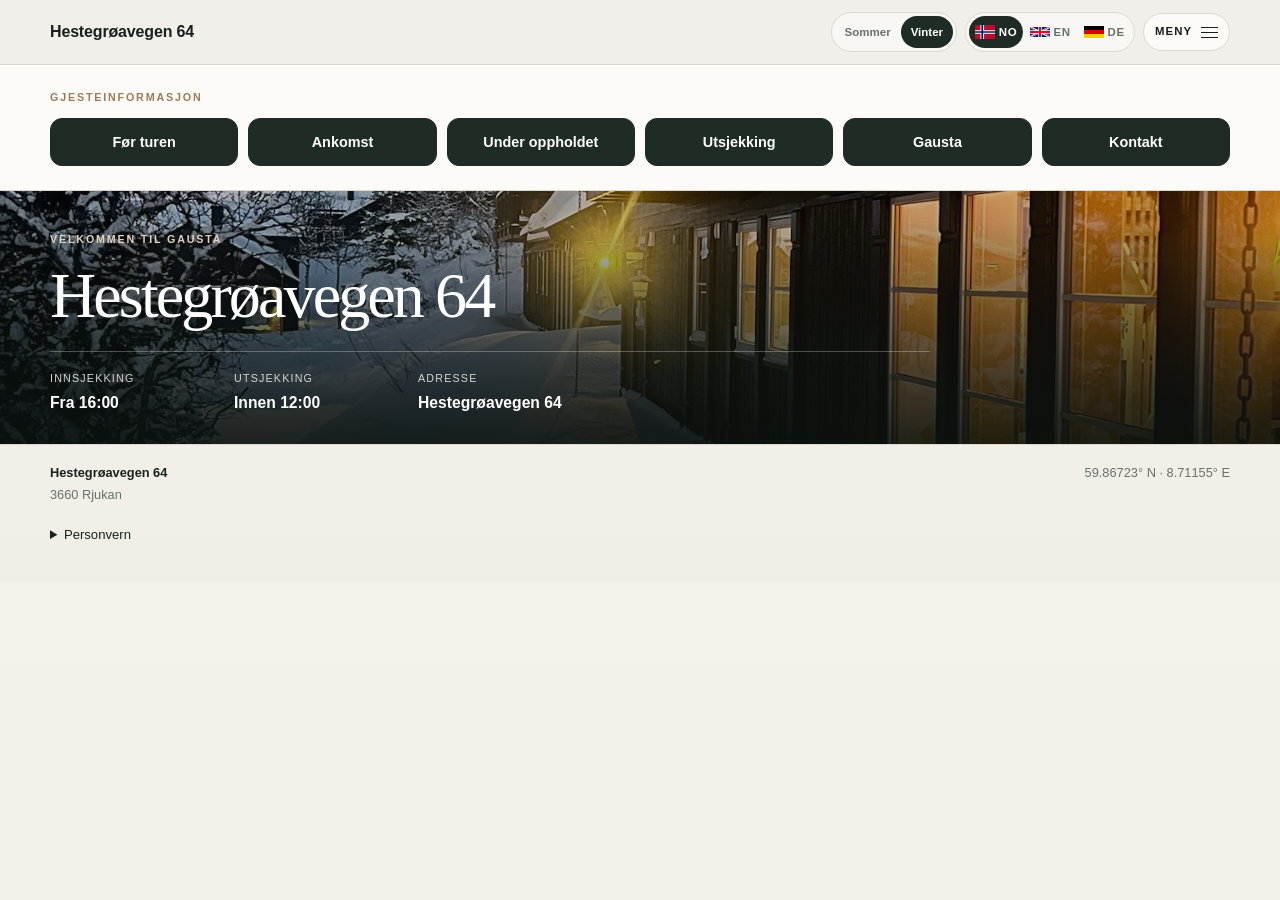
<file: index.html>
<!doctype html>
<html lang="no"><head>
<meta charset="utf-8"><meta name="viewport" content="width=device-width,initial-scale=1"><meta name="theme-color" content="#1d2a24">
<title>Hestegrøavegen 64 · Gjesteinformasjon</title><meta name="description" content="Praktisk gjesteinformasjon for Hestegrøavegen 64 på Gausta.">
<link rel="stylesheet" href="site.css?v=24"></head><body class="home-page">

<header class="topbar">
<div class="wrap topbar-inner">
  <div class="brand-group"><a class="brand" href="index.html">Hestegrøavegen 64</a></div>
  <nav class="nav" id="nav"><div class="nav-mobile-title"><span data-no="Alle sider" data-en="All pages" data-de="Alle Seiten">Alle sider</span></div><a href="before.html" data-no="Før turen" data-en="Before your trip" data-de="Vor der Reise">Før turen</a><a href="arrival.html" data-no="Ankomst" data-en="Arrival" data-de="Anreise">Ankomst</a><a href="cabin.html" data-no="Under oppholdet" data-en="During your stay" data-de="Während des Aufenthalts">Under oppholdet</a><a href="checkout.html" data-no="Utsjekking" data-en="Check-out" data-de="Abreise">Utsjekking</a><a href="area.html" data-no="Gausta" data-en="Gausta" data-de="Gausta">Gausta</a><a href="contact.html" data-no="Kontakt" data-en="Contact" data-de="Kontakt">Kontakt</a></nav>
  <div class="top-actions">
    <div class="season-switch" role="group" aria-label="Sesong" data-aria-no="Sesong" data-aria-en="Season" data-aria-de="Jahreszeit">
      <button class="season-btn" data-season="summer"><span data-no="Sommer" data-en="Summer" data-de="Sommer">Sommer</span></button>
      <button class="season-btn active" data-season="winter"><span data-no="Vinter" data-en="Winter" data-de="Winter">Vinter</span></button>
    </div>
    <div class="lang-switch" role="group" aria-label="Språk" data-aria-no="Språk" data-aria-en="Language" data-aria-de="Sprache"><button type="button" class="lang active" data-lang="no" aria-label="Norsk" lang="no" aria-pressed="true"><img class="lang-flag" src="flag-no.svg" alt="" aria-hidden="true" width="20" height="15"><span>NO</span></button><button type="button" class="lang" data-lang="en" aria-label="English" lang="en" aria-pressed="false"><img class="lang-flag" src="flag-gb.svg" alt="" aria-hidden="true" width="20" height="15"><span>EN</span></button><button type="button" class="lang" data-lang="de" aria-label="Deutsch" lang="de" aria-pressed="false"><img class="lang-flag" src="flag-de.svg" alt="" aria-hidden="true" width="20" height="15"><span>DE</span></button></div>
    <button class="menu-btn" id="menuBtn" aria-expanded="false" aria-controls="nav"><span class="menu-label" data-no="Meny" data-en="Menu" data-de="Menü">Meny</span><span class="hamb"><i></i><i></i><i></i></span></button>
  </div>
</div>
</header>

<main>
<section class="quick-start"><div class="wrap"><p class="kicker" data-no="Gjesteinformasjon" data-en="Guest information" data-de="Gästeinformationen">Gjesteinformasjon</p><nav class="quick-links" aria-label="Snarveier" data-aria-no="Snarveier" data-aria-en="Quick links" data-aria-de="Schnellzugriff"><a class="quick-link" href="before.html" data-no="Før turen" data-en="Before your trip" data-de="Vor der Reise">Før turen</a><a class="quick-link" href="arrival.html" data-no="Ankomst" data-en="Arrival" data-de="Anreise">Ankomst</a><a class="quick-link" href="cabin.html" data-no="Under oppholdet" data-en="During your stay" data-de="Während des Aufenthalts">Under oppholdet</a><a class="quick-link" href="checkout.html" data-no="Utsjekking" data-en="Check-out" data-de="Abreise">Utsjekking</a><a class="quick-link" href="area.html" data-no="Gausta" data-en="Gausta" data-de="Gausta">Gausta</a><a class="quick-link" href="contact.html" data-no="Kontakt" data-en="Contact" data-de="Kontakt">Kontakt</a></nav></div></section>
<section class="hero"><div class="wrap hero-inner">
  <p class="kicker" data-no="Velkommen til Gausta" data-en="Welcome to Gausta" data-de="Willkommen in Gausta">Velkommen til Gausta</p>
  <h1>Hestegrøavegen 64</h1>
  <div class="hero-meta">
    <div><span data-no="Innsjekking" data-en="Check-in" data-de="Check-in">Innsjekking</span><strong data-no="Fra 16:00" data-en="From 16:00" data-de="Ab 16:00 Uhr">Fra 16:00</strong></div>
    <div><span data-no="Utsjekking" data-en="Check-out" data-de="Abreise">Utsjekking</span><strong data-no="Innen 12:00" data-en="By 12:00" data-de="Bis 12:00 Uhr">Innen 12:00</strong></div>
    <div><span data-no="Adresse" data-en="Address" data-de="Adresse">Adresse</span><strong>Hestegrøavegen 64</strong></div>
  </div>
</div></section>

</main>

<footer>
  <div class="wrap footer-grid">
    <div><strong>Hestegrøavegen 64</strong><span>3660 Rjukan</span></div>
    <div><span>59.86723° N · 8.71155° E</span></div>
  </div>
<details class="wrap analytics-note"><summary><span  data-no="Personvern" data-en="Privacy" data-de="Datenschutz">Personvern</span><span data-analytics-badge></span></summary><p  data-no="Vi bruker GoatCounter til å se hvilke sider som blir brukt. En lenke med ref-kode lar oss knytte registrerte besøk til lenken vi har sendt. Referansen kan inneholde fornavn eller kallenavn og vises i statistikken." data-en="We use GoatCounter to see which pages are used. A link with a ref code lets us associate recorded visits with the link we sent. The reference may include a first name or nickname and appears in the statistics." data-de="Wir verwenden GoatCounter, um zu sehen, welche Seiten genutzt werden. Ein Link mit ref-Code ermöglicht es uns, erfasste Besuche dem versendeten Link zuzuordnen. Die Referenz kann einen Vornamen oder Spitznamen enthalten und erscheint in der Statistik.">Vi bruker GoatCounter til å se hvilke sider som blir brukt. En lenke med ref-kode lar oss knytte registrerte besøk til lenken vi har sendt. Referansen kan inneholde fornavn eller kallenavn og vises i statistikken.</p><button type="button" class="btn light" data-analytics-disable data-no="Ikke mål besøk fra denne nettleseren" data-en="Do not measure visits from this browser" data-de="Besuche dieses Browsers nicht erfassen">Ikke mål besøk fra denne nettleseren</button><p data-analytics-status role="status" aria-live="polite"></p></details></footer>
<script src="site.js?v=25"></script>
<script src="analytics.js?v=23"></script>
</body></html>
</file>
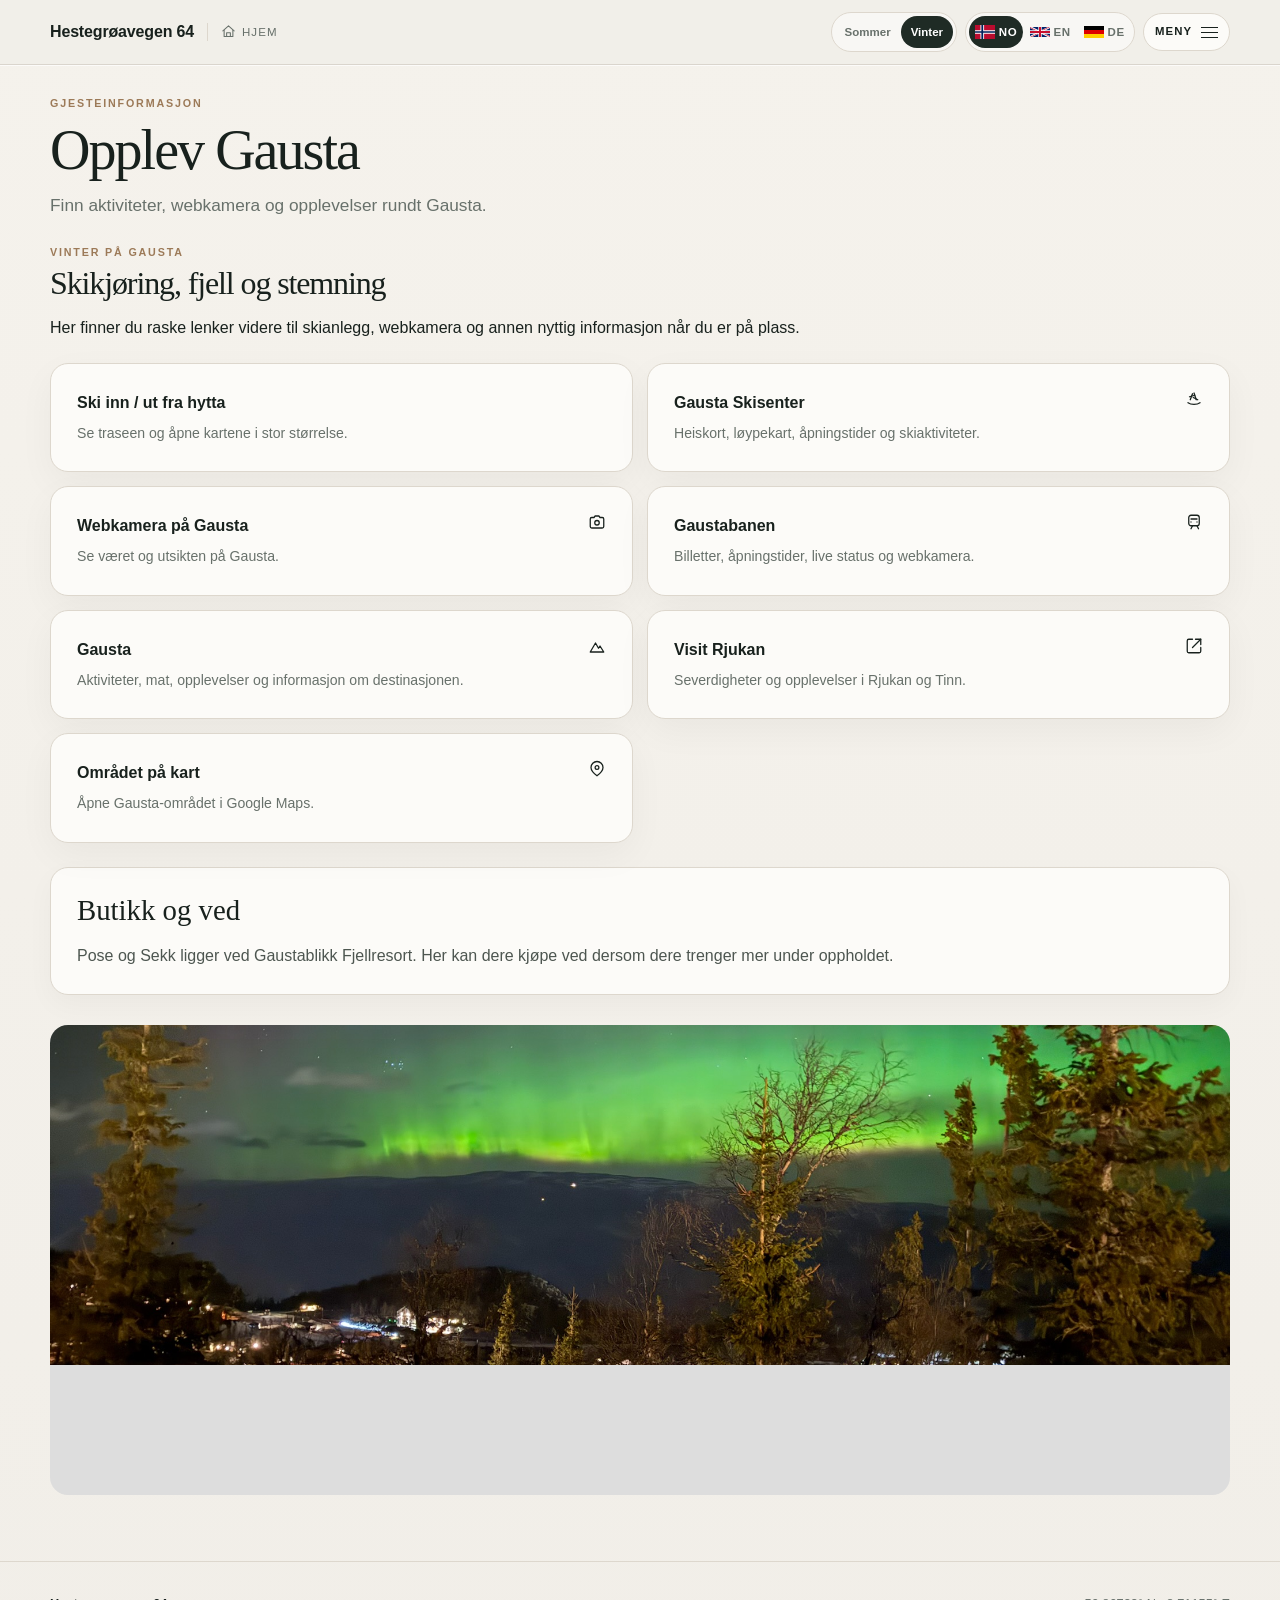
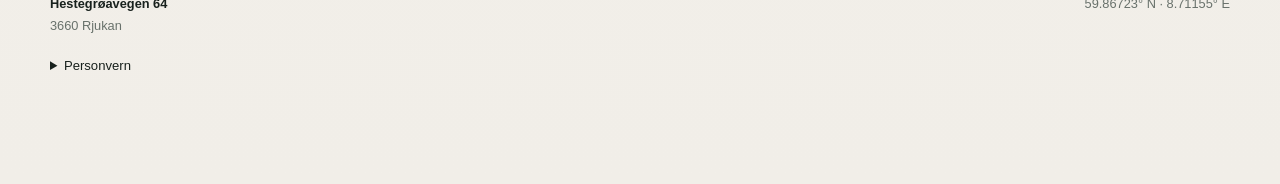
<file: area.html>
<!doctype html>
<html lang="no"><head>
<meta charset="utf-8"><meta name="viewport" content="width=device-width,initial-scale=1">
<meta name="theme-color" content="#1d2a24">
<title>Opplev Gausta · Hestegrøavegen 64</title>
<meta name="description" content="Finn aktiviteter, webkamera og opplevelser rundt Gausta.">
<link rel="stylesheet" href="site.css?v=24">
</head><body>

<header class="topbar">
<div class="wrap topbar-inner">
  <div class="brand-group"><a class="brand" href="index.html">Hestegrøavegen 64</a><a class="home-shortcut" href="index.html"><svg class="mini-icon" viewbox="0 0 24 24" fill="none" stroke="currentColor" stroke-width="1.7" stroke-linecap="round" stroke-linejoin="round" aria-hidden="true"><path d="m3 11 9-8 9 8"/><path d="M5 10v10h14V10"/><path d="M9 20v-6h6v6"/></svg><span data-no="Hjem" data-en="Home" data-de="Startseite">Hjem</span></a></div>
  <nav class="nav" id="nav"><div class="nav-mobile-title"><span data-no="Alle sider" data-en="All pages" data-de="Alle Seiten">Alle sider</span></div><a href="before.html" data-no="Før turen" data-en="Before your trip" data-de="Vor der Reise">Før turen</a><a href="arrival.html" data-no="Ankomst" data-en="Arrival" data-de="Anreise">Ankomst</a><a href="cabin.html" data-no="Under oppholdet" data-en="During your stay" data-de="Während des Aufenthalts">Under oppholdet</a><a href="checkout.html" data-no="Utsjekking" data-en="Check-out" data-de="Abreise">Utsjekking</a><a href="area.html" class="active" aria-current="page" data-no="Gausta" data-en="Gausta" data-de="Gausta">Gausta</a><a href="contact.html" data-no="Kontakt" data-en="Contact" data-de="Kontakt">Kontakt</a></nav>
  <div class="top-actions">
    <div class="season-switch" role="group" aria-label="Sesong" data-aria-no="Sesong" data-aria-en="Season" data-aria-de="Jahreszeit">
      <button class="season-btn" data-season="summer"><span data-no="Sommer" data-en="Summer" data-de="Sommer">Sommer</span></button>
      <button class="season-btn active" data-season="winter"><span data-no="Vinter" data-en="Winter" data-de="Winter">Vinter</span></button>
    </div>
    <div class="lang-switch" role="group" aria-label="Språk" data-aria-no="Språk" data-aria-en="Language" data-aria-de="Sprache"><button type="button" class="lang active" data-lang="no" aria-label="Norsk" lang="no" aria-pressed="true"><img class="lang-flag" src="flag-no.svg" alt="" aria-hidden="true" width="20" height="15"><span>NO</span></button><button type="button" class="lang" data-lang="en" aria-label="English" lang="en" aria-pressed="false"><img class="lang-flag" src="flag-gb.svg" alt="" aria-hidden="true" width="20" height="15"><span>EN</span></button><button type="button" class="lang" data-lang="de" aria-label="Deutsch" lang="de" aria-pressed="false"><img class="lang-flag" src="flag-de.svg" alt="" aria-hidden="true" width="20" height="15"><span>DE</span></button></div>
    <button class="menu-btn" id="menuBtn" aria-expanded="false" aria-controls="nav"><span class="menu-label" data-no="Meny" data-en="Menu" data-de="Menü">Meny</span><span class="hamb"><i></i><i></i><i></i></span></button>
  </div>
</div>
</header>
<nav class="page-quicknav wrap" aria-label="Hurtigmeny" data-aria-no="Hurtigmeny" data-aria-en="Quick navigation" data-aria-de="Schnellnavigation"><a href="before.html" data-no="Før turen" data-en="Before your trip" data-de="Vor der Reise">Før turen</a><a href="arrival.html" data-no="Ankomst" data-en="Arrival" data-de="Anreise">Ankomst</a><a href="cabin.html" data-no="Under oppholdet" data-en="During your stay" data-de="Während des Aufenthalts">Under oppholdet</a><a href="checkout.html" data-no="Utsjekking" data-en="Check-out" data-de="Abreise">Utsjekking</a><a href="area.html" class="active" aria-current="page" data-no="Gausta" data-en="Gausta" data-de="Gausta">Gausta</a><a href="contact.html" data-no="Kontakt" data-en="Contact" data-de="Kontakt">Kontakt</a></nav>
<div class="pagehead"><div class="wrap">
  <p class="kicker" data-no="Gjesteinformasjon" data-en="Guest information" data-de="Gästeinformationen">Gjesteinformasjon</p>
  <h1 data-no="Opplev Gausta" data-en="Explore Gausta" data-de="Gausta erleben">Opplev Gausta</h1>
  <p class="pagelead" data-no="Finn aktiviteter, webkamera og opplevelser rundt Gausta." data-en="Find activities, webcams and experiences around Gausta." data-de="Entdecken Sie Aktivitäten, Webcams und Erlebnisse rund um Gausta.">Finn aktiviteter, webkamera og opplevelser rundt Gausta.</p>
</div></div>
<main class="content"><div class="wrap">

    <div class="gausta-intro winter-only">
      <p class="kicker" data-no="Vinter på Gausta" data-en="Winter at Gausta" data-de="Winter in Gausta">Vinter på Gausta</p>
      <h2 class="section-heading" data-no="Skikjøring, fjell og stemning" data-en="Skiing, mountains and atmosphere" data-de="Skifahren, Berge und gemütliche Atmosphäre">Skikjøring, fjell og stemning</h2>
      <p data-no="Her finner du raske lenker videre til skianlegg, webkamera og annen nyttig informasjon når du er på plass." data-en="Here you will find quick links to the ski resort, webcams and other useful information once you arrive." data-de="Hier finden Sie Links zum Skigebiet, zu Webcams und weitere nützliche Informationen für Ihren Aufenthalt.">Her finner du raske lenker videre til skianlegg, webkamera og annen nyttig informasjon når du er på plass.</p>
    </div>
    <div class="gausta-intro summer-only">
      <p class="kicker" data-no="Sommer på Gausta" data-en="Summer at Gausta" data-de="Sommer in Gausta">Sommer på Gausta</p>
      <h2 class="section-heading" data-no="Turer, utsikt og rolige dager" data-en="Hikes, views and slower days" data-de="Wanderungen, Aussicht und ruhige Tage">Turer, utsikt og rolige dager</h2>
      <p data-no="Sommeren på Gausta byr på turer, utsikt og lange dager ute. Bruk lenkene under for å planlegge aktiviteter og opplevelser i området." data-en="Summer at Gausta is made for hikes, views and long days outside. Use the links below to plan activities and experiences in the area." data-de="Der Sommer in Gausta bietet Wanderungen, schöne Ausblicke und lange Tage im Freien. Mit den folgenden Links können Sie Ihre Aktivitäten in der Umgebung planen.">Sommeren på Gausta byr på turer, utsikt og lange dager ute. Bruk lenkene under for å planlegge aktiviteter og opplevelser i området.</p>
    </div>
<div class="links"><a class="linkcard winter-only" href="ski.html"><div><strong data-no="Ski inn / ut fra hytta" data-en="Ski in / out from the cabin" data-de="Ski-in / Ski-out ab der Hütte">Ski inn / ut fra hytta</strong><span data-no="Se traseen og åpne kartene i stor størrelse." data-en="See the route and open the full-size maps." data-de="Route ansehen und Karten in voller Größe öffnen.">Se traseen og åpne kartene i stor størrelse.</span></div></a>
  <a class="linkcard winter-only" href="https://www.gausta.com/gausta-skisenter/" target="_blank" rel="noopener"><div><strong data-no="Gausta Skisenter" data-en="Gausta Ski Resort" data-de="Skigebiet Gausta">Gausta Skisenter</strong><span data-no="Heiskort, løypekart, åpningstider og skiaktiviteter." data-en="Lift passes, piste map, opening hours and ski activities." data-de="Skipässe, Pistenplan, Öffnungszeiten und Wintersport.">Heiskort, løypekart, åpningstider og skiaktiviteter.</span></div><svg class="icon-svg" viewbox="0 0 24 24" fill="none" stroke="currentColor" stroke-width="1.7" stroke-linecap="round" stroke-linejoin="round" aria-hidden="true"><path d="M4 17c4 3 12 3 16 0"/><path d="M7 13 10 5"/><path d="m12 4 3 9"/><path d="m6 9 7-2"/><path d="m11 10 6 3"/></svg></a>
  <a class="linkcard" href="https://www.gausta.com/webkamera/" target="_blank" rel="noopener"><div><strong data-no="Webkamera på Gausta" data-en="Gausta webcams" data-de="Webcams in Gausta">Webkamera på Gausta</strong><span data-no="Se været og utsikten på Gausta." data-en="See the weather and views at Gausta." data-de="Sehen Sie das Wetter und die Aussicht in Gausta.">Se været og utsikten på Gausta.</span></div><svg class="icon-svg" viewbox="0 0 24 24" fill="none" stroke="currentColor" stroke-width="1.7" stroke-linecap="round" stroke-linejoin="round" aria-hidden="true"><path d="M14.5 4 16 6h3a2 2 0 0 1 2 2v10a2 2 0 0 1-2 2H5a2 2 0 0 1-2-2V8a2 2 0 0 1 2-2h3l1.5-2h5Z"/><circle cx="12" cy="13" r="3"/></svg></a>
  <a class="linkcard" href="https://gaustabanen.no/" target="_blank" rel="noopener"><div><strong>Gaustabanen</strong><span data-no="Billetter, åpningstider, live status og webkamera." data-en="Tickets, opening hours, live status and webcam." data-de="Tickets, Öffnungszeiten, aktueller Betriebsstatus und Webcams.">Billetter, åpningstider, live status og webkamera.</span></div><svg class="icon-svg" viewbox="0 0 24 24" fill="none" stroke="currentColor" stroke-width="1.7" stroke-linecap="round" stroke-linejoin="round" aria-hidden="true"><rect x="5" y="3" width="14" height="14" rx="3"/><path d="M8 21l2-4"/><path d="M16 17l2 4"/><path d="M8 8h8"/><path d="M8 12h.01"/><path d="M16 12h.01"/></svg></a>
  <a class="linkcard" href="https://www.gausta.com/" target="_blank" rel="noopener"><div><strong>Gausta</strong><span data-no="Aktiviteter, mat, opplevelser og informasjon om destinasjonen." data-en="Activities, dining, experiences and destination information." data-de="Aktivitäten, Gastronomie, Erlebnisse und Informationen zum Urlaubsort.">Aktiviteter, mat, opplevelser og informasjon om destinasjonen.</span></div><svg class="icon-svg" viewbox="0 0 24 24" fill="none" stroke="currentColor" stroke-width="1.7" stroke-linecap="round" stroke-linejoin="round" aria-hidden="true"><path d="m3 20 7-12 4 7 2-3 5 8H3Z"/></svg></a>
  <a class="linkcard" href="https://www.visitrjukan.com/" target="_blank" rel="noopener"><div><strong>Visit Rjukan</strong><span data-no="Severdigheter og opplevelser i Rjukan og Tinn." data-en="Attractions and experiences in Rjukan and Tinn." data-de="Sehenswürdigkeiten und Erlebnisse in Rjukan und Tinn.">Severdigheter og opplevelser i Rjukan og Tinn.</span></div><svg class="icon-svg" viewbox="0 0 24 24" fill="none" stroke="currentColor" stroke-width="1.7" stroke-linecap="round" stroke-linejoin="round" aria-hidden="true"><path d="M14 3h7v7"/><path d="M10 14 21 3"/><path d="M21 14v5a2 2 0 0 1-2 2H5a2 2 0 0 1-2-2V5a2 2 0 0 1 2-2h5"/></svg></a>
  <a class="linkcard" href="https://www.google.com/maps/search/?api=1&amp;query=Gausta+Rjukan" target="_blank" rel="noopener"><div><strong data-no="Området på kart" data-en="Area map" data-de="Umgebung auf der Karte">Området på kart</strong><span data-no="Åpne Gausta-området i Google Maps." data-en="Open the Gausta area in Google Maps." data-de="Die Umgebung von Gausta in Google Maps öffnen.">Åpne Gausta-området i Google Maps.</span></div><svg class="icon-svg" viewbox="0 0 24 24" fill="none" stroke="currentColor" stroke-width="1.7" stroke-linecap="round" stroke-linejoin="round" aria-hidden="true"><path d="M20 10c0 5-8 11-8 11S4 15 4 10a8 8 0 1 1 16 0Z"/><circle cx="12" cy="10" r="2.5"/></svg></a>
</div>
<div class="section-zero"><section class="info-card"><h2 data-no="Butikk og ved" data-en="Shop and firewood" data-de="Geschäft und Brennholz">Butikk og ved</h2><p data-no="Pose og Sekk ligger ved Gaustablikk Fjellresort. Her kan dere kjøpe ved dersom dere trenger mer under oppholdet." data-en="Pose og Sekk is by Gaustablikk Fjellresort. You can buy extra firewood here during your stay." data-de="Pose og Sekk liegt beim Gaustablikk Fjellresort. Dort können Sie zusätzliches Brennholz für Ihren Aufenthalt kaufen.">Pose og Sekk ligger ved Gaustablikk Fjellresort. Her kan dere kjøpe ved dersom dere trenger mer under oppholdet.</p></section></div><div class="season-showcase compact" data-season-panel="winter">
  <div class="gausta-photo">
    <div class="showcase-media compact-media">
      <div class="media-card large"><img loading="lazy" decoding="async" src="aurora.jpg" alt="Nordlys over Gausta" data-alt-no="Nordlys over Gausta" data-alt-en="Northern lights over Gausta" data-alt-de="Nordlichter über Gausta"></div>
    </div>

  </div>
</div>

<div class="season-showcase compact" data-season-panel="summer">
  <div class="gausta-photo">
    <div class="showcase-media compact-media">
      <div class="media-card large"><img loading="lazy" decoding="async" src="summer-deck.jpg" alt="Terrasse med sommerutsikt" data-alt-no="Terrasse med sommerutsikt" data-alt-en="Terrace with summer views" data-alt-de="Terrasse mit Sommerausblick"></div>
    </div>

  </div>
</div>

</div></main>

<footer>
  <div class="wrap footer-grid">
    <div><strong>Hestegrøavegen 64</strong><span>3660 Rjukan</span></div>
    <div><span>59.86723° N · 8.71155° E</span></div>
  </div>
<details class="wrap analytics-note"><summary><span  data-no="Personvern" data-en="Privacy" data-de="Datenschutz">Personvern</span><span data-analytics-badge></span></summary><p  data-no="Vi bruker GoatCounter til å se hvilke sider som blir brukt. En lenke med ref-kode lar oss knytte registrerte besøk til lenken vi har sendt. Referansen kan inneholde fornavn eller kallenavn og vises i statistikken." data-en="We use GoatCounter to see which pages are used. A link with a ref code lets us associate recorded visits with the link we sent. The reference may include a first name or nickname and appears in the statistics." data-de="Wir verwenden GoatCounter, um zu sehen, welche Seiten genutzt werden. Ein Link mit ref-Code ermöglicht es uns, erfasste Besuche dem versendeten Link zuzuordnen. Die Referenz kann einen Vornamen oder Spitznamen enthalten und erscheint in der Statistik.">Vi bruker GoatCounter til å se hvilke sider som blir brukt. En lenke med ref-kode lar oss knytte registrerte besøk til lenken vi har sendt. Referansen kan inneholde fornavn eller kallenavn og vises i statistikken.</p><button type="button" class="btn light" data-analytics-disable data-no="Ikke mål besøk fra denne nettleseren" data-en="Do not measure visits from this browser" data-de="Besuche dieses Browsers nicht erfassen">Ikke mål besøk fra denne nettleseren</button><p data-analytics-status role="status" aria-live="polite"></p></details></footer>

<script src="site.js?v=25"></script>
<script src="analytics.js?v=23"></script>
</body></html>
</file>
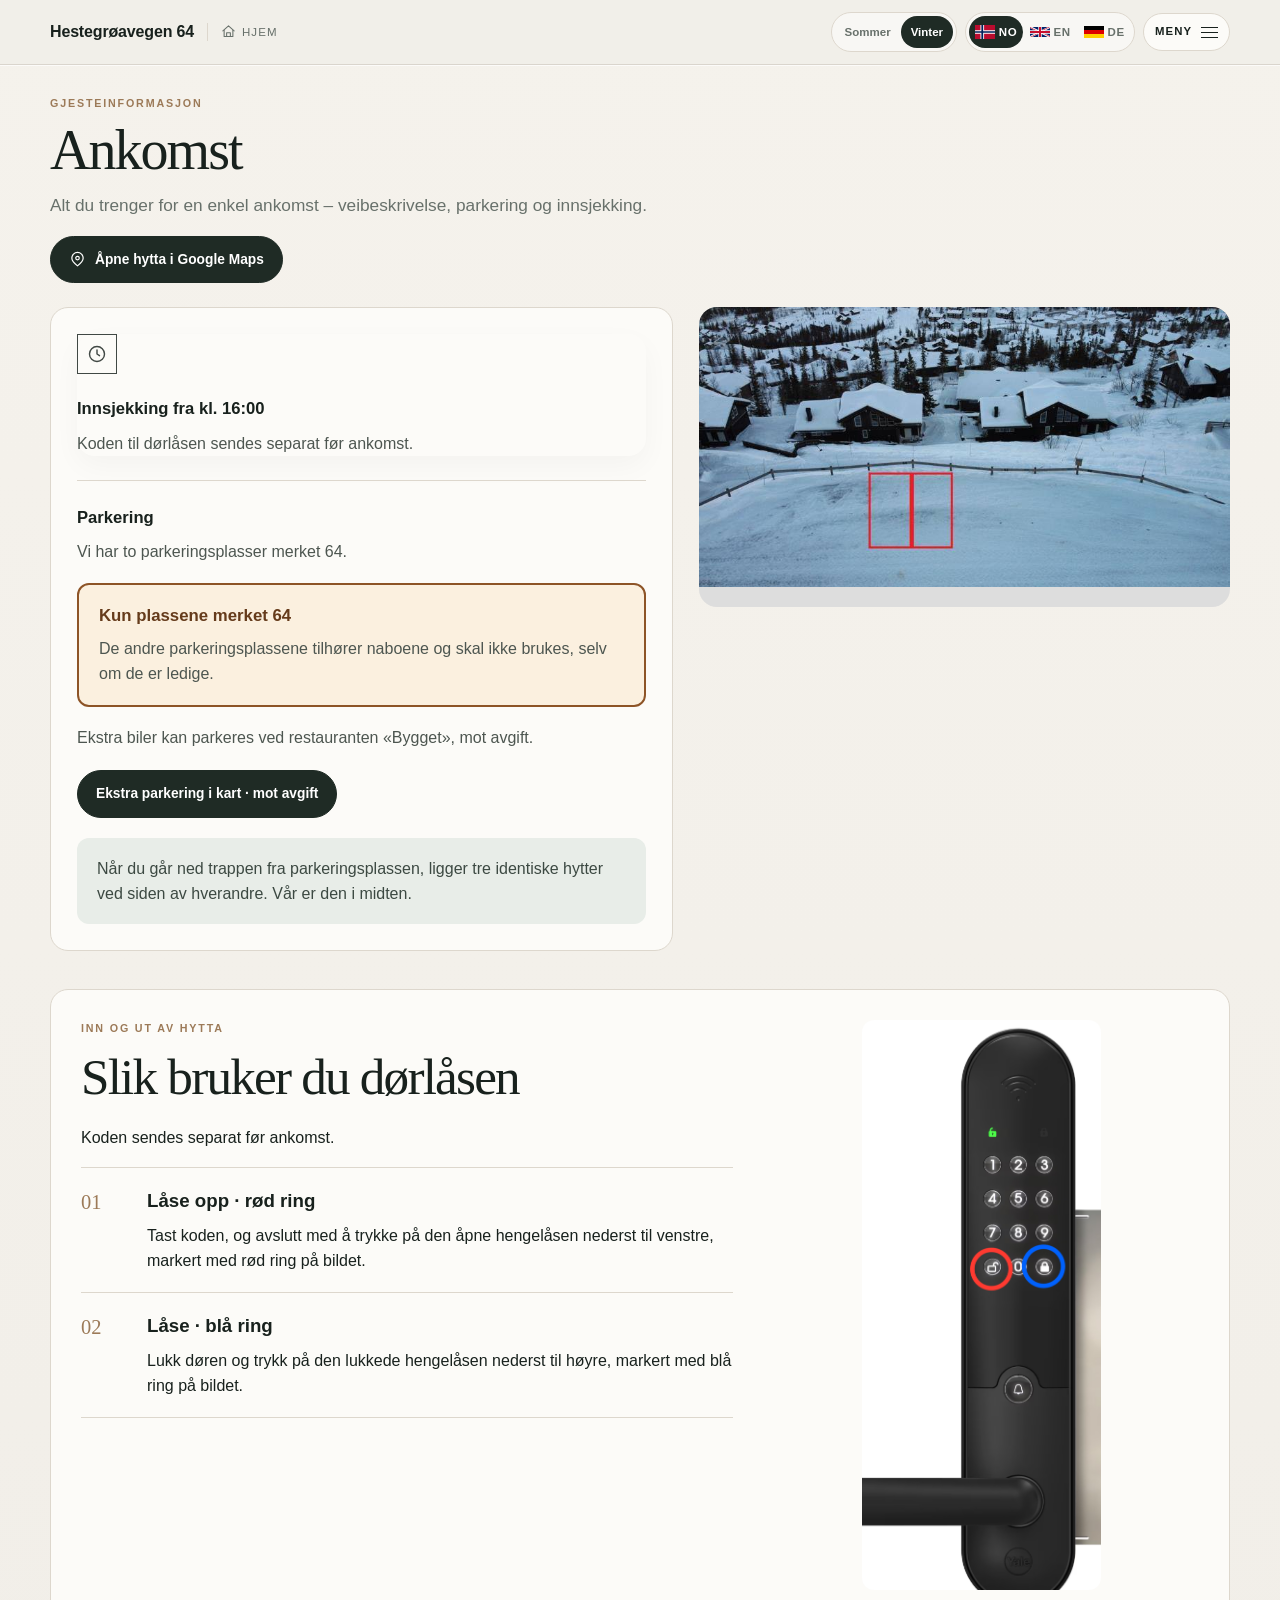
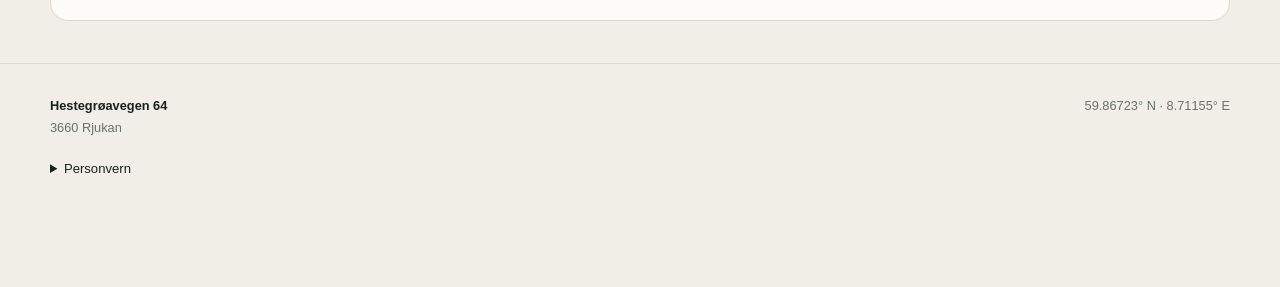
<file: arrival.html>
<!doctype html>
<html lang="no"><head>
<meta charset="utf-8"><meta name="viewport" content="width=device-width,initial-scale=1">
<meta name="theme-color" content="#1d2a24">
<title>Ankomst · Hestegrøavegen 64</title>
<meta name="description" content="Alt du trenger for en enkel ankomst – veibeskrivelse, parkering og innsjekking.">
<link rel="stylesheet" href="site.css?v=24">
</head><body>

<header class="topbar">
<div class="wrap topbar-inner">
  <div class="brand-group"><a class="brand" href="index.html">Hestegrøavegen 64</a><a class="home-shortcut" href="index.html"><svg class="mini-icon" viewbox="0 0 24 24" fill="none" stroke="currentColor" stroke-width="1.7" stroke-linecap="round" stroke-linejoin="round" aria-hidden="true"><path d="m3 11 9-8 9 8"/><path d="M5 10v10h14V10"/><path d="M9 20v-6h6v6"/></svg><span data-no="Hjem" data-en="Home" data-de="Startseite">Hjem</span></a></div>
  <nav class="nav" id="nav"><div class="nav-mobile-title"><span data-no="Alle sider" data-en="All pages" data-de="Alle Seiten">Alle sider</span></div><a href="before.html" data-no="Før turen" data-en="Before your trip" data-de="Vor der Reise">Før turen</a><a href="arrival.html" class="active" aria-current="page" data-no="Ankomst" data-en="Arrival" data-de="Anreise">Ankomst</a><a href="cabin.html" data-no="Under oppholdet" data-en="During your stay" data-de="Während des Aufenthalts">Under oppholdet</a><a href="checkout.html" data-no="Utsjekking" data-en="Check-out" data-de="Abreise">Utsjekking</a><a href="area.html" data-no="Gausta" data-en="Gausta" data-de="Gausta">Gausta</a><a href="contact.html" data-no="Kontakt" data-en="Contact" data-de="Kontakt">Kontakt</a></nav>
  <div class="top-actions">
    <div class="season-switch" role="group" aria-label="Sesong" data-aria-no="Sesong" data-aria-en="Season" data-aria-de="Jahreszeit">
      <button class="season-btn" data-season="summer"><span data-no="Sommer" data-en="Summer" data-de="Sommer">Sommer</span></button>
      <button class="season-btn active" data-season="winter"><span data-no="Vinter" data-en="Winter" data-de="Winter">Vinter</span></button>
    </div>
    <div class="lang-switch" role="group" aria-label="Språk" data-aria-no="Språk" data-aria-en="Language" data-aria-de="Sprache"><button type="button" class="lang active" data-lang="no" aria-label="Norsk" lang="no" aria-pressed="true"><img class="lang-flag" src="flag-no.svg" alt="" aria-hidden="true" width="20" height="15"><span>NO</span></button><button type="button" class="lang" data-lang="en" aria-label="English" lang="en" aria-pressed="false"><img class="lang-flag" src="flag-gb.svg" alt="" aria-hidden="true" width="20" height="15"><span>EN</span></button><button type="button" class="lang" data-lang="de" aria-label="Deutsch" lang="de" aria-pressed="false"><img class="lang-flag" src="flag-de.svg" alt="" aria-hidden="true" width="20" height="15"><span>DE</span></button></div>
    <button class="menu-btn" id="menuBtn" aria-expanded="false" aria-controls="nav"><span class="menu-label" data-no="Meny" data-en="Menu" data-de="Menü">Meny</span><span class="hamb"><i></i><i></i><i></i></span></button>
  </div>
</div>
</header>
<nav class="page-quicknav wrap" aria-label="Hurtigmeny" data-aria-no="Hurtigmeny" data-aria-en="Quick navigation" data-aria-de="Schnellnavigation"><a href="before.html" data-no="Før turen" data-en="Before your trip" data-de="Vor der Reise">Før turen</a><a href="arrival.html" class="active" aria-current="page" data-no="Ankomst" data-en="Arrival" data-de="Anreise">Ankomst</a><a href="cabin.html" data-no="Under oppholdet" data-en="During your stay" data-de="Während des Aufenthalts">Under oppholdet</a><a href="checkout.html" data-no="Utsjekking" data-en="Check-out" data-de="Abreise">Utsjekking</a><a href="area.html" data-no="Gausta" data-en="Gausta" data-de="Gausta">Gausta</a><a href="contact.html" data-no="Kontakt" data-en="Contact" data-de="Kontakt">Kontakt</a></nav>
<div class="pagehead"><div class="wrap">
  <p class="kicker" data-no="Gjesteinformasjon" data-en="Guest information" data-de="Gästeinformationen">Gjesteinformasjon</p>
  <h1 data-no="Ankomst" data-en="Arrival" data-de="Anreise">Ankomst</h1>
  <p class="pagelead" data-no="Alt du trenger for en enkel ankomst – veibeskrivelse, parkering og innsjekking." data-en="Everything you need for an easy arrival – directions, parking and check-in." data-de="Alles für eine entspannte Anreise: Wegbeschreibung, Parkplätze und Check-in.">Alt du trenger for en enkel ankomst – veibeskrivelse, parkering og innsjekking.</p>
<div class="btnrow"><a class="btn" href="https://www.google.com/maps/search/?api=1&amp;query=59.86723,8.71155" target="_blank" rel="noopener"><svg class="icon-svg" viewbox="0 0 24 24" fill="none" stroke="currentColor" stroke-width="1.7" stroke-linecap="round" stroke-linejoin="round" aria-hidden="true"><path d="M20 10c0 5-8 11-8 11S4 15 4 10a8 8 0 1 1 16 0Z"/><circle cx="12" cy="10" r="2.5"/></svg><span data-no="Åpne hytta i Google Maps" data-en="Open the cabin in Google Maps" data-de="Hütte in Google Maps öffnen">Åpne hytta i Google Maps</span></a></div>
</div></div>
<main class="content"><div class="wrap">
<div class="two">
  <div class="card">
    <div class="info-card" style="border:0;padding:0;background:transparent">
      <div class="icon-wrap"><svg class="icon-svg" viewbox="0 0 24 24" fill="none" stroke="currentColor" stroke-width="1.7" stroke-linecap="round" stroke-linejoin="round" aria-hidden="true"><circle cx="12" cy="12" r="9"/><path d="M12 7v5l3 2"/></svg></div>
      <h3 data-no="Innsjekking fra kl. 16:00" data-en="Check-in from 16:00" data-de="Check-in ab 16:00 Uhr">Innsjekking fra kl. 16:00</h3>
      <p data-no="Koden til dørlåsen sendes separat før ankomst." data-en="The door code is sent separately before arrival." data-de="Den Türcode erhalten Sie vor der Anreise separat.">Koden til dørlåsen sendes separat før ankomst.</p>
    </div>
    <div style="height:1px;background:var(--line);margin:24px 0"></div>

<h3 data-no="Parkering" data-en="Parking" data-de="Parken">Parkering</h3>
    <p data-no="Vi har to parkeringsplasser merket 64." data-en="We have two parking spaces marked 64." data-de="Wir haben zwei mit 64 gekennzeichnete Parkplätze.">Vi har to parkeringsplasser merket 64.</p><div class="parking-important"><strong data-no="Kun plassene merket 64" data-en="Only the spaces marked 64" data-de="Nur die mit 64 gekennzeichneten Plätze">Kun plassene merket 64</strong><p data-no="De andre parkeringsplassene tilhører naboene og skal ikke brukes, selv om de er ledige." data-en="The other parking spaces belong to the neighbours and must not be used, even when empty." data-de="Die anderen Parkplätze gehören den Nachbarn und dürfen nicht genutzt werden, auch wenn sie frei sind.">De andre parkeringsplassene tilhører naboene og skal ikke brukes, selv om de er ledige.</p></div><p data-no="Ekstra biler kan parkeres ved restauranten «Bygget», mot avgift." data-en="Additional vehicles can park at the restaurant ‘Bygget’ for a fee." data-de="Weitere Fahrzeuge können gegen Gebühr beim Restaurant „Bygget“ geparkt werden.">Ekstra biler kan parkeres ved restauranten «Bygget», mot avgift.</p>
<div class="btnrow"><a class="btn" href="https://maps.app.goo.gl/F4H114q5ZDkxrmQi9?g_st=ic" target="_blank" rel="noopener" data-no="Ekstra parkering i kart · mot avgift" data-en="Extra parking on map · fees apply" data-de="Zusätzliche Parkplätze auf der Karte · gebührenpflichtig">Ekstra parkering i kart · mot avgift</a></div>
    <div class="note" data-no="Når du går ned trappen fra parkeringsplassen, ligger tre identiske hytter ved siden av hverandre. Vår er den i midten." data-en="When you walk down the stairs from the parking area, you will see three identical cabins. Ours is the one in the middle." data-de="Wenn Sie die Treppe vom Parkplatz hinuntergehen, sehen Sie drei identische Hütten nebeneinander. Unsere ist die mittlere.">Når du går ned trappen fra parkeringsplassen, ligger tre identiske hytter ved siden av hverandre. Vår er den i midten.</div>

  </div>
  <div class="photo"><img loading="lazy" decoding="async" src="parking.jpg" alt="Parking" data-alt-no="Parking" data-alt-en="Parking" data-alt-de="Parkplatz"></div>
</div>
<section class="section lock-guide anchor-section" id="door-lock"><div><p class="kicker" data-no="Inn og ut av hytta" data-en="Entering and leaving" data-de="Die Hütte betreten und verlassen">Inn og ut av hytta</p><h2 class="section-heading" data-no="Slik bruker du dørlåsen" data-en="How to use the door lock" data-de="So bedienen Sie das Türschloss">Slik bruker du dørlåsen</h2><p data-no="Koden sendes separat før ankomst." data-en="The code is sent separately before arrival." data-de="Den Code erhalten Sie vor der Anreise separat.">Koden sendes separat før ankomst.</p><div class="steps"><div class="step"><div class="step-num">01</div><div><h3 data-no="Låse opp · rød ring" data-en="Unlock · red circle" data-de="Entriegeln · roter Kreis">Låse opp · rød ring</h3><p data-no="Tast koden, og avslutt med å trykke på den åpne hengelåsen nederst til venstre, markert med rød ring på bildet." data-en="Enter the code, then press the open padlock at the bottom left, marked with a red circle in the photo." data-de="Geben Sie den Code ein und drücken Sie anschließend auf das offene Vorhängeschloss unten links, das auf dem Bild rot eingekreist ist.">Tast koden, og avslutt med å trykke på den åpne hengelåsen nederst til venstre, markert med rød ring på bildet.</p></div></div><div class="step"><div class="step-num">02</div><div><h3 data-no="Låse · blå ring" data-en="Lock · blue circle" data-de="Verriegeln · blauer Kreis">Låse · blå ring</h3><p data-no="Lukk døren og trykk på den lukkede hengelåsen nederst til høyre, markert med blå ring på bildet." data-en="Close the door and press the closed padlock at the bottom right, marked with a blue circle in the photo." data-de="Schließen Sie die Tür und drücken Sie auf das geschlossene Vorhängeschloss unten rechts, das auf dem Bild blau eingekreist ist.">Lukk døren og trykk på den lukkede hengelåsen nederst til høyre, markert med blå ring på bildet.</p></div></div></div></div><figure class="lock-photo"><img loading="lazy" decoding="async" src="door-lock.jpg" alt="Dørlås med rød ring rundt åpen hengelås og blå ring rundt lukket hengelås" data-alt-no="Dørlås med rød ring rundt åpen hengelås og blå ring rundt lukket hengelås" data-alt-en="Door lock with the open padlock circled in red and the closed padlock circled in blue" width="495" height="1180" data-alt-de="Türschloss mit rot eingekreistem offenem und blau eingekreistem geschlossenem Vorhängeschloss"></figure></section>
</div></main>

<footer>
  <div class="wrap footer-grid">
    <div><strong>Hestegrøavegen 64</strong><span>3660 Rjukan</span></div>
    <div><span>59.86723° N · 8.71155° E</span></div>
  </div>
<details class="wrap analytics-note"><summary><span  data-no="Personvern" data-en="Privacy" data-de="Datenschutz">Personvern</span><span data-analytics-badge></span></summary><p  data-no="Vi bruker GoatCounter til å se hvilke sider som blir brukt. En lenke med ref-kode lar oss knytte registrerte besøk til lenken vi har sendt. Referansen kan inneholde fornavn eller kallenavn og vises i statistikken." data-en="We use GoatCounter to see which pages are used. A link with a ref code lets us associate recorded visits with the link we sent. The reference may include a first name or nickname and appears in the statistics." data-de="Wir verwenden GoatCounter, um zu sehen, welche Seiten genutzt werden. Ein Link mit ref-Code ermöglicht es uns, erfasste Besuche dem versendeten Link zuzuordnen. Die Referenz kann einen Vornamen oder Spitznamen enthalten und erscheint in der Statistik.">Vi bruker GoatCounter til å se hvilke sider som blir brukt. En lenke med ref-kode lar oss knytte registrerte besøk til lenken vi har sendt. Referansen kan inneholde fornavn eller kallenavn og vises i statistikken.</p><button type="button" class="btn light" data-analytics-disable data-no="Ikke mål besøk fra denne nettleseren" data-en="Do not measure visits from this browser" data-de="Besuche dieses Browsers nicht erfassen">Ikke mål besøk fra denne nettleseren</button><p data-analytics-status role="status" aria-live="polite"></p></details></footer>

<script src="site.js?v=25"></script>
<script src="analytics.js?v=23"></script>
</body></html>
</file>
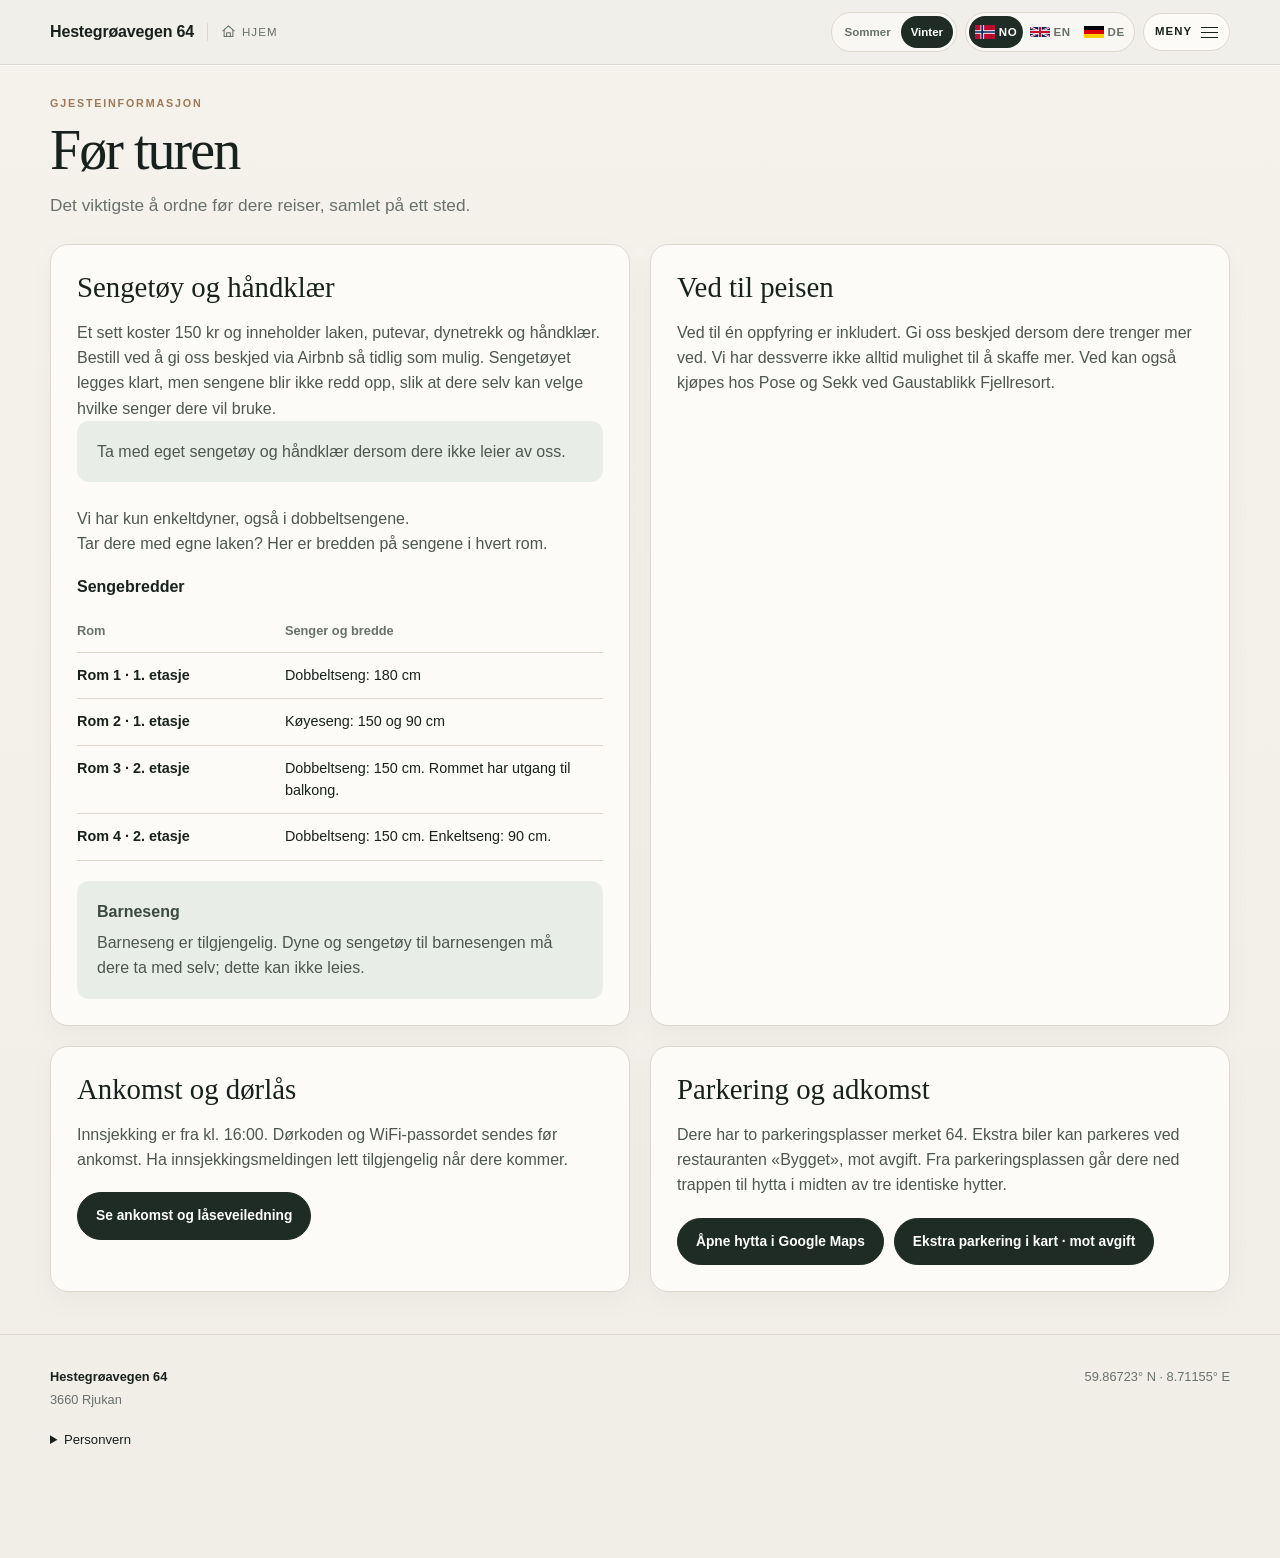
<file: before.html>
<!doctype html>
<html lang="no"><head>
<meta charset="utf-8"><meta name="viewport" content="width=device-width,initial-scale=1">
<meta name="theme-color" content="#1d2a24">
<title>Før turen · Hestegrøavegen 64</title>
<meta name="description" content="Det viktigste å ordne før dere reiser, samlet på ett sted.">
<link rel="stylesheet" href="site.css?v=24">
</head><body>

<header class="topbar">
<div class="wrap topbar-inner">
  <div class="brand-group"><a class="brand" href="index.html">Hestegrøavegen 64</a><a class="home-shortcut" href="index.html"><svg class="mini-icon" viewbox="0 0 24 24" fill="none" stroke="currentColor" stroke-width="1.7" stroke-linecap="round" stroke-linejoin="round" aria-hidden="true"><path d="m3 11 9-8 9 8"/><path d="M5 10v10h14V10"/><path d="M9 20v-6h6v6"/></svg><span data-no="Hjem" data-en="Home" data-de="Startseite">Hjem</span></a></div>
  <nav class="nav" id="nav"><div class="nav-mobile-title"><span data-no="Alle sider" data-en="All pages" data-de="Alle Seiten">Alle sider</span></div><a href="before.html" class="active" aria-current="page" data-no="Før turen" data-en="Before your trip" data-de="Vor der Reise">Før turen</a><a href="arrival.html" data-no="Ankomst" data-en="Arrival" data-de="Anreise">Ankomst</a><a href="cabin.html" data-no="Under oppholdet" data-en="During your stay" data-de="Während des Aufenthalts">Under oppholdet</a><a href="checkout.html" data-no="Utsjekking" data-en="Check-out" data-de="Abreise">Utsjekking</a><a href="area.html" data-no="Gausta" data-en="Gausta" data-de="Gausta">Gausta</a><a href="contact.html" data-no="Kontakt" data-en="Contact" data-de="Kontakt">Kontakt</a></nav>
  <div class="top-actions">
    <div class="season-switch" role="group" aria-label="Sesong" data-aria-no="Sesong" data-aria-en="Season" data-aria-de="Jahreszeit">
      <button class="season-btn" data-season="summer"><span data-no="Sommer" data-en="Summer" data-de="Sommer">Sommer</span></button>
      <button class="season-btn active" data-season="winter"><span data-no="Vinter" data-en="Winter" data-de="Winter">Vinter</span></button>
    </div>
    <div class="lang-switch" role="group" aria-label="Språk" data-aria-no="Språk" data-aria-en="Language" data-aria-de="Sprache"><button type="button" class="lang active" data-lang="no" aria-label="Norsk" lang="no" aria-pressed="true"><img class="lang-flag" src="flag-no.svg" alt="" aria-hidden="true" width="20" height="15"><span>NO</span></button><button type="button" class="lang" data-lang="en" aria-label="English" lang="en" aria-pressed="false"><img class="lang-flag" src="flag-gb.svg" alt="" aria-hidden="true" width="20" height="15"><span>EN</span></button><button type="button" class="lang" data-lang="de" aria-label="Deutsch" lang="de" aria-pressed="false"><img class="lang-flag" src="flag-de.svg" alt="" aria-hidden="true" width="20" height="15"><span>DE</span></button></div>
    <button class="menu-btn" id="menuBtn" aria-expanded="false" aria-controls="nav"><span class="menu-label" data-no="Meny" data-en="Menu" data-de="Menü">Meny</span><span class="hamb"><i></i><i></i><i></i></span></button>
  </div>
</div>
</header>
<nav class="page-quicknav wrap" aria-label="Hurtigmeny" data-aria-no="Hurtigmeny" data-aria-en="Quick navigation" data-aria-de="Schnellnavigation"><a href="before.html" class="active" aria-current="page" data-no="Før turen" data-en="Before your trip" data-de="Vor der Reise">Før turen</a><a href="arrival.html" data-no="Ankomst" data-en="Arrival" data-de="Anreise">Ankomst</a><a href="cabin.html" data-no="Under oppholdet" data-en="During your stay" data-de="Während des Aufenthalts">Under oppholdet</a><a href="checkout.html" data-no="Utsjekking" data-en="Check-out" data-de="Abreise">Utsjekking</a><a href="area.html" data-no="Gausta" data-en="Gausta" data-de="Gausta">Gausta</a><a href="contact.html" data-no="Kontakt" data-en="Contact" data-de="Kontakt">Kontakt</a></nav>
<div class="pagehead"><div class="wrap">
  <p class="kicker" data-no="Gjesteinformasjon" data-en="Guest information" data-de="Gästeinformationen">Gjesteinformasjon</p>
  <h1 data-no="Før turen" data-en="Before your trip" data-de="Vor der Reise">Før turen</h1>
  <p class="pagelead" data-no="Det viktigste å ordne før dere reiser, samlet på ett sted." data-en="The essentials to arrange before you travel, all in one place." data-de="Alles, was Sie vor der Abfahrt organisieren sollten, an einem Ort.">Det viktigste å ordne før dere reiser, samlet på ett sted.</p>
</div></div>
<main class="content"><div class="wrap"><div class="pretrip-grid"><section class="info-card"><h2 data-no="Sengetøy og håndklær" data-en="Bed linen and towels" data-de="Bettwäsche und Handtücher">Sengetøy og håndklær</h2><p data-no="Et sett koster 150 kr og inneholder laken, putevar, dynetrekk og håndklær. Bestill ved å gi oss beskjed via Airbnb så tidlig som mulig. Sengetøyet legges klart, men sengene blir ikke redd opp, slik at dere selv kan velge hvilke senger dere vil bruke." data-en="A set costs NOK 150 and includes a sheet, pillowcase, duvet cover and towels. Please order as early as possible by messaging us on Airbnb. Linen will be placed ready, but the beds will not be made so you can choose which beds to use." data-de="Ein Set kostet 150 NOK und enthält ein Bettlaken, einen Kissenbezug, einen Bettdeckenbezug und Handtücher. Bestellen Sie bitte möglichst früh per Nachricht über Airbnb. Die Bettwäsche liegt bereit, die Betten sind jedoch nicht bezogen, damit Sie selbst wählen können, welche Betten Sie nutzen möchten.">Et sett koster 150 kr og inneholder laken, putevar, dynetrekk og håndklær. Bestill ved å gi oss beskjed via Airbnb så tidlig som mulig. Sengetøyet legges klart, men sengene blir ikke redd opp, slik at dere selv kan velge hvilke senger dere vil bruke.</p><p class="note" data-no="Ta med eget sengetøy og håndklær dersom dere ikke leier av oss." data-en="Bring your own bed linen and towels if you are not renting from us." data-de="Bringen Sie eigene Bettwäsche und Handtücher mit, wenn Sie diese nicht bei uns mieten.">Ta med eget sengetøy og håndklær dersom dere ikke leier av oss.</p><div class="bed-info"><p data-no="Vi har kun enkeltdyner, også i dobbeltsengene." data-en="We provide single duvets, including for the double beds." data-de="Es gibt nur Einzelbettdecken, auch in den Doppelbetten.">Vi har kun enkeltdyner, også i dobbeltsengene.</p><p data-no="Tar dere med egne laken? Her er bredden på sengene i hvert rom." data-en="Bringing your own sheets? Here are the bed widths in each room." data-de="Bringen Sie eigene Bettlaken mit? Hier finden Sie die Bettbreiten in jedem Zimmer.">Tar dere med egne laken? Her er bredden på sengene i hvert rom.</p><table class="bed-sizes"><caption data-no="Sengebredder" data-en="Bed widths" data-de="Bettbreiten">Sengebredder</caption><thead><tr><th scope="col" data-no="Rom" data-en="Room" data-de="Zimmer">Rom</th><th scope="col" data-no="Senger og bredde" data-en="Beds and widths" data-de="Betten und Breiten">Senger og bredde</th></tr></thead><tbody><tr><th scope="row" data-no="Rom 1 · 1. etasje" data-en="Room 1 · Ground floor" data-de="Zimmer 1 · Erdgeschoss">Rom 1 · 1. etasje</th><td data-no="Dobbeltseng: 180 cm" data-en="Double bed: 180 cm" data-de="Doppelbett: 180 cm">Dobbeltseng: 180 cm</td></tr><tr><th scope="row" data-no="Rom 2 · 1. etasje" data-en="Room 2 · Ground floor" data-de="Zimmer 2 · Erdgeschoss">Rom 2 · 1. etasje</th><td data-no="Køyeseng: 150 og 90 cm" data-en="Bunk bed: 150 and 90 cm" data-de="Etagenbett: 150 und 90 cm">Køyeseng: 150 og 90 cm</td></tr><tr><th scope="row" data-no="Rom 3 · 2. etasje" data-en="Room 3 · Upper floor" data-de="Zimmer 3 · Obergeschoss">Rom 3 · 2. etasje</th><td data-no="Dobbeltseng: 150 cm. Rommet har utgang til balkong." data-en="Double bed: 150 cm. The room has access to the balcony." data-de="Doppelbett: 150 cm. Das Zimmer hat Zugang zum Balkon.">Dobbeltseng: 150 cm. Rommet har utgang til balkong.</td></tr><tr><th scope="row" data-no="Rom 4 · 2. etasje" data-en="Room 4 · Upper floor" data-de="Zimmer 4 · Obergeschoss">Rom 4 · 2. etasje</th><td data-no="Dobbeltseng: 150 cm. Enkeltseng: 90 cm." data-en="Double bed: 150 cm. Single bed: 90 cm." data-de="Doppelbett: 150 cm. Einzelbett: 90 cm.">Dobbeltseng: 150 cm. Enkeltseng: 90 cm.</td></tr></tbody></table><div class="note"><strong data-no="Barneseng" data-en="Cot" data-de="Kinderbett">Barneseng</strong><p data-no="Barneseng er tilgjengelig. Dyne og sengetøy til barnesengen må dere ta med selv; dette kan ikke leies." data-en="A cot is available. Please bring your own duvet and bed linen for the cot; these cannot be rented." data-de="Ein Kinderbett ist vorhanden. Bitte bringen Sie eine Bettdecke und Bettwäsche für das Kinderbett selbst mit; diese können nicht gemietet werden.">Barneseng er tilgjengelig. Dyne og sengetøy til barnesengen må dere ta med selv; dette kan ikke leies.</p></div></div></section><section class="info-card"><h2 data-no="Ved til peisen" data-en="Firewood" data-de="Brennholz für den Kamin">Ved til peisen</h2><p data-no="Ved til én oppfyring er inkludert. Gi oss beskjed dersom dere trenger mer ved. Vi har dessverre ikke alltid mulighet til å skaffe mer. Ved kan også kjøpes hos Pose og Sekk ved Gaustablikk Fjellresort." data-en="Firewood for one fire is included. Please let us know if you need more. Unfortunately, we cannot always supply extra firewood. You can also buy firewood at Pose og Sekk by Gaustablikk Fjellresort." data-de="Brennholz für einmaliges Anheizen ist inbegriffen. Geben Sie uns Bescheid, wenn Sie mehr Holz benötigen. Leider können wir nicht immer zusätzliches Holz besorgen. Brennholz können Sie auch bei Pose og Sekk beim Gaustablikk Fjellresort kaufen.">Ved til én oppfyring er inkludert. Gi oss beskjed dersom dere trenger mer ved. Vi har dessverre ikke alltid mulighet til å skaffe mer. Ved kan også kjøpes hos Pose og Sekk ved Gaustablikk Fjellresort.</p></section><section class="info-card"><h2 data-no="Ankomst og dørlås" data-en="Arrival and door lock" data-de="Anreise und Türschloss">Ankomst og dørlås</h2><p data-no="Innsjekking er fra kl. 16:00. Dørkoden og WiFi-passordet sendes før ankomst. Ha innsjekkingsmeldingen lett tilgjengelig når dere kommer." data-en="Check-in is from 16:00. The door code and WiFi password are sent before arrival. Keep your check-in message handy when you arrive." data-de="Der Check-in ist ab 16:00 Uhr möglich. Türcode und WLAN-Passwort erhalten Sie vor der Anreise. Halten Sie die Nachricht mit den Check-in-Informationen bei Ihrer Ankunft bereit.">Innsjekking er fra kl. 16:00. Dørkoden og WiFi-passordet sendes før ankomst. Ha innsjekkingsmeldingen lett tilgjengelig når dere kommer.</p><div class="btnrow"><a class="btn" href="arrival.html" data-no="Se ankomst og låseveiledning" data-en="Arrival and lock instructions" data-de="Anreise und Anleitung zum Türschloss">Se ankomst og låseveiledning</a></div></section><section class="info-card"><h2 data-no="Parkering og adkomst" data-en="Parking and access" data-de="Parkplätze und Zugang">Parkering og adkomst</h2><p data-no="Dere har to parkeringsplasser merket 64. Ekstra biler kan parkeres ved restauranten «Bygget», mot avgift. Fra parkeringsplassen går dere ned trappen til hytta i midten av tre identiske hytter." data-en="You have two parking spaces marked 64. Additional vehicles can use the paid parking at the restaurant ‘Bygget’. From the parking area, take the stairs down to the middle of three identical cabins." data-de="Ihnen stehen zwei mit 64 gekennzeichnete Parkplätze zur Verfügung. Weitere Fahrzeuge können gegen Gebühr beim Restaurant „Bygget“ geparkt werden. Vom Parkplatz führt eine Treppe hinunter zu drei identischen Hütten. Unsere ist die mittlere.">Dere har to parkeringsplasser merket 64. Ekstra biler kan parkeres ved restauranten «Bygget», mot avgift. Fra parkeringsplassen går dere ned trappen til hytta i midten av tre identiske hytter.</p><div class="btnrow"><a class="btn" href="https://www.google.com/maps/search/?api=1&amp;query=59.86723,8.71155" target="_blank" rel="noopener" data-no="Åpne hytta i Google Maps" data-en="Open the cabin in Google Maps" data-de="Hütte in Google Maps öffnen">Åpne hytta i Google Maps</a><a class="btn" href="https://maps.app.goo.gl/F4H114q5ZDkxrmQi9?g_st=ic" target="_blank" rel="noopener" data-no="Ekstra parkering i kart · mot avgift" data-en="Extra parking on map · fees apply" data-de="Zusätzliche Parkplätze auf der Karte · gebührenpflichtig">Ekstra parkering i kart · mot avgift</a></div></section></div></div></main>

<footer>
  <div class="wrap footer-grid">
    <div><strong>Hestegrøavegen 64</strong><span>3660 Rjukan</span></div>
    <div><span>59.86723° N · 8.71155° E</span></div>
  </div>
<details class="wrap analytics-note"><summary><span  data-no="Personvern" data-en="Privacy" data-de="Datenschutz">Personvern</span><span data-analytics-badge></span></summary><p  data-no="Vi bruker GoatCounter til å se hvilke sider som blir brukt. En lenke med ref-kode lar oss knytte registrerte besøk til lenken vi har sendt. Referansen kan inneholde fornavn eller kallenavn og vises i statistikken." data-en="We use GoatCounter to see which pages are used. A link with a ref code lets us associate recorded visits with the link we sent. The reference may include a first name or nickname and appears in the statistics." data-de="Wir verwenden GoatCounter, um zu sehen, welche Seiten genutzt werden. Ein Link mit ref-Code ermöglicht es uns, erfasste Besuche dem versendeten Link zuzuordnen. Die Referenz kann einen Vornamen oder Spitznamen enthalten und erscheint in der Statistik.">Vi bruker GoatCounter til å se hvilke sider som blir brukt. En lenke med ref-kode lar oss knytte registrerte besøk til lenken vi har sendt. Referansen kan inneholde fornavn eller kallenavn og vises i statistikken.</p><button type="button" class="btn light" data-analytics-disable data-no="Ikke mål besøk fra denne nettleseren" data-en="Do not measure visits from this browser" data-de="Besuche dieses Browsers nicht erfassen">Ikke mål besøk fra denne nettleseren</button><p data-analytics-status role="status" aria-live="polite"></p></details></footer>

<script src="site.js?v=25"></script>
<script src="analytics.js?v=23"></script>
</body></html>
</file>
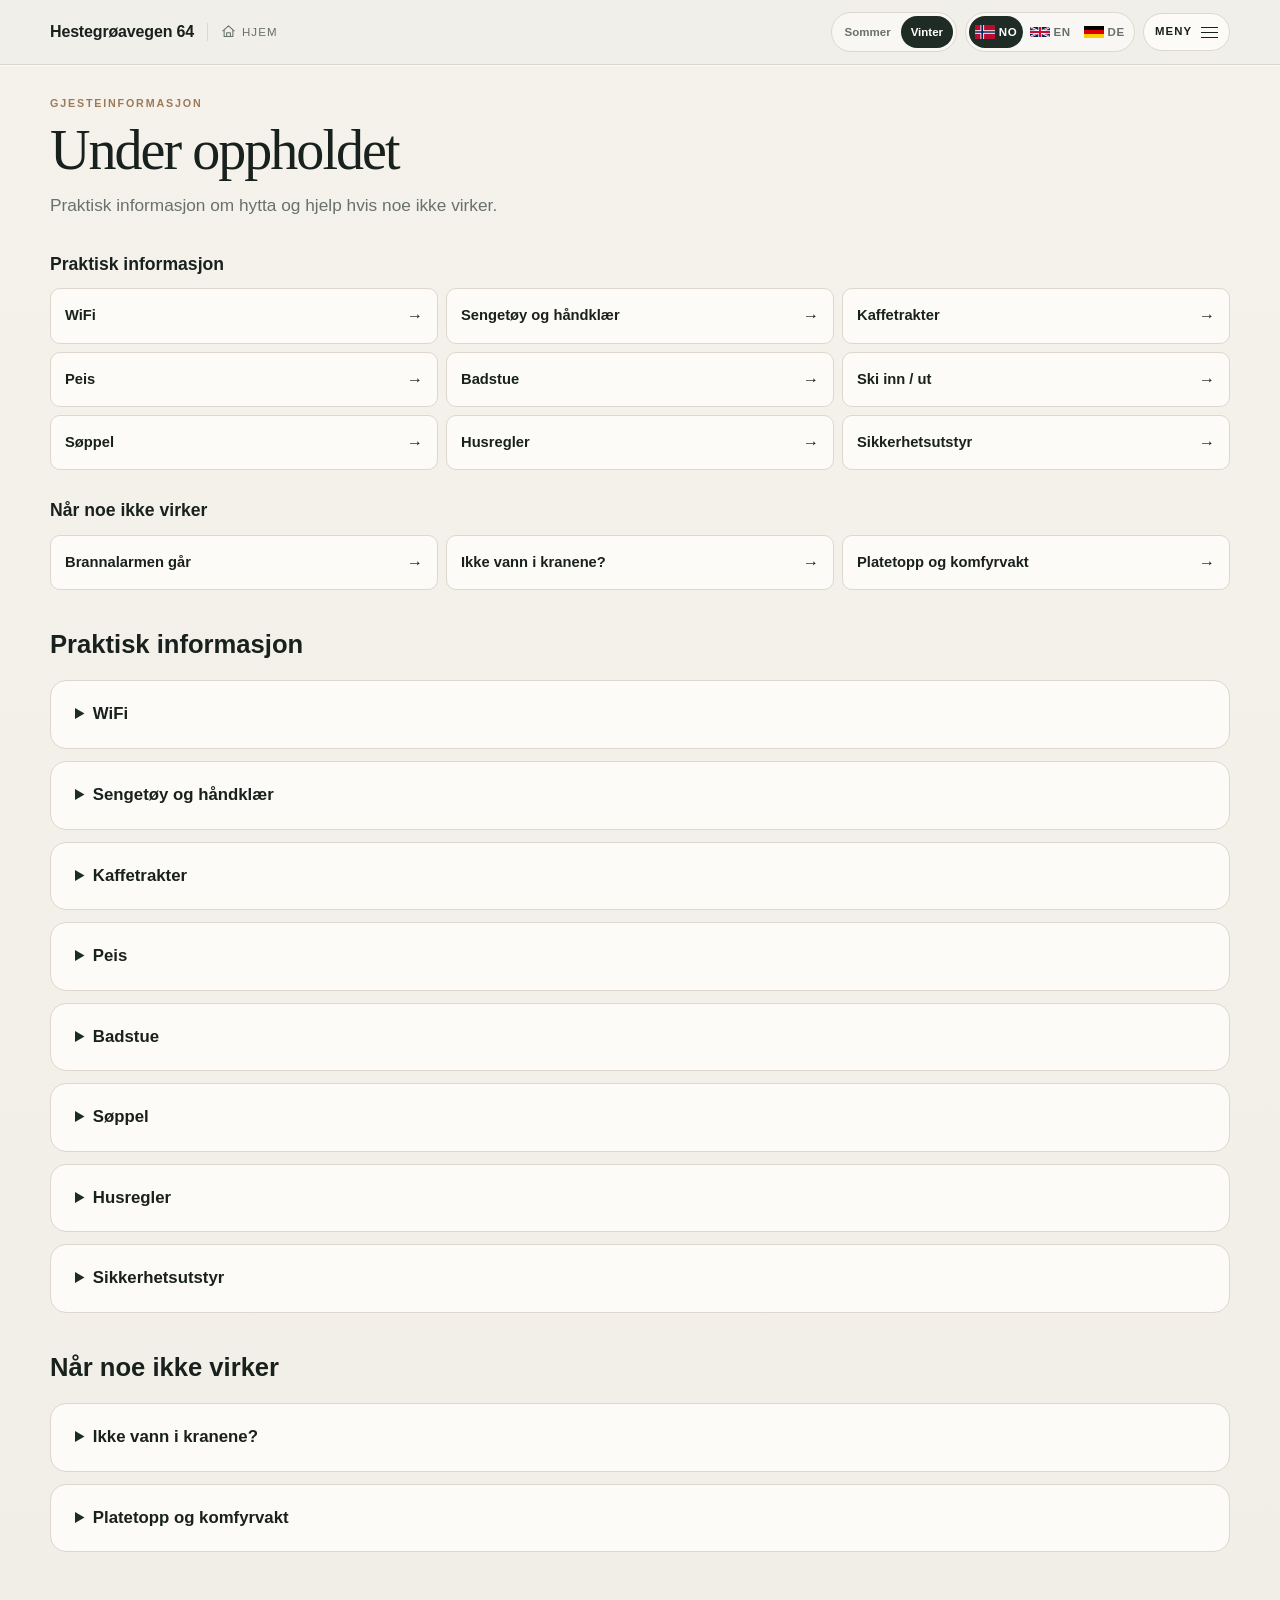
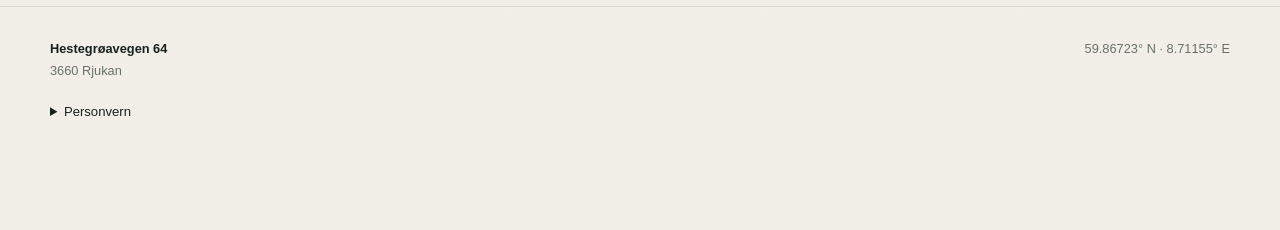
<file: cabin.html>
<!doctype html>
<html lang="no"><head>
<meta charset="utf-8"><meta name="viewport" content="width=device-width,initial-scale=1">
<meta name="theme-color" content="#1d2a24">
<title>Under oppholdet · Hestegrøavegen 64</title>
<meta name="description" content="WiFi, peis, kaffetrakter, sengetøy og annen praktisk informasjon.">
<link rel="stylesheet" href="site.css?v=24">
</head><body>

<header class="topbar">
<div class="wrap topbar-inner">
  <div class="brand-group"><a class="brand" href="index.html">Hestegrøavegen 64</a><a class="home-shortcut" href="index.html"><svg class="mini-icon" viewbox="0 0 24 24" fill="none" stroke="currentColor" stroke-width="1.7" stroke-linecap="round" stroke-linejoin="round" aria-hidden="true"><path d="m3 11 9-8 9 8"/><path d="M5 10v10h14V10"/><path d="M9 20v-6h6v6"/></svg><span data-no="Hjem" data-en="Home" data-de="Startseite">Hjem</span></a></div>
  <nav class="nav" id="nav"><div class="nav-mobile-title"><span data-no="Alle sider" data-en="All pages" data-de="Alle Seiten">Alle sider</span></div><a href="before.html" data-no="Før turen" data-en="Before your trip" data-de="Vor der Reise">Før turen</a><a href="arrival.html" data-no="Ankomst" data-en="Arrival" data-de="Anreise">Ankomst</a><a href="cabin.html" class="active" aria-current="page" data-no="Under oppholdet" data-en="During your stay" data-de="Während des Aufenthalts">Under oppholdet</a><a href="checkout.html" data-no="Utsjekking" data-en="Check-out" data-de="Abreise">Utsjekking</a><a href="area.html" data-no="Gausta" data-en="Gausta" data-de="Gausta">Gausta</a><a href="contact.html" data-no="Kontakt" data-en="Contact" data-de="Kontakt">Kontakt</a></nav>
  <div class="top-actions">
    <div class="season-switch" role="group" aria-label="Sesong" data-aria-no="Sesong" data-aria-en="Season" data-aria-de="Jahreszeit">
      <button class="season-btn" data-season="summer"><span data-no="Sommer" data-en="Summer" data-de="Sommer">Sommer</span></button>
      <button class="season-btn active" data-season="winter"><span data-no="Vinter" data-en="Winter" data-de="Winter">Vinter</span></button>
    </div>
    <div class="lang-switch" role="group" aria-label="Språk" data-aria-no="Språk" data-aria-en="Language" data-aria-de="Sprache"><button type="button" class="lang active" data-lang="no" aria-label="Norsk" lang="no" aria-pressed="true"><img class="lang-flag" src="flag-no.svg" alt="" aria-hidden="true" width="20" height="15"><span>NO</span></button><button type="button" class="lang" data-lang="en" aria-label="English" lang="en" aria-pressed="false"><img class="lang-flag" src="flag-gb.svg" alt="" aria-hidden="true" width="20" height="15"><span>EN</span></button><button type="button" class="lang" data-lang="de" aria-label="Deutsch" lang="de" aria-pressed="false"><img class="lang-flag" src="flag-de.svg" alt="" aria-hidden="true" width="20" height="15"><span>DE</span></button></div>
    <button class="menu-btn" id="menuBtn" aria-expanded="false" aria-controls="nav"><span class="menu-label" data-no="Meny" data-en="Menu" data-de="Menü">Meny</span><span class="hamb"><i></i><i></i><i></i></span></button>
  </div>
</div>
</header>
<nav class="page-quicknav wrap" aria-label="Hurtigmeny" data-aria-no="Hurtigmeny" data-aria-en="Quick navigation" data-aria-de="Schnellnavigation"><a href="before.html" data-no="Før turen" data-en="Before your trip" data-de="Vor der Reise">Før turen</a><a href="arrival.html" data-no="Ankomst" data-en="Arrival" data-de="Anreise">Ankomst</a><a href="cabin.html" class="active" aria-current="page" data-no="Under oppholdet" data-en="During your stay" data-de="Während des Aufenthalts">Under oppholdet</a><a href="checkout.html" data-no="Utsjekking" data-en="Check-out" data-de="Abreise">Utsjekking</a><a href="area.html" data-no="Gausta" data-en="Gausta" data-de="Gausta">Gausta</a><a href="contact.html" data-no="Kontakt" data-en="Contact" data-de="Kontakt">Kontakt</a></nav>
<div class="pagehead"><div class="wrap">
  <p class="kicker" data-no="Gjesteinformasjon" data-en="Guest information" data-de="Gästeinformationen">Gjesteinformasjon</p>
  <h1 data-no="Under oppholdet" data-en="During your stay" data-de="Während des Aufenthalts">Under oppholdet</h1>
  <p class="pagelead" data-no="Praktisk informasjon om hytta og hjelp hvis noe ikke virker." data-en="Practical cabin information and help if something is not working." data-de="Praktische Informationen zur Hütte und Hilfe, wenn etwas nicht funktioniert.">Praktisk informasjon om hytta og hjelp hvis noe ikke virker.</p>
</div></div>
<main class="content"><div class="wrap"><section class="cabin-hub" id="topics"><section class="hub-group"><h2 data-no="Praktisk informasjon" data-en="Practical information" data-de="Praktische Informationen">Praktisk informasjon</h2><div class="topic-grid"><a href="#wifi"><strong data-no="WiFi" data-en="WiFi" data-de="WLAN">WiFi</strong><span aria-hidden="true">→</span></a><a href="#linen"><strong data-no="Sengetøy og håndklær" data-en="Bed linen and towels" data-de="Bettwäsche und Handtücher">Sengetøy og håndklær</strong><span aria-hidden="true">→</span></a><a href="#coffee"><strong data-no="Kaffetrakter" data-en="Coffee maker" data-de="Kaffeemaschine">Kaffetrakter</strong><span aria-hidden="true">→</span></a><a href="#fireplace"><strong data-no="Peis" data-en="Fireplace" data-de="Kamin">Peis</strong><span aria-hidden="true">→</span></a><a href="#sauna"><strong data-no="Badstue" data-en="Sauna" data-de="Sauna">Badstue</strong><span aria-hidden="true">→</span></a><a href="ski.html" class="winter-only"><strong data-no="Ski inn / ut" data-en="Ski in / out" data-de="Ski-in / Ski-out">Ski inn / ut</strong><span aria-hidden="true">→</span></a><a href="#waste"><strong data-no="Søppel" data-en="Waste" data-de="Müll">Søppel</strong><span aria-hidden="true">→</span></a><a href="#house-rules"><strong data-no="Husregler" data-en="House rules" data-de="Hausregeln">Husregler</strong><span aria-hidden="true">→</span></a><a href="#safety"><strong data-no="Sikkerhetsutstyr" data-en="Safety equipment" data-de="Sicherheitsausrüstung">Sikkerhetsutstyr</strong><span aria-hidden="true">→</span></a></div></section><section class="hub-group"><h2 data-no="Når noe ikke virker" data-en="When something is not working" data-de="Wenn etwas nicht funktioniert">Når noe ikke virker</h2><div class="topic-grid"><a href="#fire-alarm"><strong data-no="Brannalarmen går" data-en="Fire alarm sounding" data-de="Feueralarm ausgelöst">Brannalarmen går</strong><span aria-hidden="true">→</span></a><a href="#water"><strong data-no="Ikke vann i kranene?" data-en="No water from the taps?" data-de="Kein Wasser aus dem Hahn?">Ikke vann i kranene?</strong><span aria-hidden="true">→</span></a><a href="#stove"><strong data-no="Platetopp og komfyrvakt" data-en="Hob and stove guard" data-de="Kochfeld und Herdwächter">Platetopp og komfyrvakt</strong><span aria-hidden="true">→</span></a></div></section></section><h2 class="guide-group-heading" data-no="Praktisk informasjon" data-en="Practical information" data-de="Praktische Informationen">Praktisk informasjon</h2><details class="guest-guide anchor-section" id="wifi"><summary><span data-no="WiFi" data-en="WiFi" data-de="WLAN">WiFi</span></summary><div class="info-card guide-content"><p><strong data-no="Nettverk:" data-en="Network:" data-de="Netzwerk:">Nettverk:</strong><br>Hestegroavegen 64_Guest</p><div style="height:1px;background:var(--line);margin:18px 0"></div><p data-no="WiFi-passordet sendes sammen med innsjekkingsinformasjonen før ankomst." data-en="The WiFi password is sent with your check-in information before arrival." data-de="Das WLAN-Passwort erhalten Sie vor der Anreise zusammen mit den Check-in-Informationen.">WiFi-passordet sendes sammen med innsjekkingsinformasjonen før ankomst.</p></div><a href="#topics" class="back-to-topics" data-no="Tilbake til oversikten" data-en="Back to topics" data-de="Zurück zur Übersicht">Tilbake til oversikten</a></details><details class="guest-guide anchor-section" id="linen"><summary><span data-no="Sengetøy og håndklær" data-en="Bed linen and towels" data-de="Bettwäsche und Handtücher">Sengetøy og håndklær</span></summary><div class="info-card guide-content"><p data-no="Et sett koster 150 kr og inneholder laken, putevar, dynetrekk og håndklær. Bestill ved å gi oss beskjed via Airbnb så tidlig som mulig. Sengetøyet legges klart, men sengene blir ikke redd opp, slik at dere selv kan velge hvilke senger dere vil bruke." data-en="A set costs NOK 150 and includes a sheet, pillowcase, duvet cover and towels. Please order as early as possible by messaging us on Airbnb. Linen will be placed ready, but the beds will not be made so you can choose which beds to use." data-de="Ein Set kostet 150 NOK und enthält ein Bettlaken, einen Kissenbezug, einen Bettdeckenbezug und Handtücher. Bestellen Sie bitte möglichst früh per Nachricht über Airbnb. Die Bettwäsche liegt bereit, die Betten sind jedoch nicht bezogen, damit Sie selbst wählen können, welche Betten Sie nutzen möchten.">Et sett koster 150 kr og inneholder laken, putevar, dynetrekk og håndklær. Bestill ved å gi oss beskjed via Airbnb så tidlig som mulig. Sengetøyet legges klart, men sengene blir ikke redd opp, slik at dere selv kan velge hvilke senger dere vil bruke.</p><span class="badge" data-no="150 kr / sett" data-en="NOK 150 / set" data-de="150 NOK / Set">150 kr / sett</span><div class="bed-info"><p data-no="Vi har kun enkeltdyner, også i dobbeltsengene." data-en="We provide single duvets, including for the double beds." data-de="Es gibt nur Einzelbettdecken, auch in den Doppelbetten.">Vi har kun enkeltdyner, også i dobbeltsengene.</p><p data-no="Tar dere med egne laken? Her er bredden på sengene i hvert rom." data-en="Bringing your own sheets? Here are the bed widths in each room." data-de="Bringen Sie eigene Bettlaken mit? Hier finden Sie die Bettbreiten in jedem Zimmer.">Tar dere med egne laken? Her er bredden på sengene i hvert rom.</p><table class="bed-sizes"><caption data-no="Sengebredder" data-en="Bed widths" data-de="Bettbreiten">Sengebredder</caption><thead><tr><th scope="col" data-no="Rom" data-en="Room" data-de="Zimmer">Rom</th><th scope="col" data-no="Senger og bredde" data-en="Beds and widths" data-de="Betten und Breiten">Senger og bredde</th></tr></thead><tbody><tr><th scope="row" data-no="Rom 1 · 1. etasje" data-en="Room 1 · Ground floor" data-de="Zimmer 1 · Erdgeschoss">Rom 1 · 1. etasje</th><td data-no="Dobbeltseng: 180 cm" data-en="Double bed: 180 cm" data-de="Doppelbett: 180 cm">Dobbeltseng: 180 cm</td></tr><tr><th scope="row" data-no="Rom 2 · 1. etasje" data-en="Room 2 · Ground floor" data-de="Zimmer 2 · Erdgeschoss">Rom 2 · 1. etasje</th><td data-no="Køyeseng: 150 og 90 cm" data-en="Bunk bed: 150 and 90 cm" data-de="Etagenbett: 150 und 90 cm">Køyeseng: 150 og 90 cm</td></tr><tr><th scope="row" data-no="Rom 3 · 2. etasje" data-en="Room 3 · Upper floor" data-de="Zimmer 3 · Obergeschoss">Rom 3 · 2. etasje</th><td data-no="Dobbeltseng: 150 cm. Rommet har utgang til balkong." data-en="Double bed: 150 cm. The room has access to the balcony." data-de="Doppelbett: 150 cm. Das Zimmer hat Zugang zum Balkon.">Dobbeltseng: 150 cm. Rommet har utgang til balkong.</td></tr><tr><th scope="row" data-no="Rom 4 · 2. etasje" data-en="Room 4 · Upper floor" data-de="Zimmer 4 · Obergeschoss">Rom 4 · 2. etasje</th><td data-no="Dobbeltseng: 150 cm. Enkeltseng: 90 cm." data-en="Double bed: 150 cm. Single bed: 90 cm." data-de="Doppelbett: 150 cm. Einzelbett: 90 cm.">Dobbeltseng: 150 cm. Enkeltseng: 90 cm.</td></tr></tbody></table><div class="note"><strong data-no="Barneseng" data-en="Cot" data-de="Kinderbett">Barneseng</strong><p data-no="Barneseng er tilgjengelig. Dyne og sengetøy til barnesengen må dere ta med selv; dette kan ikke leies." data-en="A cot is available. Please bring your own duvet and bed linen for the cot; these cannot be rented." data-de="Ein Kinderbett ist vorhanden. Bitte bringen Sie eine Bettdecke und Bettwäsche für das Kinderbett selbst mit; diese können nicht gemietet werden.">Barneseng er tilgjengelig. Dyne og sengetøy til barnesengen må dere ta med selv; dette kan ikke leies.</p></div></div></div><a href="#topics" class="back-to-topics" data-no="Tilbake til oversikten" data-en="Back to topics" data-de="Zurück zur Übersicht">Tilbake til oversikten</a></details><details class="guest-guide anchor-section" id="coffee"><summary><span data-no="Kaffetrakter" data-en="Coffee maker" data-de="Kaffeemaschine">Kaffetrakter</span></summary><section class="coffee-guide guide-content">
<div class="info-card"><div class="icon-wrap"><svg class="icon-svg" viewbox="0 0 24 24" fill="none" stroke="currentColor" stroke-width="1.7" stroke-linecap="round" stroke-linejoin="round" aria-hidden="true"><path d="M4 8h12v8a4 4 0 0 1-4 4H8a4 4 0 0 1-4-4V8Z"/><path d="M16 10h2a3 3 0 0 1 0 6h-2"/><path d="M6 2v3"/><path d="M10 2v3"/><path d="M14 2v3"/></svg></div><h3 data-no="Kaffetrakter" data-en="Coffee maker" data-de="Kaffeemaschine">Kaffetrakter</h3><p data-no="Får du ikke strøm på kaffetrakteren? Trykk på knappen på stikkontakten. Strømmen kobles automatisk ut igjen etter omtrent 30 minutter." data-en="No power to the coffee maker? Press the button on the socket. The power switches off automatically after about 30 minutes." data-de="Die Kaffeemaschine hat keinen Strom? Drücken Sie den Knopf an der Steckdose. Nach etwa 30 Minuten wird der Strom automatisch wieder abgeschaltet.">Får du ikke strøm på kaffetrakteren? Trykk på knappen på stikkontakten. Strømmen kobles automatisk ut igjen etter omtrent 30 minutter.</p></div>
<div class="photo"><img loading="lazy" decoding="async" src="coffee-switch.jpg" alt="Bryter til kaffetrakter" data-alt-no="Bryter til kaffetrakter" data-alt-en="Coffee maker socket switch" data-alt-de="Schalter für die Kaffeemaschine"></div>
</section><a href="#topics" class="back-to-topics" data-no="Tilbake til oversikten" data-en="Back to topics" data-de="Zurück zur Übersicht">Tilbake til oversikten</a></details><details class="guest-guide anchor-section" id="fireplace"><summary><span data-no="Peis" data-en="Fireplace" data-de="Kamin">Peis</span></summary><div class="two guide-content">
  <div>
    <h2 class="section-heading" data-no="Før du fyrer i peisen" data-en="Before using the fireplace" data-de="Bevor Sie den Kamin anzünden">Før du fyrer i peisen</h2>
    <div class="steps">
      <div class="step"><div class="step-num">01</div><div data-no="Åpne den hvite ventilen i veggen bak vedstativet." data-en="Open the white wall vent behind the firewood rack." data-de="Öffnen Sie das weiße Lüftungsventil in der Wand hinter dem Holzständer.">Åpne den hvite ventilen i veggen bak vedstativet.</div></div>
      <div class="step"><div class="step-num">02</div><div data-no="Trekk ut håndtaket under peisdøren." data-en="Pull out the handle below the fireplace door." data-de="Ziehen Sie den Griff unter der Kamintür heraus.">Trekk ut håndtaket under peisdøren.</div></div>
      <div class="step"><div class="step-num">03</div><div data-no="Tenn opp. Husk å stenge ventilene igjen før avreise." data-en="Light the fire. Remember to close the vents again before departure." data-de="Zünden Sie das Feuer an. Denken Sie daran, die Lüftungsventile vor der Abreise wieder zu schließen.">Tenn opp. Husk å stenge ventilene igjen før avreise.</div></div>
    </div>
    <div class="note" data-no="Ved til én oppfyring er inkludert. Gi oss beskjed dersom dere trenger mer ved. Vi har dessverre ikke alltid mulighet til å skaffe mer. Ved kan også kjøpes hos Pose og Sekk ved Gaustablikk Fjellresort." data-en="Firewood for one fire is included. Please let us know if you need more. Unfortunately, we cannot always supply extra firewood. You can also buy firewood at Pose og Sekk by Gaustablikk Fjellresort." data-de="Brennholz für einmaliges Anheizen ist inbegriffen. Geben Sie uns Bescheid, wenn Sie mehr Holz benötigen. Leider können wir nicht immer zusätzliches Holz besorgen. Brennholz können Sie auch bei Pose og Sekk beim Gaustablikk Fjellresort kaufen.">Ved til én oppfyring er inkludert. Gi oss beskjed dersom dere trenger mer ved. Vi har dessverre ikke alltid mulighet til å skaffe mer. Ved kan også kjøpes hos Pose og Sekk ved Gaustablikk Fjellresort.</div>
  </div>
  <div class="photo"><img loading="lazy" decoding="async" src="fireplace-handle.jpg" alt="Håndtak og ventil til peisen" data-alt-no="Håndtak og ventil til peisen" data-alt-en="Fireplace handle and air vent" data-alt-de="Griff und Lüftungsregler am Kamin"></div>
</div><a href="#topics" class="back-to-topics" data-no="Tilbake til oversikten" data-en="Back to topics" data-de="Zurück zur Übersicht">Tilbake til oversikten</a></details><details class="guest-guide anchor-section" id="sauna"><summary><span data-no="Badstue" data-en="Sauna" data-de="Sauna">Badstue</span></summary><section class="sauna-section guide-content">
  <div class="sauna-copy">
    <p class="kicker" data-no="Badstue" data-en="Sauna" data-de="Sauna">Badstue</p>
    <h2 class="section-heading" data-no="Slik bruker du badstuen" data-en="How to use the sauna" data-de="So benutzen Sie die Sauna">Slik bruker du badstuen</h2>
    <p class="lead" data-no="Betjeningen består av to brytere: temperatur til venstre og tidsur til høyre. Det er enklest å holde seg til det hvite feltet på tidsuret." data-en="The sauna has two controls: temperature on the left and a timer on the right. For normal use, we recommend keeping the timer within the white section." data-de="Es gibt zwei Drehregler: links für die Temperatur und rechts für die Zeitschaltuhr. Am einfachsten bleiben Sie mit der Zeitschaltuhr im weißen Bereich.">Betjeningen består av to brytere: temperatur til venstre og tidsur til høyre. Det er enklest å holde seg til det hvite feltet på tidsuret.</p>
    <div class="sauna-steps">
      <div class="sauna-step"><span>01</span><div><strong data-no="Still inn temperaturen" data-en="Set the temperature" data-de="Temperatur einstellen">Still inn temperaturen</strong><p data-no="Bryteren til venstre regulerer temperaturen. Jo bredere den hvite markeringen er, desto varmere blir badstuen." data-en="The left-hand dial controls the temperature. The wider the white marking, the hotter the sauna will become." data-de="Der linke Drehregler stellt die Temperatur ein. Je breiter die weiße Markierung, desto heißer wird die Sauna.">Bryteren til venstre regulerer temperaturen. Jo bredere den hvite markeringen er, desto varmere blir badstuen.</p></div></div>
      <div class="sauna-step"><span>02</span><div><strong data-no="Start med tidsuret" data-en="Start with the timer" data-de="Mit der Zeitschaltuhr starten">Start med tidsuret</strong><p data-no="Bryteren til høyre bestemmer hvor lenge badstuen skal varme. Vri den inn i det hvite feltet for å starte oppvarmingen med en gang." data-en="The right-hand dial controls how long the sauna heats. Turn it into the white section to start heating immediately." data-de="Der rechte Drehregler bestimmt, wie lange die Sauna heizt. Drehen Sie ihn in den weißen Bereich, um die Heizung sofort zu starten.">Bryteren til høyre bestemmer hvor lenge badstuen skal varme. Vri den inn i det hvite feltet for å starte oppvarmingen med en gang.</p></div></div>
      <div class="sauna-step"><span>03</span><div><strong data-no="Forsinket start" data-en="Delayed start" data-de="Verzögerter Start">Forsinket start</strong><p data-no="Hvis tidsuret dreies videre inn i det svarte feltet, starter ikke oppvarmingen før bryteren senere kommer inn i det hvite feltet. Vi anbefaler derfor å bruke det hvite feltet." data-en="If the timer is turned further into the black section, heating will not begin until the timer later reaches the white section. We therefore recommend using the white section." data-de="Wird die Zeitschaltuhr weiter in den schwarzen Bereich gedreht, beginnt das Aufheizen erst, wenn der Regler später den weißen Bereich erreicht. Wir empfehlen deshalb, nur den weißen Bereich zu verwenden.">Hvis tidsuret dreies videre inn i det svarte feltet, starter ikke oppvarmingen før bryteren senere kommer inn i det hvite feltet. Vi anbefaler derfor å bruke det hvite feltet.</p></div></div>
      <div class="sauna-step"><span>04</span><div><strong data-no="Etter bruk" data-en="After use" data-de="Nach der Benutzung">Etter bruk</strong><p data-no="Sett begge bryterne tilbake i avslått posisjon, slik som på bildet merket «Avslått»." data-en="Return both controls to the off position, as shown in the photo marked ‘Off’." data-de="Stellen Sie beide Drehregler wieder auf Aus, wie auf dem Bild mit der Beschriftung „Aus“ gezeigt.">Sett begge bryterne tilbake i avslått posisjon, slik som på bildet merket «Avslått».</p></div></div>
    </div>
    <div class="sauna-rules">
      <h3 data-no="Når badstuen er i bruk" data-en="While using the sauna" data-de="Während der Saunanutzung">Når badstuen er i bruk</h3>
      <ul>
        <li data-no="Bruk alltid et håndkle å sitte på." data-en="Always sit on a towel." data-de="Legen Sie immer ein Handtuch zum Sitzen unter.">Bruk alltid et håndkle å sitte på.</li>
        <li data-no="Bruk kun rent vann på badstuesteinene – ikke oljer, såpe eller andre væsker." data-en="Use only clean water on the sauna stones – no oils, soap or other liquids." data-de="Gießen Sie nur sauberes Wasser auf die Saunasteine – keine Öle, Seife oder anderen Flüssigkeiten.">Bruk kun rent vann på badstuesteinene – ikke oljer, såpe eller andre væsker.</li>
        <li data-no="Vær til stede mens badstuen er i drift." data-en="Stay nearby while the sauna is operating." data-de="Bleiben Sie vor Ort, während die Sauna in Betrieb ist.">Vær til stede mens badstuen er i drift.</li>
        <li data-no="Kontroller at begge bryterne står på avslått når dere er ferdige." data-en="Make sure both controls are set to off when you are finished." data-de="Kontrollieren Sie nach der Benutzung, dass beide Drehregler auf Aus stehen.">Kontroller at begge bryterne står på avslått når dere er ferdige.</li>
      </ul>
    </div>
  </div>
  <div class="sauna-photos">
    <figure><img loading="lazy" decoding="async" src="sauna-on.jpg" alt="Badstuebrytere når badstuen er i drift" data-alt-no="Badstuebrytere når badstuen er i drift" data-alt-en="Sauna controls while heating" data-alt-de="Saunaregler während des Betriebs"><figcaption><strong data-no="I drift" data-en="Running" data-de="In Betrieb">I drift</strong><span data-no="Eksempel på innstilling mens badstuen varmer." data-en="Example setting while the sauna is heating." data-de="Beispiel einer Einstellung während des Aufheizens.">Eksempel på innstilling mens badstuen varmer.</span></figcaption></figure>
    <figure><img loading="lazy" decoding="async" src="sauna-off.jpg" alt="Badstuebrytere i avslått posisjon" data-alt-no="Badstuebrytere i avslått posisjon" data-alt-en="Sauna controls in the off position" data-alt-de="Saunaregler in ausgeschalteter Stellung"><figcaption><strong data-no="Avslått" data-en="Off" data-de="Aus">Avslått</strong><span data-no="Slik skal bryterne stå etter bruk." data-en="Leave the controls like this after use." data-de="So sollen die Drehregler nach der Benutzung stehen.">Slik skal bryterne stå etter bruk.</span></figcaption></figure>
  </div>
</section><a href="#topics" class="back-to-topics" data-no="Tilbake til oversikten" data-en="Back to topics" data-de="Zurück zur Übersicht">Tilbake til oversikten</a></details><details class="guest-guide anchor-section" id="waste"><summary><span data-no="Søppel" data-en="Waste" data-de="Müll">Søppel</span></summary><div class="info-card guide-content"><p data-no="Bruk kartlenken for å finne søppelstasjonen. Det er sortering for matavfall, plast, papp og restavfall." data-en="Use the map link to find the waste station. Separate food waste, plastic, cardboard and general waste." data-de="Nutzen Sie den Kartenlink zur Müllsammelstelle. Dort wird nach Bioabfall, Kunststoff, Pappe und Restmüll getrennt.">Bruk kartlenken for å finne søppelstasjonen. Det er sortering for matavfall, plast, papp og restavfall.</p><div class="btnrow"><a class="btn" href="https://maps.app.goo.gl/LDhp1xrMwmNGe1pT6?g_st=ic" target="_blank" rel="noopener" data-no="Åpne søppelstasjonen i kart" data-en="Open waste station on map" data-de="Müllsammelstelle auf der Karte öffnen">Åpne søppelstasjonen i kart</a></div></div><a href="#topics" class="back-to-topics" data-no="Tilbake til oversikten" data-en="Back to topics" data-de="Zurück zur Übersicht">Tilbake til oversikten</a></details><details class="guest-guide anchor-section" id="house-rules"><summary><span data-no="Husregler" data-en="House rules" data-de="Hausregeln">Husregler</span></summary><section class=" guide-content">
<div class="info-grid">
  <div class="info-card"><div class="icon-wrap"><svg class="icon-svg" viewbox="0 0 24 24" fill="none" stroke="currentColor" stroke-width="1.7" stroke-linecap="round" stroke-linejoin="round" aria-hidden="true"><circle cx="12" cy="12" r="9"/><path d="M12 10v6"/><path d="M12 7h.01"/></svg></div><h3 data-no="Røyking" data-en="Smoking" data-de="Rauchen">Røyking</h3><p data-no="Røyking er ikke tillatt inne i hytta." data-en="Smoking is not permitted inside the cabin." data-de="Das Rauchen in der Hütte ist nicht gestattet.">Røyking er ikke tillatt inne i hytta.</p></div>
  <div class="info-card"><div class="icon-wrap"><svg class="icon-svg" viewbox="0 0 24 24" fill="none" stroke="currentColor" stroke-width="1.7" stroke-linecap="round" stroke-linejoin="round" aria-hidden="true"><path d="M9 5h10"/><path d="M9 12h10"/><path d="M9 19h10"/><path d="m3 5 1 1 2-2"/><path d="m3 12 1 1 2-2"/><path d="m3 19 1 1 2-2"/></svg></div><h3 data-no="Husdyr" data-en="Pets" data-de="Haustiere">Husdyr</h3><p data-no="Husdyr skal ikke være i senger eller sofaer." data-en="Pets are not allowed on beds or sofas." data-de="Haustiere dürfen nicht in die Betten oder auf die Sofas.">Husdyr skal ikke være i senger eller sofaer.</p></div>
  <div class="info-card"><div class="icon-wrap"><svg class="icon-svg" viewbox="0 0 24 24" fill="none" stroke="currentColor" stroke-width="1.7" stroke-linecap="round" stroke-linejoin="round" aria-hidden="true"><circle cx="12" cy="12" r="9"/><path d="M12 7v5l3 2"/></svg></div><h3 data-no="Ro" data-en="Quiet hours" data-de="Ruhe">Ro</h3><p data-no="Ta hensyn til naboene og begrens støy etter kl. 23:00." data-en="Please be considerate of neighbours and keep noise to a minimum after 23:00." data-de="Nehmen Sie Rücksicht auf die Nachbarn und vermeiden Sie Lärm nach 23:00 Uhr.">Ta hensyn til naboene og begrens støy etter kl. 23:00.</p></div>
  <div class="info-card winter-only"><div class="icon-wrap"><svg class="icon-svg" viewbox="0 0 24 24" fill="none" stroke="currentColor" stroke-width="1.7" stroke-linecap="round" stroke-linejoin="round" aria-hidden="true"><path d="m12 2 0 20"/><path d="m4.22 6.5 15.56 9"/><path d="m4.22 17.5 15.56-9"/><path d="m8 4 4 4 4-4"/><path d="m8 20 4-4 4 4"/></svg></div><h3 data-no="Snø" data-en="Snow" data-de="Schnee">Snø</h3><p data-no="Ved snøfall setter vi pris på om dere måker trappen slik at den er trygg å bruke." data-en="If it snows, we appreciate you clearing the stairs to keep them safe." data-de="Bei Schneefall freuen wir uns, wenn Sie die Treppe vom Schnee befreien, damit sie sicher benutzt werden kann.">Ved snøfall setter vi pris på om dere måker trappen slik at den er trygg å bruke.</p></div>
  <div class="info-card"><div class="icon-wrap"><svg class="icon-svg" viewbox="0 0 24 24" fill="none" stroke="currentColor" stroke-width="1.7" stroke-linecap="round" stroke-linejoin="round" aria-hidden="true"><path d="M12 3 2.5 20h19L12 3Z"/><path d="M12 9v5"/><path d="M12 17h.01"/></svg></div><h3 data-no="Hvis noe skjer" data-en="If something happens" data-de="Falls etwas passiert">Hvis noe skjer</h3><p data-no="Gi oss beskjed dersom noe blir ødelagt eller skadet under oppholdet." data-en="Please let us know if anything is broken or damaged during your stay." data-de="Geben Sie uns Bescheid, wenn während Ihres Aufenthalts etwas kaputtgeht oder beschädigt wird.">Gi oss beskjed dersom noe blir ødelagt eller skadet under oppholdet.</p></div>
  <div class="info-card"><div class="icon-wrap"><svg class="icon-svg" viewbox="0 0 24 24" fill="none" stroke="currentColor" stroke-width="1.7" stroke-linecap="round" stroke-linejoin="round" aria-hidden="true"><path d="M20 10c0 5-8 11-8 11S4 15 4 10a8 8 0 1 1 16 0Z"/><circle cx="12" cy="10" r="2.5"/></svg></div><h3 data-no="Parkering" data-en="Parking" data-de="Parken">Parkering</h3><p data-no="Bruk kun de to plassene merket 64. De øvrige plassene tilhører naboene." data-en="Please use only the two spaces marked 64. The other spaces belong to neighbouring cabins." data-de="Benutzen Sie nur die beiden mit 64 gekennzeichneten Parkplätze. Die anderen Plätze gehören den Nachbarn.">Bruk kun de to plassene merket 64. De øvrige plassene tilhører naboene.</p></div>
</div>
</section><a href="#topics" class="back-to-topics" data-no="Tilbake til oversikten" data-en="Back to topics" data-de="Zurück zur Übersicht">Tilbake til oversikten</a></details><details class="guest-guide anchor-section" id="safety"><summary><span data-no="Sikkerhetsutstyr" data-en="Safety equipment" data-de="Sicherheitsausrüstung">Sikkerhetsutstyr</span></summary><section class=" guide-content"><section id="fire-alarm" class="anchor-section fire-alarm-guide"><h2 data-no="Hvis brannalarmen går" data-en="If the fire alarm sounds" data-de="Wenn der Feueralarm ertönt">Hvis brannalarmen går</h2><p data-no="Brannsentralen står på vaskerommet. Anlegget gjelder bare denne hytta." data-en="The fire alarm panel is in the laundry room. The system serves this cabin only." data-de="Die Brandmeldezentrale befindet sich im Hauswirtschaftsraum. Die Anlage gehört nur zu dieser Hütte.">Brannsentralen står på vaskerommet. Anlegget gjelder bare denne hytta.</p><div class="important-step"><strong data-no="Ved brann, tegn til brann eller usikkerhet" data-en="In case of fire, signs of fire or uncertainty" data-de="Bei Feuer, Anzeichen eines Brandes oder Unsicherheit">Ved brann, tegn til brann eller usikkerhet</strong><p data-no="Få alle ut av hytta. Ved mistanke om brann, ring 110. Ikke bruk tid på å betjene sentralen. Hvis alarmen høres og årsaken er ukjent, gå ut av hytta." data-en="Get everyone out of the cabin. If you suspect a fire, call 110. Do not spend time operating the panel. If the alarm sounds and the cause is unknown, leave the cabin." data-de="Bringen Sie alle Personen aus der Hütte. Bei Brandverdacht rufen Sie 110 an. Verlieren Sie keine Zeit mit der Bedienung der Zentrale. Wenn der Alarm ertönt und die Ursache unbekannt ist, verlassen Sie die Hütte.">Få alle ut av hytta. Ved mistanke om brann, ring 110. Ikke bruk tid på å betjene sentralen. Hvis alarmen høres og årsaken er ukjent, gå ut av hytta.</p></div><div class="fire-alarm-layout"><div><h3 data-no="Ved en bekreftet feilalarm, for eksempel matos" data-en="For a confirmed false alarm, such as cooking fumes" data-de="Bei einem bestätigten Fehlalarm, etwa durch Kochdämpfe">Ved en bekreftet feilalarm, for eksempel matos</h3><ol class="guest-steps"><li data-no="Stopp det som lager røyk, og luft godt ut." data-en="Stop the source of the smoke and ventilate thoroughly." data-de="Beseitigen Sie die Rauchquelle und lüften Sie gründlich.">Stopp det som lager røyk, og luft godt ut.</li><li data-no="Trykk på knappen med overstrøket høyttaler, øverst til høyre blant de fire knappene, for å avstille alarmlyden. Knappen stopper ikke nødvendigvis alle sirenene." data-en="Press the crossed-out speaker button, at the top right of the four buttons, to silence the alarm sound. This button may not silence every siren." data-de="Drücken Sie die Taste mit dem durchgestrichenen Lautsprecher, oben rechts unter den vier Tasten, um den Alarmton stummzuschalten. Diese Taste schaltet möglicherweise nicht alle Sirenen stumm.">Trykk på knappen med overstrøket høyttaler, øverst til høyre blant de fire knappene, for å avstille alarmlyden. Knappen stopper ikke nødvendigvis alle sirenene.</li><li data-no="Tilbakestill bare når røyken er borte, dere har kontrollert at det ikke brenner, og dere tydelig ser rødt alarmlys ved LOOP A eller LOOP B." data-en="Only reset once the smoke has cleared, you have checked that there is no fire, and you can clearly see a red alarm light at LOOP A or LOOP B." data-de="Setzen Sie den Alarm nur zurück, wenn der Rauch verschwunden ist, Sie sich vergewissert haben, dass es nicht brennt, und eine rote Alarmanzeige bei LOOP A oder LOOP B eindeutig zu erkennen ist.">Tilbakestill bare når røyken er borte, dere har kontrollert at det ikke brenner, og dere tydelig ser rødt alarmlys ved LOOP A eller LOOP B.</li></ol></div><figure><a href="fire-panel.jpg" target="_blank" rel="noopener"><img src="fire-panel.jpg" loading="lazy" decoding="async" alt="Brannsentral på vaskerommet" data-alt-no="Brannsentral på vaskerommet. Avstillingsknapp øverst til høyre, lampeknapp nederst til høyre." data-alt-en="Fire alarm panel in the laundry room. Silence button at the top right, lamp button at the bottom right." data-alt-de="Brandmeldezentrale im Hauswirtschaftsraum. Stummschalttaste oben rechts, Lampentaste unten rechts."></a><figcaption data-no="Trykk på bildet for å se knappene i større størrelse." data-en="Tap the photo to see the buttons in more detail." data-de="Tippen Sie auf das Foto, um die Tasten größer zu sehen.">Trykk på bildet for å se knappene i større størrelse.</figcaption></figure></div><div class="important-step"><strong data-no="Ingen tydelig alarmindikasjon ved A eller B?" data-en="No clear alarm indication at A or B?" data-de="Keine eindeutige Alarmanzeige bei A oder B?">Ingen tydelig alarmindikasjon ved A eller B?</strong><p data-no="Hvis ingen av disse viser alarm, eller lysene ikke samsvarer med beskrivelsen, skal dere ikke fortsette med knappesekvensen. Gi oss beskjed, slik at vi kan sørge for at anlegget blir undersøkt. Ikke koble fra strømmen eller røykvarslerne." data-en="If neither shows an alarm, or the lights do not match the description, do not continue with the button sequence. Let us know so we can arrange for the system to be checked. Do not disconnect the power or the smoke detectors." data-de="Wenn keine der beiden Anzeigen einen Alarm meldet oder die Anzeigen nicht zur Beschreibung passen, führen Sie die Tastenfolge nicht weiter aus. Informieren Sie uns, damit wir die Anlage überprüfen lassen können. Trennen Sie weder die Stromversorgung noch die Rauchmelder.">Hvis ingen av disse viser alarm, eller lysene ikke samsvarer med beskrivelsen, skal dere ikke fortsette med knappesekvensen. Gi oss beskjed, slik at vi kan sørge for at anlegget blir undersøkt. Ikke koble fra strømmen eller røykvarslerne.</p></div><details class="guest-guide" id="fire-reset"><summary><span data-no="Tilbakestille etter en bekreftet feilalarm" data-en="Reset after a confirmed false alarm" data-de="Nach einem bestätigten Fehlalarm zurücksetzen">Tilbakestille etter en bekreftet feilalarm</span></summary><div class="guide-content"><p data-no="Se hvilken sløyfe som viser rødt alarmlys: LOOP A eller LOOP B. Trykk A og B samtidig til LEVEL 2 lyser. Slipp knappene." data-en="Check which loop shows a red alarm light: LOOP A or LOOP B. Press A and B together until LEVEL 2 lights up. Release the buttons." data-de="Prüfen Sie, welche Schleife eine rote Alarmanzeige zeigt: LOOP A oder LOOP B. Drücken Sie A und B gleichzeitig, bis LEVEL 2 leuchtet. Lassen Sie die Tasten los.">Se hvilken sløyfe som viser rødt alarmlys: LOOP A eller LOOP B. Trykk A og B samtidig til LEVEL 2 lyser. Slipp knappene.</p><h3>LOOP A</h3><ol class="guest-steps"><li data-no="Hold A inne." data-en="Hold A down." data-de="Halten Sie A gedrückt.">Hold A inne.</li><li data-no="Trykk B én gang, slik at ALARM blinker. Fortsett å holde A inne." data-en="Press B once so that ALARM flashes. Keep holding A." data-de="Drücken Sie B einmal, sodass ALARM blinkt. Halten Sie A weiterhin gedrückt.">Trykk B én gang, slik at ALARM blinker. Fortsett å holde A inne.</li><li data-no="Trykk én gang på lyspæresymbolet nederst til høyre." data-en="Press the light-bulb symbol at the bottom right once." data-de="Drücken Sie einmal auf das Glühlampensymbol unten rechts.">Trykk én gang på lyspæresymbolet nederst til høyre.</li><li data-no="Slipp A. Alarmlampen for LOOP A skal slukke." data-en="Release A. The alarm light for LOOP A should go out." data-de="Lassen Sie A los. Die Alarmanzeige für LOOP A sollte erlöschen.">Slipp A. Alarmlampen for LOOP A skal slukke.</li></ol><h3>LOOP B</h3><ol class="guest-steps"><li data-no="Hold B inne." data-en="Hold B down." data-de="Halten Sie B gedrückt.">Hold B inne.</li><li data-no="Trykk A én gang, slik at ALARM blinker. Fortsett å holde B inne." data-en="Press A once so that ALARM flashes. Keep holding B." data-de="Drücken Sie A einmal, sodass ALARM blinkt. Halten Sie B weiterhin gedrückt.">Trykk A én gang, slik at ALARM blinker. Fortsett å holde B inne.</li><li data-no="Trykk én gang på lyspæresymbolet nederst til høyre." data-en="Press the light-bulb symbol at the bottom right once." data-de="Drücken Sie einmal auf das Glühlampensymbol unten rechts.">Trykk én gang på lyspæresymbolet nederst til høyre.</li><li data-no="Slipp B. Alarmlampen for LOOP B skal slukke." data-en="Release B. The alarm light for LOOP B should go out." data-de="Lassen Sie B los. Die Alarmanzeige für LOOP B sollte erlöschen.">Slipp B. Alarmlampen for LOOP B skal slukke.</li></ol><p data-no="Hvis alarmen fortsetter eller kommer tilbake, skal dere ikke gjenta tilbakestillingen. Vurder situasjonen på nytt og gi oss beskjed. Ved ukjent årsak, gå ut. Ved mistanke om brann, ring 110." data-en="If the alarm continues or returns, do not repeat the reset. Reassess the situation and let us know. If the cause is unknown, leave the cabin. If you suspect a fire, call 110." data-de="Wenn der Alarm anhält oder erneut auftritt, wiederholen Sie das Zurücksetzen nicht. Beurteilen Sie die Situation erneut und informieren Sie uns. Bei unbekannter Ursache verlassen Sie die Hütte. Bei Brandverdacht rufen Sie 110 an.">Hvis alarmen fortsetter eller kommer tilbake, skal dere ikke gjenta tilbakestillingen. Vurder situasjonen på nytt og gi oss beskjed. Ved ukjent årsak, gå ut. Ved mistanke om brann, ring 110.</p></div></details><p data-no="Gi oss beskjed hvis alarmen har gått, også om dere får tilbakestilt den. Ved feillamper eller annen piping fra sentralen: gi oss beskjed, slik at vi kan ordne oppfølging. Ikke koble ut røykvarslerne eller strømmen til anlegget." data-en="Let us know whenever the alarm has sounded, even if you reset it successfully. If fault lights appear or the panel makes other beeping sounds, tell us so we can arrange follow-up. Do not disable the smoke detectors or disconnect the system’s power." data-de="Informieren Sie uns, wenn der Alarm ausgelöst wurde, auch wenn Sie ihn zurücksetzen konnten. Bei Störungsanzeigen oder anderen Pieptönen informieren Sie uns, damit wir uns um die weitere Überprüfung kümmern können. Deaktivieren Sie weder die Rauchmelder noch die Stromversorgung der Anlage.">Gi oss beskjed hvis alarmen har gått, også om dere får tilbakestilt den. Ved feillamper eller annen piping fra sentralen: gi oss beskjed, slik at vi kan ordne oppfølging. Ikke koble ut røykvarslerne eller strømmen til anlegget.</p><a class="btn light" href="contact.html" data-no="Gi oss beskjed" data-en="Let us know" data-de="Informieren Sie uns">Gi oss beskjed</a></section><div class="info-grid section"><section class="info-card"><h2 data-no="Brannslukker" data-en="Fire extinguisher" data-de="Feuerlöscher">Brannslukker</h2><p data-no="I skapet i gangen." data-en="In the cupboard in the hallway." data-de="Im Schrank im Flur.">I skapet i gangen.</p></section><section class="info-card"><h2 data-no="Førstehjelpsutstyr" data-en="First aid kit" data-de="Erste-Hilfe-Set">Førstehjelpsutstyr</h2><p data-no="I skuffen på badet nede." data-en="In the drawer in the downstairs bathroom." data-de="In der Schublade im Badezimmer im unteren Stockwerk.">I skuffen på badet nede.</p></section></div><a class="btn light" href="contact.html#emergency" data-no="Kontakt og nødnummer" data-en="Contact and emergency numbers" data-de="Kontakt und Notrufnummern">Kontakt og nødnummer</a></section><a href="#topics" class="back-to-topics" data-no="Tilbake til oversikten" data-en="Back to topics" data-de="Zurück zur Übersicht">Tilbake til oversikten</a></details><h2 class="guide-group-heading" data-no="Når noe ikke virker" data-en="When something is not working" data-de="Wenn etwas nicht funktioniert">Når noe ikke virker</h2><details class="guest-guide anchor-section" id="water"><summary><span data-no="Ikke vann i kranene?" data-en="No water from the taps?" data-de="Kein Wasser aus dem Hahn?">Ikke vann i kranene?</span></summary><section class="appliance-guide guide-content"><p data-no="Vannet skal åpnes automatisk når dere låser opp ytterdøren. Hvis det ikke kommer vann, følg punktene under." data-en="The water supply should turn on automatically when you unlock the front door. If there is no water, follow the steps below." data-de="Die Wasserversorgung sollte sich automatisch öffnen, wenn Sie die Eingangstür aufschließen. Falls kein Wasser kommt, folgen Sie diesen Schritten.">Vannet skal åpnes automatisk når dere låser opp ytterdøren. Hvis det ikke kommer vann, følg punktene under.</p><ol class="guest-steps"><li class="important-step"><strong data-no="Sjekk for lekkasje først" data-en="Check for leaks first" data-de="Zuerst auf Lecks prüfen">Sjekk for lekkasje først</strong><p data-no="Se etter vann eller fukt på gulvet ved oppvaskmaskinen og på vaskerommet. Ved vann, lekkasjetegn, alarm eller usikkerhet: Ikke åpne ventilen. Kontakt oss med en gang." data-en="Look for water or dampness on the floor near the dishwasher and in the laundry room. If you find water, signs of a leak, an alarm, or are unsure: do not open the valve. Contact us immediately." data-de="Prüfen Sie den Boden beim Geschirrspüler und im Hauswirtschaftsraum auf Wasser oder Feuchtigkeit. Bei Wasser, Anzeichen eines Lecks, Alarm oder Unsicherheit: Ventil nicht öffnen. Kontaktieren Sie uns sofort.">Se etter vann eller fukt på gulvet ved oppvaskmaskinen og på vaskerommet. Ved vann, lekkasjetegn, alarm eller usikkerhet: Ikke åpne ventilen. Kontakt oss med en gang.</p></li><li><strong data-no="Finn ventilen" data-en="Find the valve" data-de="Ventil finden">Finn ventilen</strong><p data-no="Hvis alt er tørt og det ikke er alarm, finn den blå ventilen mellom vaskemaskinen og varmtvannsberederen på vaskerommet. Den står litt vanskelig til. Kontakt oss hvis dere ikke kommer til uten å flytte maskiner eller dra i rør og ledninger." data-en="If everything is dry and there is no alarm, find the blue valve between the washing machine and the water heater in the laundry room. Access is tight. Contact us if you cannot reach it without moving appliances or pulling pipes and cables." data-de="Wenn alles trocken ist und kein Alarm vorliegt, suchen Sie das blaue Ventil zwischen Waschmaschine und Warmwasserspeicher im Hauswirtschaftsraum. Es ist schwer zugänglich. Kontaktieren Sie uns, wenn Sie es nicht erreichen, ohne Geräte zu verschieben oder an Rohren und Kabeln zu ziehen.">Hvis alt er tørt og det ikke er alarm, finn den blå ventilen mellom vaskemaskinen og varmtvannsberederen på vaskerommet. Den står litt vanskelig til. Kontakt oss hvis dere ikke kommer til uten å flytte maskiner eller dra i rør og ledninger.</p><div class="guide-photos single"><figure><a href="water-location.jpg" target="_blank" rel="noopener"><img loading="lazy" decoding="async" src="water-location.jpg" alt="Ventilen mellom vaskemaskinen og varmtvannsberederen." data-alt-no="Ventilen mellom vaskemaskinen og varmtvannsberederen." data-alt-en="Valve between the washing machine and water heater." data-alt-de="Ventil zwischen Waschmaschine und Warmwasserspeicher."></a><figcaption data-no="Ventilen mellom vaskemaskinen og varmtvannsberederen." data-en="Valve between the washing machine and water heater." data-de="Ventil zwischen Waschmaschine und Warmwasserspeicher.">Ventilen mellom vaskemaskinen og varmtvannsberederen.</figcaption></figure></div></li><li><strong data-no="Åpne manuelt" data-en="Open manually" data-de="Manuell öffnen">Åpne manuelt</strong><p data-no="Trekk det svarte hjulet ut og drei det med klokken, i pilens retning mot OPEN. Stopp når indikatoren i det lille vinduet viser OPEN. Ikke bruk makt." data-en="Pull the black wheel out and turn it clockwise, following the arrow towards OPEN. Stop when the indicator in the small window shows OPEN. Do not force it." data-de="Ziehen Sie das schwarze Handrad heraus und drehen Sie es im Uhrzeigersinn, in Pfeilrichtung zu OPEN. Stoppen Sie, wenn die Anzeige im kleinen Fenster OPEN zeigt. Keine Gewalt anwenden.">Trekk det svarte hjulet ut og drei det med klokken, i pilens retning mot OPEN. Stopp når indikatoren i det lille vinduet viser OPEN. Ikke bruk makt.</p><div class="guide-photos single"><figure><a href="water-valve.jpg" target="_blank" rel="noopener"><img loading="lazy" decoding="async" src="water-valve.jpg" alt="Trekk ut det svarte hjulet og drei mot OPEN." data-alt-no="Trekk ut det svarte hjulet og drei mot OPEN." data-alt-en="Pull the black wheel out and turn towards OPEN." data-alt-de="Schwarzes Handrad herausziehen und in Richtung OPEN drehen."></a><figcaption data-no="Trekk ut det svarte hjulet og drei mot OPEN." data-en="Pull the black wheel out and turn towards OPEN." data-de="Schwarzes Handrad herausziehen und in Richtung OPEN drehen.">Trekk ut det svarte hjulet og drei mot OPEN.</figcaption></figure></div></li><li class="important-step"><strong data-no="Gi oss beskjed med en gang" data-en="Let us know immediately" data-de="Geben Sie uns sofort Bescheid">Gi oss beskjed med en gang</strong><p data-no="Gi oss alltid beskjed hvis dere har åpnet ventilen manuelt, også om vannet virker igjen. Manuell åpning kan sette den automatiske lekkasjestengingen ut av funksjon. Hjulet skal ikke stå ute ved normal drift; vi hjelper dere å sette systemet tilbake." data-en="Always tell us if you have opened the valve manually, even if the water is working again. Manual opening may disable automatic leak shut-off. The wheel must not remain pulled out during normal operation; we will help restore the system." data-de="Informieren Sie uns immer, wenn Sie das Ventil manuell geöffnet haben, auch wenn das Wasser wieder läuft. Manuelles Öffnen kann die automatische Leckabschaltung außer Funktion setzen. Im Normalbetrieb darf das Handrad nicht herausgezogen bleiben; wir helfen beim Zurückstellen.">Gi oss alltid beskjed hvis dere har åpnet ventilen manuelt, også om vannet virker igjen. Manuell åpning kan sette den automatiske lekkasjestengingen ut av funksjon. Hjulet skal ikke stå ute ved normal drift; vi hjelper dere å sette systemet tilbake.</p></li></ol><a class="btn light" href="contact.html" data-no="Kontakt oss" data-en="Contact us" data-de="Kontakt aufnehmen">Kontakt oss</a></section><a href="#topics" class="back-to-topics" data-no="Tilbake til oversikten" data-en="Back to topics" data-de="Zurück zur Übersicht">Tilbake til oversikten</a></details><details class="guest-guide anchor-section" id="stove"><summary><span data-no="Platetopp og komfyrvakt" data-en="Hob and stove guard" data-de="Kochfeld und Herdwächter">Platetopp og komfyrvakt</span></summary><section class="appliance-guide guide-content"><p data-no="Komfyrvakten varsler hvis det blir for varmt på platetoppen. Bruk den runde, hvite knappen nederst til høyre på sensoren over platetoppen." data-en="The stove guard warns if the hob gets too hot. Use the round white button at the bottom right of the sensor above the hob." data-de="Der Herdwächter warnt, wenn das Kochfeld zu heiß wird. Benutzen Sie die runde weiße Taste unten rechts am Sensor über dem Kochfeld.">Komfyrvakten varsler hvis det blir for varmt på platetoppen. Bruk den runde, hvite knappen nederst til høyre på sensoren over platetoppen.</p><div class="guide-photos single"><figure><a href="stove-sensor.jpg" target="_blank" rel="noopener"><img loading="lazy" decoding="async" src="stove-sensor.jpg" alt="Sensor over platetoppen. Knappen er nederst til høyre." data-alt-no="Sensor over platetoppen. Knappen er nederst til høyre." data-alt-en="Sensor above the hob. The button is at the bottom right." data-alt-de="Sensor über dem Kochfeld. Die Taste befindet sich unten rechts."></a><figcaption data-no="Sensor over platetoppen. Knappen er nederst til høyre." data-en="Sensor above the hob. The button is at the bottom right." data-de="Sensor über dem Kochfeld. Die Taste befindet sich unten rechts.">Sensor over platetoppen. Knappen er nederst til høyre.</figcaption></figure></div><ol class="guest-steps"><li><strong data-no="Ved varmealarm" data-en="If the heat alarm sounds" data-de="Bei Temperaturalarm">Ved varmealarm</strong><p data-no="Sjekk kokekarene og reduser varmen. Hvis dere har kontroll på situasjonen, trykk kort på knappen. Det gir fem minutter til å få temperaturen ned." data-en="Check the cookware and reduce the heat. If the situation is under control, briefly press the button. This gives you five minutes to lower the temperature." data-de="Prüfen Sie das Kochgeschirr und reduzieren Sie die Hitze. Wenn Sie die Situation unter Kontrolle haben, drücken Sie die Taste kurz. Sie haben dann fünf Minuten, um die Temperatur zu senken.">Sjekk kokekarene og reduser varmen. Hvis dere har kontroll på situasjonen, trykk kort på knappen. Det gir fem minutter til å få temperaturen ned.</p></li><li><strong data-no="Hvis platetoppen slår seg av" data-en="If the hob switches off" data-de="Wenn sich das Kochfeld ausschaltet">Hvis platetoppen slår seg av</strong><p data-no="Komfyrvakten kan kutte strømmen dersom alarmen ikke håndteres. Slå av kokesonene og sørg for at situasjonen er trygg. Trykk så kort på samme knapp for å koble inn strømmen igjen." data-en="The stove guard may cut the power if the alarm is not addressed. Turn off the cooking zones and make sure the situation is safe. Then briefly press the same button to restore power." data-de="Wird auf den Alarm nicht reagiert, kann der Herdwächter den Strom abschalten. Schalten Sie die Kochzonen aus und stellen Sie sicher, dass keine Gefahr besteht. Drücken Sie dann dieselbe Taste kurz, um den Strom wieder einzuschalten.">Komfyrvakten kan kutte strømmen dersom alarmen ikke håndteres. Slå av kokesonene og sørg for at situasjonen er trygg. Trykk så kort på samme knapp for å koble inn strømmen igjen.</p></li></ol><p data-no="Virker platetoppen fortsatt ikke, eller kommer alarmen tilbake? Kontakt oss. Enheten i hjørneskapet ved siden av komfyren trenger dere ikke betjene." data-en="Still no power, or does the alarm return? Contact us. You do not need to operate the unit in the corner cupboard beside the cooker." data-de="Das Kochfeld funktioniert weiterhin nicht oder der Alarm kommt zurück? Kontaktieren Sie uns. Das Gerät im Eckschrank neben dem Herd müssen Sie nicht bedienen.">Virker platetoppen fortsatt ikke, eller kommer alarmen tilbake? Kontakt oss. Enheten i hjørneskapet ved siden av komfyren trenger dere ikke betjene.</p><a class="btn light" href="contact.html" data-no="Kontakt oss" data-en="Contact us" data-de="Kontakt aufnehmen">Kontakt oss</a></section><a href="#topics" class="back-to-topics" data-no="Tilbake til oversikten" data-en="Back to topics" data-de="Zurück zur Übersicht">Tilbake til oversikten</a></details></div></main>

<footer>
  <div class="wrap footer-grid">
    <div><strong>Hestegrøavegen 64</strong><span>3660 Rjukan</span></div>
    <div><span>59.86723° N · 8.71155° E</span></div>
  </div>
<details class="wrap analytics-note"><summary><span  data-no="Personvern" data-en="Privacy" data-de="Datenschutz">Personvern</span><span data-analytics-badge></span></summary><p  data-no="Vi bruker GoatCounter til å se hvilke sider som blir brukt. En lenke med ref-kode lar oss knytte registrerte besøk til lenken vi har sendt. Referansen kan inneholde fornavn eller kallenavn og vises i statistikken." data-en="We use GoatCounter to see which pages are used. A link with a ref code lets us associate recorded visits with the link we sent. The reference may include a first name or nickname and appears in the statistics." data-de="Wir verwenden GoatCounter, um zu sehen, welche Seiten genutzt werden. Ein Link mit ref-Code ermöglicht es uns, erfasste Besuche dem versendeten Link zuzuordnen. Die Referenz kann einen Vornamen oder Spitznamen enthalten und erscheint in der Statistik.">Vi bruker GoatCounter til å se hvilke sider som blir brukt. En lenke med ref-kode lar oss knytte registrerte besøk til lenken vi har sendt. Referansen kan inneholde fornavn eller kallenavn og vises i statistikken.</p><button type="button" class="btn light" data-analytics-disable data-no="Ikke mål besøk fra denne nettleseren" data-en="Do not measure visits from this browser" data-de="Besuche dieses Browsers nicht erfassen">Ikke mål besøk fra denne nettleseren</button><p data-analytics-status role="status" aria-live="polite"></p></details></footer>

<script src="site.js?v=25"></script>
<script src="analytics.js?v=23"></script>
</body></html>
</file>
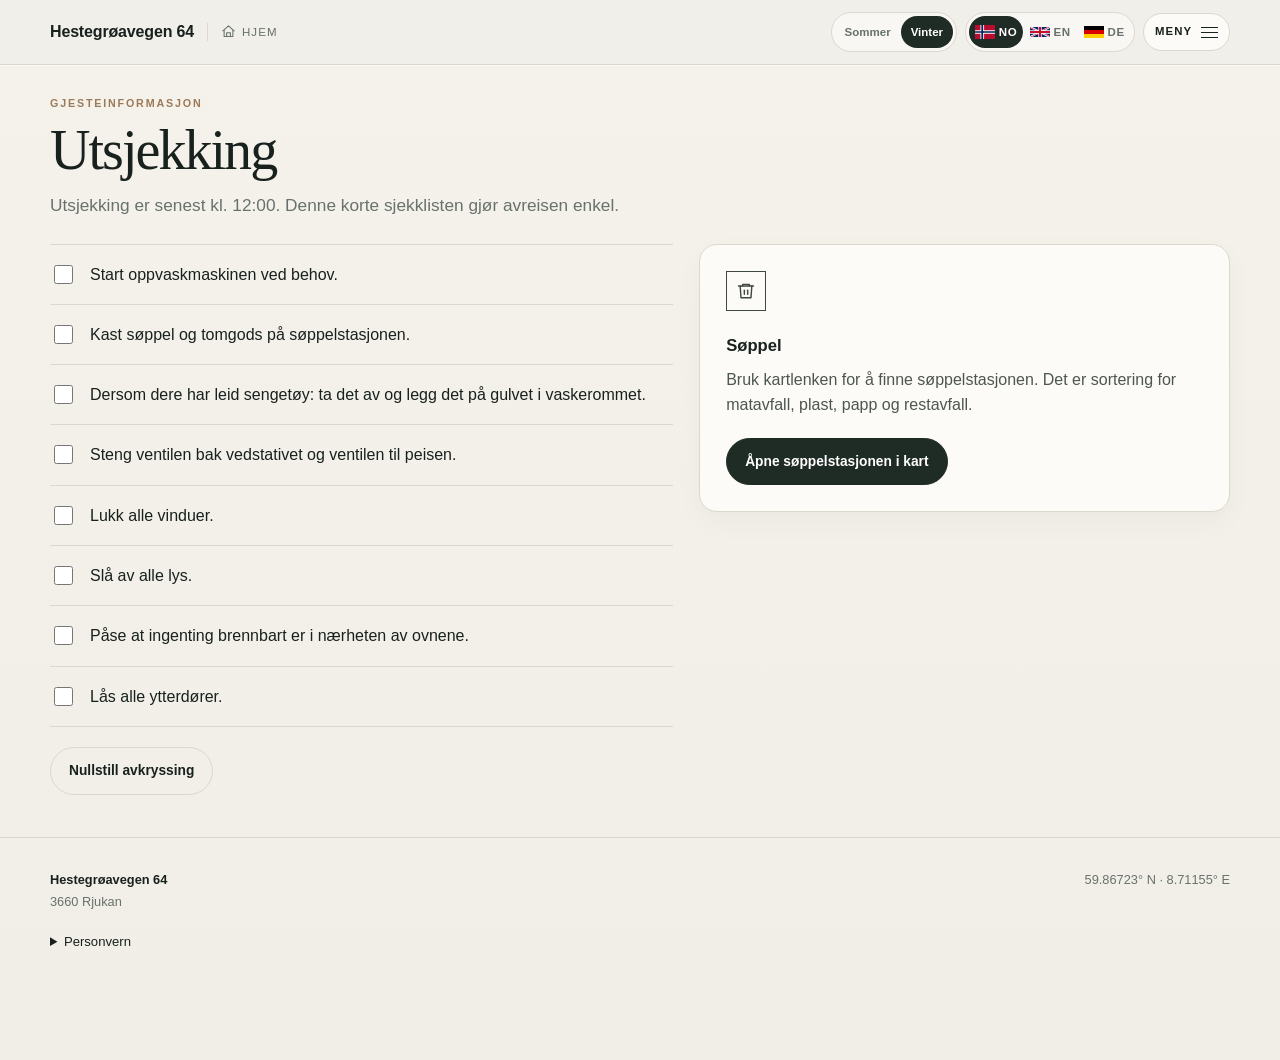
<file: checkout.html>
<!doctype html>
<html lang="no"><head>
<meta charset="utf-8"><meta name="viewport" content="width=device-width,initial-scale=1">
<meta name="theme-color" content="#1d2a24">
<title>Utsjekking · Hestegrøavegen 64</title>
<meta name="description" content="Utsjekking er senest kl. 12:00. Denne korte sjekklisten gjør avreisen enkel.">
<link rel="stylesheet" href="site.css?v=24">
</head><body>

<header class="topbar">
<div class="wrap topbar-inner">
  <div class="brand-group"><a class="brand" href="index.html">Hestegrøavegen 64</a><a class="home-shortcut" href="index.html"><svg class="mini-icon" viewbox="0 0 24 24" fill="none" stroke="currentColor" stroke-width="1.7" stroke-linecap="round" stroke-linejoin="round" aria-hidden="true"><path d="m3 11 9-8 9 8"/><path d="M5 10v10h14V10"/><path d="M9 20v-6h6v6"/></svg><span data-no="Hjem" data-en="Home" data-de="Startseite">Hjem</span></a></div>
  <nav class="nav" id="nav"><div class="nav-mobile-title"><span data-no="Alle sider" data-en="All pages" data-de="Alle Seiten">Alle sider</span></div><a href="before.html" data-no="Før turen" data-en="Before your trip" data-de="Vor der Reise">Før turen</a><a href="arrival.html" data-no="Ankomst" data-en="Arrival" data-de="Anreise">Ankomst</a><a href="cabin.html" data-no="Under oppholdet" data-en="During your stay" data-de="Während des Aufenthalts">Under oppholdet</a><a href="checkout.html" class="active" aria-current="page" data-no="Utsjekking" data-en="Check-out" data-de="Abreise">Utsjekking</a><a href="area.html" data-no="Gausta" data-en="Gausta" data-de="Gausta">Gausta</a><a href="contact.html" data-no="Kontakt" data-en="Contact" data-de="Kontakt">Kontakt</a></nav>
  <div class="top-actions">
    <div class="season-switch" role="group" aria-label="Sesong" data-aria-no="Sesong" data-aria-en="Season" data-aria-de="Jahreszeit">
      <button class="season-btn" data-season="summer"><span data-no="Sommer" data-en="Summer" data-de="Sommer">Sommer</span></button>
      <button class="season-btn active" data-season="winter"><span data-no="Vinter" data-en="Winter" data-de="Winter">Vinter</span></button>
    </div>
    <div class="lang-switch" role="group" aria-label="Språk" data-aria-no="Språk" data-aria-en="Language" data-aria-de="Sprache"><button type="button" class="lang active" data-lang="no" aria-label="Norsk" lang="no" aria-pressed="true"><img class="lang-flag" src="flag-no.svg" alt="" aria-hidden="true" width="20" height="15"><span>NO</span></button><button type="button" class="lang" data-lang="en" aria-label="English" lang="en" aria-pressed="false"><img class="lang-flag" src="flag-gb.svg" alt="" aria-hidden="true" width="20" height="15"><span>EN</span></button><button type="button" class="lang" data-lang="de" aria-label="Deutsch" lang="de" aria-pressed="false"><img class="lang-flag" src="flag-de.svg" alt="" aria-hidden="true" width="20" height="15"><span>DE</span></button></div>
    <button class="menu-btn" id="menuBtn" aria-expanded="false" aria-controls="nav"><span class="menu-label" data-no="Meny" data-en="Menu" data-de="Menü">Meny</span><span class="hamb"><i></i><i></i><i></i></span></button>
  </div>
</div>
</header>
<nav class="page-quicknav wrap" aria-label="Hurtigmeny" data-aria-no="Hurtigmeny" data-aria-en="Quick navigation" data-aria-de="Schnellnavigation"><a href="before.html" data-no="Før turen" data-en="Before your trip" data-de="Vor der Reise">Før turen</a><a href="arrival.html" data-no="Ankomst" data-en="Arrival" data-de="Anreise">Ankomst</a><a href="cabin.html" data-no="Under oppholdet" data-en="During your stay" data-de="Während des Aufenthalts">Under oppholdet</a><a href="checkout.html" class="active" aria-current="page" data-no="Utsjekking" data-en="Check-out" data-de="Abreise">Utsjekking</a><a href="area.html" data-no="Gausta" data-en="Gausta" data-de="Gausta">Gausta</a><a href="contact.html" data-no="Kontakt" data-en="Contact" data-de="Kontakt">Kontakt</a></nav>
<div class="pagehead"><div class="wrap">
  <p class="kicker" data-no="Gjesteinformasjon" data-en="Guest information" data-de="Gästeinformationen">Gjesteinformasjon</p>
  <h1 data-no="Utsjekking" data-en="Check-out" data-de="Abreise">Utsjekking</h1>
  <p class="pagelead" data-no="Utsjekking er senest kl. 12:00. Denne korte sjekklisten gjør avreisen enkel." data-en="Check-out is by 12:00. This short checklist makes departure easy." data-de="Der Check-out ist spätestens um 12:00 Uhr. Diese kurze Checkliste erleichtert die Abreise.">Utsjekking er senest kl. 12:00. Denne korte sjekklisten gjør avreisen enkel.</p>
</div></div>
<main class="content"><div class="wrap">
<div class="two">
  <div>
    <div class="checklist">
      <label class="check"><input type="checkbox"><span data-no="Start oppvaskmaskinen ved behov." data-en="Start the dishwasher if needed." data-de="Schalten Sie bei Bedarf die Spülmaschine ein.">Start oppvaskmaskinen ved behov.</span></label>
      <label class="check"><input type="checkbox"><span data-no="Kast søppel og tomgods på søppelstasjonen." data-en="Dispose of rubbish and empty bottles/cans at the waste station." data-de="Entsorgen Sie Müll und leere Flaschen sowie Dosen an der Müllsammelstelle.">Kast søppel og tomgods på søppelstasjonen.</span></label>
      <label class="check"><input type="checkbox"><span data-no="Dersom dere har leid sengetøy: ta det av og legg det på gulvet i vaskerommet." data-en="If you rented bed linen: remove it and place it on the floor in the laundry room." data-de="Falls Sie Bettwäsche gemietet haben: Ziehen Sie diese ab und legen Sie sie auf den Boden im Hauswirtschaftsraum.">Dersom dere har leid sengetøy: ta det av og legg det på gulvet i vaskerommet.</span></label>
      <label class="check"><input type="checkbox"><span data-no="Steng ventilen bak vedstativet og ventilen til peisen." data-en="Close the vent behind the firewood rack and the fireplace vent." data-de="Schließen Sie das Lüftungsventil hinter dem Holzständer und den Lüftungsregler am Kamin.">Steng ventilen bak vedstativet og ventilen til peisen.</span></label>
      <label class="check"><input type="checkbox"><span data-no="Lukk alle vinduer." data-en="Close all windows." data-de="Schließen Sie alle Fenster.">Lukk alle vinduer.</span></label>
      <label class="check"><input type="checkbox"><span data-no="Slå av alle lys." data-en="Switch off all lights." data-de="Schalten Sie alle Lichter aus.">Slå av alle lys.</span></label>
      <label class="check"><input type="checkbox"><span data-no="Påse at ingenting brennbart er i nærheten av ovnene." data-en="Make sure no flammable items are left close to the heaters." data-de="Achten Sie darauf, dass sich keine brennbaren Gegenstände in der Nähe der Heizgeräte befinden.">Påse at ingenting brennbart er i nærheten av ovnene.</span></label>
      <label class="check"><input type="checkbox"><span data-no="Lås alle ytterdører." data-en="Lock all exterior doors." data-de="Verriegeln Sie alle Außentüren.">Lås alle ytterdører.</span></label>
    </div><div class="btnrow"><button type="button" class="btn light" id="reset-checklist" data-no="Nullstill avkryssing" data-en="Reset checkmarks" data-de="Häkchen zurücksetzen">Nullstill avkryssing</button></div>
  </div>
  <div class="info-card"><div class="icon-wrap"><svg class="icon-svg" viewbox="0 0 24 24" fill="none" stroke="currentColor" stroke-width="1.7" stroke-linecap="round" stroke-linejoin="round" aria-hidden="true"><path d="M3 6h18"/><path d="M8 6V4h8v2"/><path d="m19 6-1 14H6L5 6"/><path d="M10 11v5"/><path d="M14 11v5"/></svg></div><h3 data-no="Søppel" data-en="Waste" data-de="Müll">Søppel</h3><p data-no="Bruk kartlenken for å finne søppelstasjonen. Det er sortering for matavfall, plast, papp og restavfall." data-en="Use the map link to find the waste station. Separate food waste, plastic, cardboard and general waste." data-de="Nutzen Sie den Kartenlink zur Müllsammelstelle. Dort wird nach Bioabfall, Kunststoff, Pappe und Restmüll getrennt.">Bruk kartlenken for å finne søppelstasjonen. Det er sortering for matavfall, plast, papp og restavfall.</p><div class="btnrow"><a class="btn" href="https://maps.app.goo.gl/LDhp1xrMwmNGe1pT6?g_st=ic" target="_blank" rel="noopener" data-no="Åpne søppelstasjonen i kart" data-en="Open waste station on map" data-de="Müllsammelstelle auf der Karte öffnen">Åpne søppelstasjonen i kart</a></div></div>
</div>
</div></main>

<footer>
  <div class="wrap footer-grid">
    <div><strong>Hestegrøavegen 64</strong><span>3660 Rjukan</span></div>
    <div><span>59.86723° N · 8.71155° E</span></div>
  </div>
<details class="wrap analytics-note"><summary><span  data-no="Personvern" data-en="Privacy" data-de="Datenschutz">Personvern</span><span data-analytics-badge></span></summary><p  data-no="Vi bruker GoatCounter til å se hvilke sider som blir brukt. En lenke med ref-kode lar oss knytte registrerte besøk til lenken vi har sendt. Referansen kan inneholde fornavn eller kallenavn og vises i statistikken." data-en="We use GoatCounter to see which pages are used. A link with a ref code lets us associate recorded visits with the link we sent. The reference may include a first name or nickname and appears in the statistics." data-de="Wir verwenden GoatCounter, um zu sehen, welche Seiten genutzt werden. Ein Link mit ref-Code ermöglicht es uns, erfasste Besuche dem versendeten Link zuzuordnen. Die Referenz kann einen Vornamen oder Spitznamen enthalten und erscheint in der Statistik.">Vi bruker GoatCounter til å se hvilke sider som blir brukt. En lenke med ref-kode lar oss knytte registrerte besøk til lenken vi har sendt. Referansen kan inneholde fornavn eller kallenavn og vises i statistikken.</p><button type="button" class="btn light" data-analytics-disable data-no="Ikke mål besøk fra denne nettleseren" data-en="Do not measure visits from this browser" data-de="Besuche dieses Browsers nicht erfassen">Ikke mål besøk fra denne nettleseren</button><p data-analytics-status role="status" aria-live="polite"></p></details></footer>

<script src="site.js?v=25"></script>
<script src="analytics.js?v=23"></script>
</body></html>
</file>
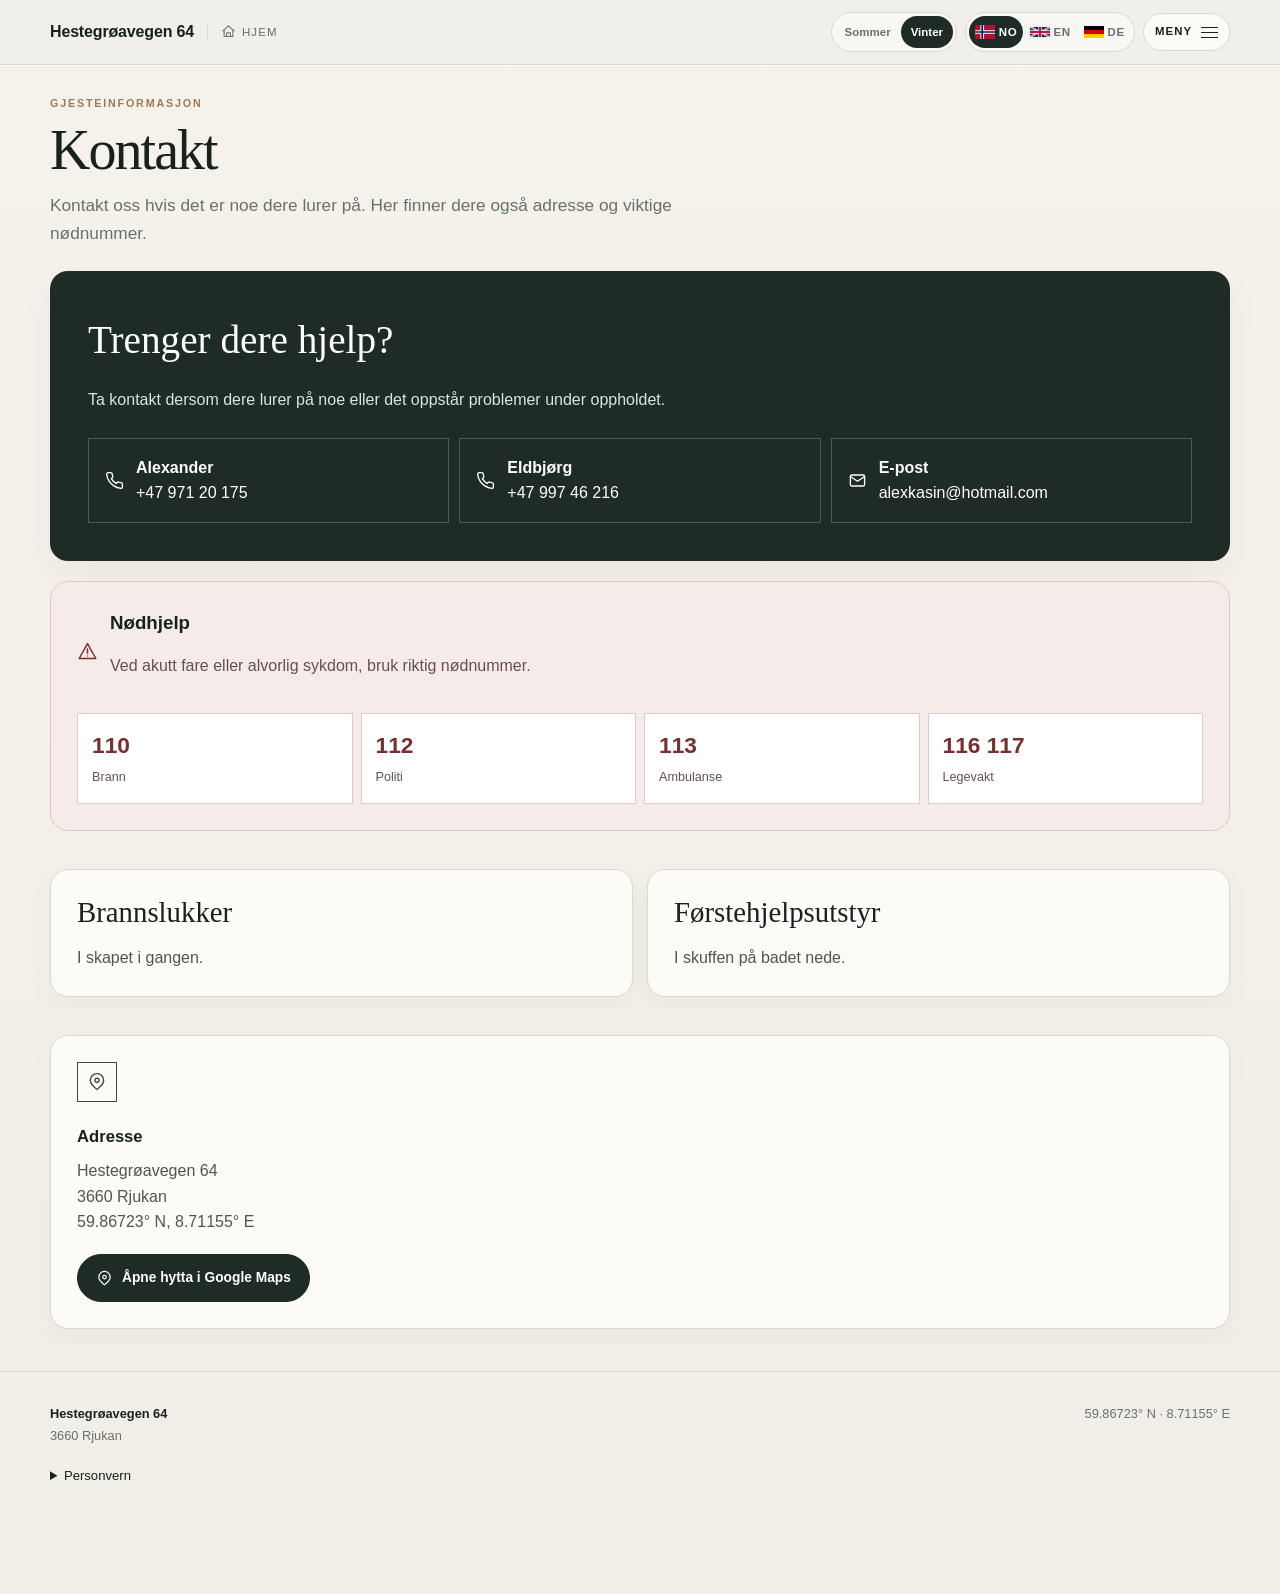
<file: contact.html>
<!doctype html>
<html lang="no"><head>
<meta charset="utf-8"><meta name="viewport" content="width=device-width,initial-scale=1">
<meta name="theme-color" content="#1d2a24">
<title>Kontakt · Hestegrøavegen 64</title>
<meta name="description" content="Kontakt oss hvis det er noe dere lurer på. Her finner dere også adresse og viktige nødnummer.">
<link rel="stylesheet" href="site.css?v=24">
</head><body>

<header class="topbar">
<div class="wrap topbar-inner">
  <div class="brand-group"><a class="brand" href="index.html">Hestegrøavegen 64</a><a class="home-shortcut" href="index.html"><svg class="mini-icon" viewbox="0 0 24 24" fill="none" stroke="currentColor" stroke-width="1.7" stroke-linecap="round" stroke-linejoin="round" aria-hidden="true"><path d="m3 11 9-8 9 8"/><path d="M5 10v10h14V10"/><path d="M9 20v-6h6v6"/></svg><span data-no="Hjem" data-en="Home" data-de="Startseite">Hjem</span></a></div>
  <nav class="nav" id="nav"><div class="nav-mobile-title"><span data-no="Alle sider" data-en="All pages" data-de="Alle Seiten">Alle sider</span></div><a href="before.html" data-no="Før turen" data-en="Before your trip" data-de="Vor der Reise">Før turen</a><a href="arrival.html" data-no="Ankomst" data-en="Arrival" data-de="Anreise">Ankomst</a><a href="cabin.html" data-no="Under oppholdet" data-en="During your stay" data-de="Während des Aufenthalts">Under oppholdet</a><a href="checkout.html" data-no="Utsjekking" data-en="Check-out" data-de="Abreise">Utsjekking</a><a href="area.html" data-no="Gausta" data-en="Gausta" data-de="Gausta">Gausta</a><a href="contact.html" class="active" aria-current="page" data-no="Kontakt" data-en="Contact" data-de="Kontakt">Kontakt</a></nav>
  <div class="top-actions">
    <div class="season-switch" role="group" aria-label="Sesong" data-aria-no="Sesong" data-aria-en="Season" data-aria-de="Jahreszeit">
      <button class="season-btn" data-season="summer"><span data-no="Sommer" data-en="Summer" data-de="Sommer">Sommer</span></button>
      <button class="season-btn active" data-season="winter"><span data-no="Vinter" data-en="Winter" data-de="Winter">Vinter</span></button>
    </div>
    <div class="lang-switch" role="group" aria-label="Språk" data-aria-no="Språk" data-aria-en="Language" data-aria-de="Sprache"><button type="button" class="lang active" data-lang="no" aria-label="Norsk" lang="no" aria-pressed="true"><img class="lang-flag" src="flag-no.svg" alt="" aria-hidden="true" width="20" height="15"><span>NO</span></button><button type="button" class="lang" data-lang="en" aria-label="English" lang="en" aria-pressed="false"><img class="lang-flag" src="flag-gb.svg" alt="" aria-hidden="true" width="20" height="15"><span>EN</span></button><button type="button" class="lang" data-lang="de" aria-label="Deutsch" lang="de" aria-pressed="false"><img class="lang-flag" src="flag-de.svg" alt="" aria-hidden="true" width="20" height="15"><span>DE</span></button></div>
    <button class="menu-btn" id="menuBtn" aria-expanded="false" aria-controls="nav"><span class="menu-label" data-no="Meny" data-en="Menu" data-de="Menü">Meny</span><span class="hamb"><i></i><i></i><i></i></span></button>
  </div>
</div>
</header>
<nav class="page-quicknav wrap" aria-label="Hurtigmeny" data-aria-no="Hurtigmeny" data-aria-en="Quick navigation" data-aria-de="Schnellnavigation"><a href="before.html" data-no="Før turen" data-en="Before your trip" data-de="Vor der Reise">Før turen</a><a href="arrival.html" data-no="Ankomst" data-en="Arrival" data-de="Anreise">Ankomst</a><a href="cabin.html" data-no="Under oppholdet" data-en="During your stay" data-de="Während des Aufenthalts">Under oppholdet</a><a href="checkout.html" data-no="Utsjekking" data-en="Check-out" data-de="Abreise">Utsjekking</a><a href="area.html" data-no="Gausta" data-en="Gausta" data-de="Gausta">Gausta</a><a href="contact.html" class="active" aria-current="page" data-no="Kontakt" data-en="Contact" data-de="Kontakt">Kontakt</a></nav>
<div class="pagehead"><div class="wrap">
  <p class="kicker" data-no="Gjesteinformasjon" data-en="Guest information" data-de="Gästeinformationen">Gjesteinformasjon</p>
  <h1 data-no="Kontakt" data-en="Contact" data-de="Kontakt">Kontakt</h1>
  <p class="pagelead" data-no="Kontakt oss hvis det er noe dere lurer på. Her finner dere også adresse og viktige nødnummer." data-en="Contact us if you have any questions. You will also find the address and important emergency numbers here." data-de="Kontaktieren Sie uns bei Fragen. Hier finden Sie auch die Adresse und wichtige Notrufnummern.">Kontakt oss hvis det er noe dere lurer på. Her finner dere også adresse og viktige nødnummer.</p>
</div></div>
<main class="content"><div class="wrap">
<div class="contact-panel">
  <h2 data-no="Trenger dere hjelp?" data-en="Need help?" data-de="Brauchen Sie Hilfe?">Trenger dere hjelp?</h2>
  <p data-no="Ta kontakt dersom dere lurer på noe eller det oppstår problemer under oppholdet." data-en="Please contact us if you have questions or if a problem comes up during your stay." data-de="Melden Sie sich bei uns, wenn Sie Fragen haben oder während Ihres Aufenthalts Probleme auftreten.">Ta kontakt dersom dere lurer på noe eller det oppstår problemer under oppholdet.</p>
  <div class="contact-actions">
    <a class="contact-action" href="tel:+4797120175"><svg class="icon-svg" viewbox="0 0 24 24" fill="none" stroke="currentColor" stroke-width="1.7" stroke-linecap="round" stroke-linejoin="round" aria-hidden="true"><path d="M22 16.92v3a2 2 0 0 1-2.18 2 19.79 19.79 0 0 1-8.63-3.07 19.5 19.5 0 0 1-6-6A19.79 19.79 0 0 1 2.12 4.18 2 2 0 0 1 4.11 2h3a2 2 0 0 1 2 1.72c.12.9.33 1.78.62 2.63a2 2 0 0 1-.45 2.11L8 9.73a16 16 0 0 0 6 6l1.27-1.27a2 2 0 0 1 2.11-.45c.85.29 1.73.5 2.63.62A2 2 0 0 1 22 16.92Z"/></svg><span><strong>Alexander</strong><br>+47 971 20 175</span></a>
    <a class="contact-action" href="tel:+4799746216"><svg class="icon-svg" viewbox="0 0 24 24" fill="none" stroke="currentColor" stroke-width="1.7" stroke-linecap="round" stroke-linejoin="round" aria-hidden="true"><path d="M22 16.92v3a2 2 0 0 1-2.18 2 19.79 19.79 0 0 1-8.63-3.07 19.5 19.5 0 0 1-6-6A19.79 19.79 0 0 1 2.12 4.18 2 2 0 0 1 4.11 2h3a2 2 0 0 1 2 1.72c.12.9.33 1.78.62 2.63a2 2 0 0 1-.45 2.11L8 9.73a16 16 0 0 0 6 6l1.27-1.27a2 2 0 0 1 2.11-.45c.85.29 1.73.5 2.63.62A2 2 0 0 1 22 16.92Z"/></svg><span><strong>Eldbjørg</strong><br>+47 997 46 216</span></a>
    <a class="contact-action" href="mailto:alexkasin@hotmail.com"><svg class="icon-svg" viewbox="0 0 24 24" fill="none" stroke="currentColor" stroke-width="1.7" stroke-linecap="round" stroke-linejoin="round" aria-hidden="true"><rect x="3" y="5" width="18" height="14" rx="2"/><path d="m3 7 9 6 9-6"/></svg><span><strong data-no="E-post" data-en="Email" data-de="E-Mail">E-post</strong><br>alexkasin@hotmail.com</span></a>
  </div>
</div>
<div class="emergency anchor-section" id="emergency">
  <div class="emergency-head"><svg class="icon-svg" viewbox="0 0 24 24" fill="none" stroke="currentColor" stroke-width="1.7" stroke-linecap="round" stroke-linejoin="round" aria-hidden="true"><path d="M12 3 2.5 20h19L12 3Z"/><path d="M12 9v5"/><path d="M12 17h.01"/></svg><div><h3 data-no="Nødhjelp" data-en="Emergency" data-de="Notfall">Nødhjelp</h3><p data-no="Ved akutt fare eller alvorlig sykdom, bruk riktig nødnummer." data-en="In an emergency or serious illness, use the appropriate emergency number." data-de="Wählen Sie bei akuter Gefahr oder schwerer Erkrankung die entsprechende Notrufnummer.">Ved akutt fare eller alvorlig sykdom, bruk riktig nødnummer.</p></div></div>
  <div class="emergency-grid">
    <a href="tel:110"><strong>110</strong><span data-no="Brann" data-en="Fire" data-de="Feuerwehr">Brann</span></a>
    <a href="tel:112"><strong>112</strong><span data-no="Politi" data-en="Police" data-de="Polizei">Politi</span></a>
    <a href="tel:113"><strong>113</strong><span data-no="Ambulanse" data-en="Ambulance" data-de="Rettungsdienst">Ambulanse</span></a>
    <a href="tel:116117"><strong>116 117</strong><span data-no="Legevakt" data-en="Out-of-hours medical service" data-de="Ärztlicher Bereitschaftsdienst">Legevakt</span></a>
  </div>
</div>
<div class="info-grid section"><section class="info-card"><h2 data-no="Brannslukker" data-en="Fire extinguisher" data-de="Feuerlöscher">Brannslukker</h2><p data-no="I skapet i gangen." data-en="In the cupboard in the hallway." data-de="Im Schrank im Flur.">I skapet i gangen.</p></section><section class="info-card"><h2 data-no="Førstehjelpsutstyr" data-en="First aid kit" data-de="Erste-Hilfe-Set">Førstehjelpsutstyr</h2><p data-no="I skuffen på badet nede." data-en="In the drawer in the downstairs bathroom." data-de="In der Schublade im Badezimmer im unteren Stockwerk.">I skuffen på badet nede.</p></section></div>
<div class="info-card section"><div class="icon-wrap"><svg class="icon-svg" viewbox="0 0 24 24" fill="none" stroke="currentColor" stroke-width="1.7" stroke-linecap="round" stroke-linejoin="round" aria-hidden="true"><path d="M20 10c0 5-8 11-8 11S4 15 4 10a8 8 0 1 1 16 0Z"/><circle cx="12" cy="10" r="2.5"/></svg></div><h3 data-no="Adresse" data-en="Address" data-de="Adresse">Adresse</h3><p>Hestegrøavegen 64<br>3660 Rjukan<br>59.86723° N, 8.71155° E</p><div class="btnrow"><a class="btn" href="https://www.google.com/maps/search/?api=1&amp;query=59.86723,8.71155" target="_blank" rel="noopener"><svg class="icon-svg" viewbox="0 0 24 24" fill="none" stroke="currentColor" stroke-width="1.7" stroke-linecap="round" stroke-linejoin="round" aria-hidden="true"><path d="M20 10c0 5-8 11-8 11S4 15 4 10a8 8 0 1 1 16 0Z"/><circle cx="12" cy="10" r="2.5"/></svg><span data-no="Åpne hytta i Google Maps" data-en="Open the cabin in Google Maps" data-de="Hütte in Google Maps öffnen">Åpne hytta i Google Maps</span></a></div></div>
</div></main>

<footer>
  <div class="wrap footer-grid">
    <div><strong>Hestegrøavegen 64</strong><span>3660 Rjukan</span></div>
    <div><span>59.86723° N · 8.71155° E</span></div>
  </div>
<details class="wrap analytics-note"><summary><span  data-no="Personvern" data-en="Privacy" data-de="Datenschutz">Personvern</span><span data-analytics-badge></span></summary><p  data-no="Vi bruker GoatCounter til å se hvilke sider som blir brukt. En lenke med ref-kode lar oss knytte registrerte besøk til lenken vi har sendt. Referansen kan inneholde fornavn eller kallenavn og vises i statistikken." data-en="We use GoatCounter to see which pages are used. A link with a ref code lets us associate recorded visits with the link we sent. The reference may include a first name or nickname and appears in the statistics." data-de="Wir verwenden GoatCounter, um zu sehen, welche Seiten genutzt werden. Ein Link mit ref-Code ermöglicht es uns, erfasste Besuche dem versendeten Link zuzuordnen. Die Referenz kann einen Vornamen oder Spitznamen enthalten und erscheint in der Statistik.">Vi bruker GoatCounter til å se hvilke sider som blir brukt. En lenke med ref-kode lar oss knytte registrerte besøk til lenken vi har sendt. Referansen kan inneholde fornavn eller kallenavn og vises i statistikken.</p><button type="button" class="btn light" data-analytics-disable data-no="Ikke mål besøk fra denne nettleseren" data-en="Do not measure visits from this browser" data-de="Besuche dieses Browsers nicht erfassen">Ikke mål besøk fra denne nettleseren</button><p data-analytics-status role="status" aria-live="polite"></p></details></footer>

<script src="site.js?v=25"></script>
<script src="analytics.js?v=23"></script>
</body></html>
</file>
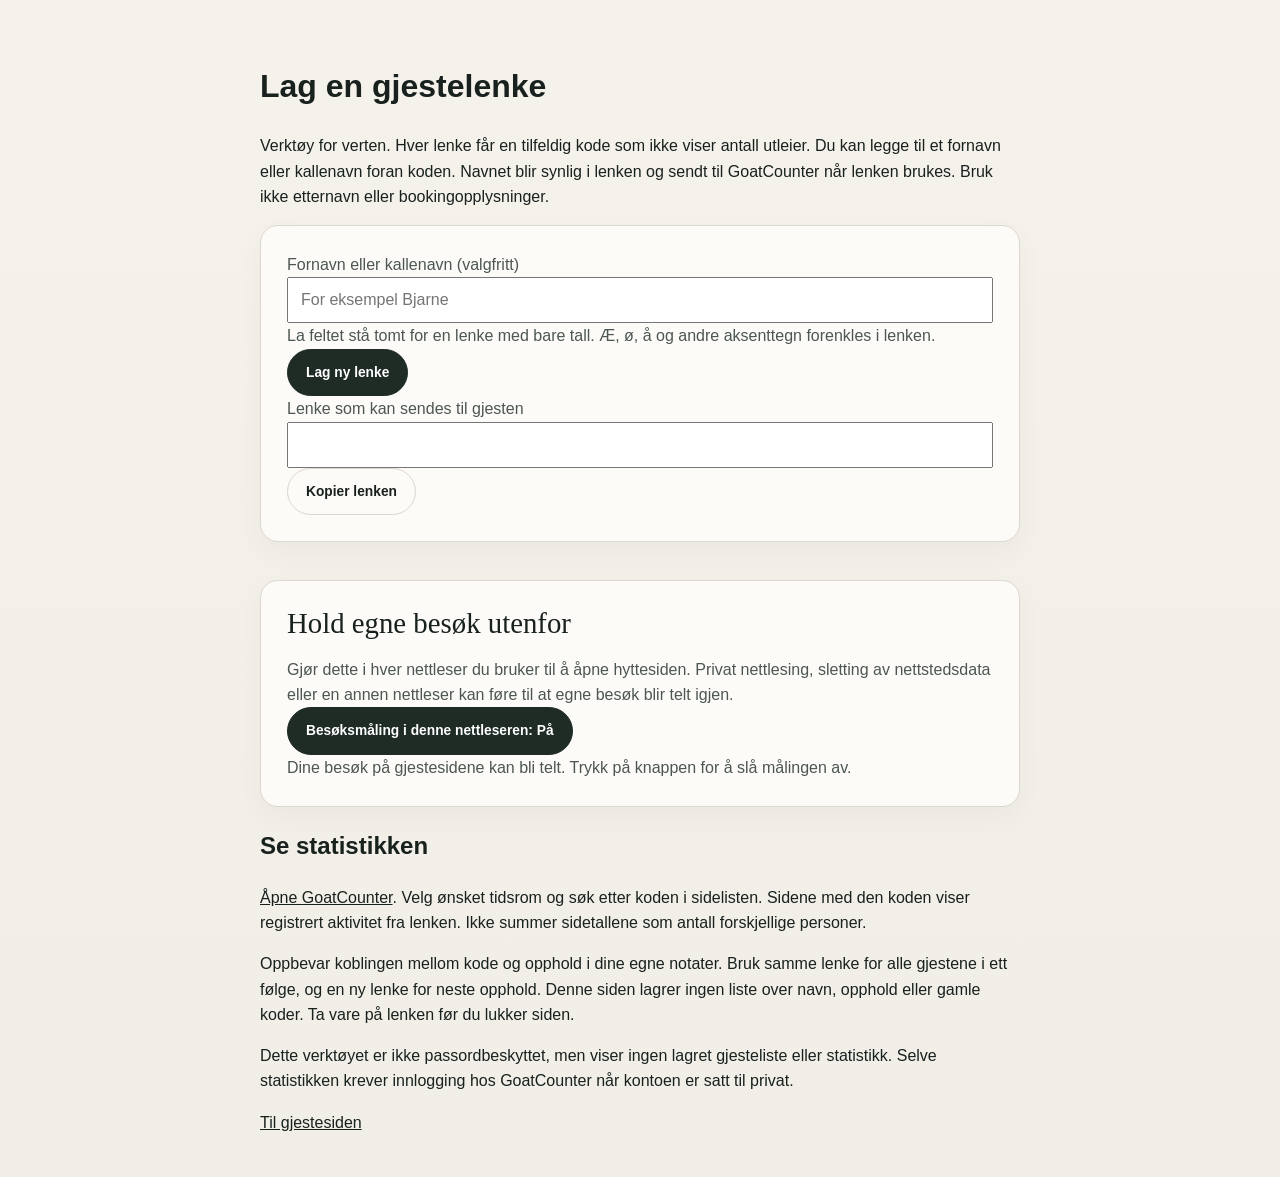
<file: lenker.html>
<!doctype html><html lang="no"><head><meta charset="utf-8"><meta name="viewport" content="width=device-width,initial-scale=1"><meta name="robots" content="noindex,nofollow"><title>Gjestelenker · Hestegrøavegen 64</title><link rel="stylesheet" href="site.css?v=23"></head><body><main class="wrap content" style="max-width:760px;padding-top:40px"><h1>Lag en gjestelenke</h1><p>Verktøy for verten. Hver lenke får en tilfeldig kode som ikke viser antall utleier. Du kan legge til et fornavn eller kallenavn foran koden. Navnet blir synlig i lenken og sendt til GoatCounter når lenken brukes. Bruk ikke etternavn eller bookingopplysninger.</p><div class="info-card"><p><label for="guest-name">Fornavn eller kallenavn (valgfritt)</label></p><input id="guest-name" maxlength="32" autocomplete="off" placeholder="For eksempel Bjarne" style="width:100%;padding:12px;font-size:16px;box-sizing:border-box"><p>La feltet stå tomt for en lenke med bare tall. Æ, ø, å og andre aksenttegn forenkles i lenken.</p><button class="btn" id="new-link" type="button">Lag ny lenke</button><p><label for="guest-link">Lenke som kan sendes til gjesten</label></p><input id="guest-link" readonly style="width:100%;padding:12px;font-size:16px;box-sizing:border-box"><p><button class="btn light" id="copy-link" type="button">Kopier lenken</button></p><p id="link-status" role="status"></p></div><div class="info-card section"><h2>Hold egne besøk utenfor</h2><p>Gjør dette i hver nettleser du bruker til å åpne hyttesiden. Privat nettlesing, sletting av nettstedsdata eller en annen nettleser kan føre til at egne besøk blir telt igjen.</p><button class="btn" id="measurement-toggle" type="button" role="switch" aria-checked="true" aria-label="Besøksmåling i denne nettleseren">Besøksmåling i denne nettleseren: På</button><p id="exclude-status" role="status"></p></div><h2>Se statistikken</h2><p><a href="https://hestegroeavegen64.goatcounter.com/" target="_blank" rel="noopener noreferrer">Åpne GoatCounter</a>. Velg ønsket tidsrom og søk etter koden i sidelisten. Sidene med den koden viser registrert aktivitet fra lenken. Ikke summer sidetallene som antall forskjellige personer.</p><p>Oppbevar koblingen mellom kode og opphold i dine egne notater. Bruk samme lenke for alle gjestene i ett følge, og en ny lenke for neste opphold. Denne siden lagrer ingen liste over navn, opphold eller gamle koder. Ta vare på lenken før du lukker siden.</p><p>Dette verktøyet er ikke passordbeskyttet, men viser ingen lagret gjesteliste eller statistikk. Selve statistikken krever innlogging hos GoatCounter når kontoen er satt til privat.</p><a href="index.html">Til gjestesiden</a></main><script src="lenker.js?v=23"></script></body></html>
</file>
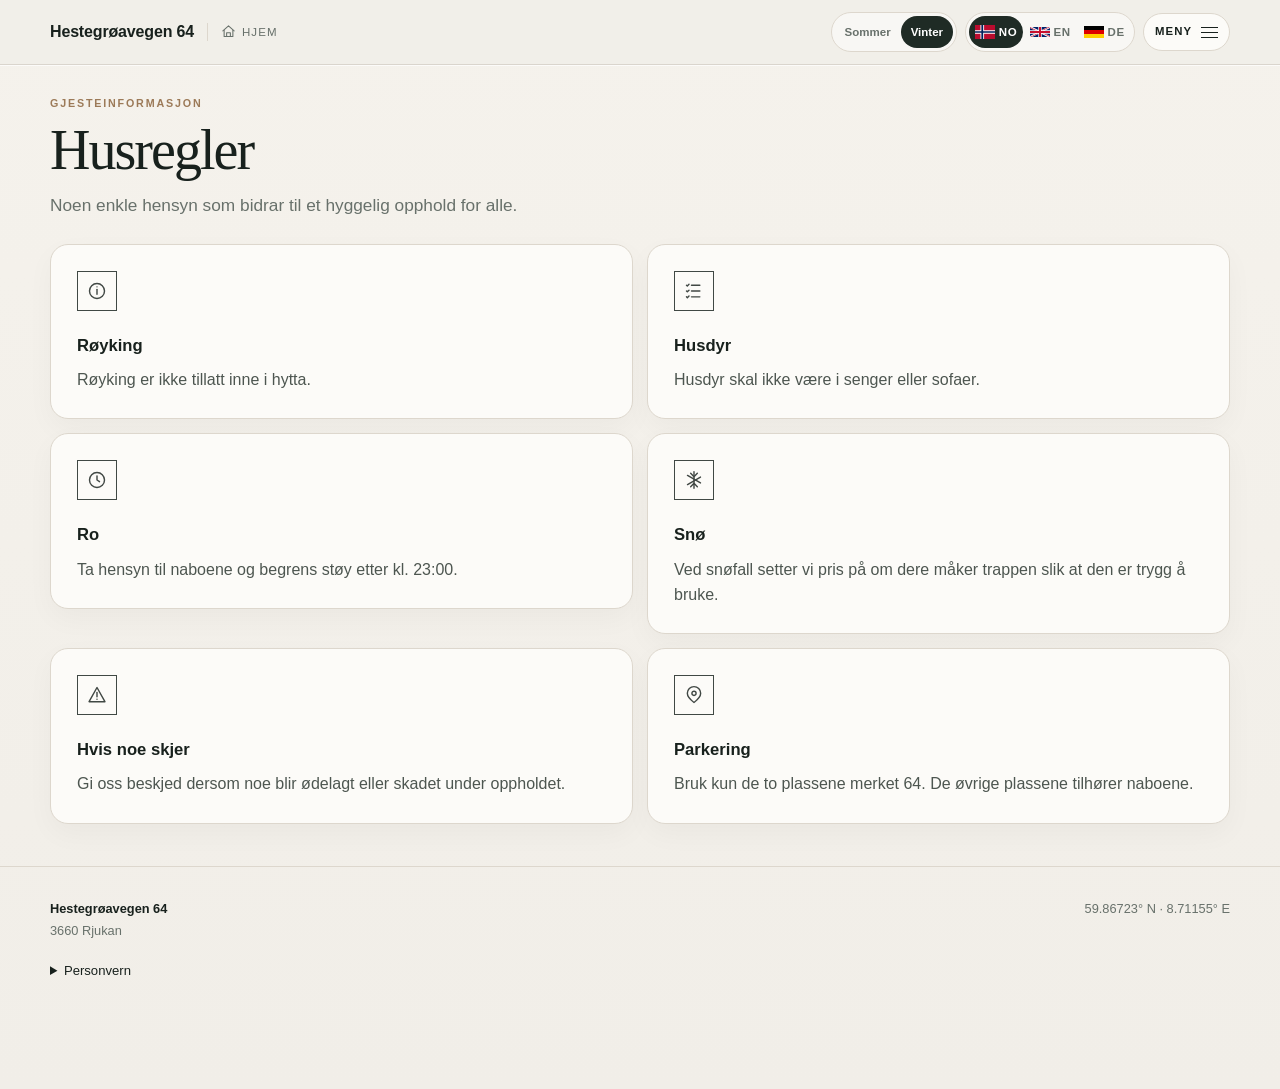
<file: rules.html>
<!doctype html>
<html lang="no"><head>
<meta charset="utf-8"><meta name="viewport" content="width=device-width,initial-scale=1">
<meta name="theme-color" content="#1d2a24">
<title>Husregler · Hestegrøavegen 64</title>
<meta name="description" content="Noen enkle hensyn som bidrar til et hyggelig opphold for alle.">
<link rel="stylesheet" href="site.css?v=24">
</head><body>

<header class="topbar">
<div class="wrap topbar-inner">
  <div class="brand-group"><a class="brand" href="index.html">Hestegrøavegen 64</a><a class="home-shortcut" href="index.html"><svg class="mini-icon" viewbox="0 0 24 24" fill="none" stroke="currentColor" stroke-width="1.7" stroke-linecap="round" stroke-linejoin="round" aria-hidden="true"><path d="m3 11 9-8 9 8"/><path d="M5 10v10h14V10"/><path d="M9 20v-6h6v6"/></svg><span data-no="Hjem" data-en="Home" data-de="Startseite">Hjem</span></a></div>
  <nav class="nav" id="nav"><div class="nav-mobile-title"><span data-no="Alle sider" data-en="All pages" data-de="Alle Seiten">Alle sider</span></div><a href="before.html" data-no="Før turen" data-en="Before your trip" data-de="Vor der Reise">Før turen</a><a href="arrival.html" data-no="Ankomst" data-en="Arrival" data-de="Anreise">Ankomst</a><a href="cabin.html" class="active" data-no="Under oppholdet" data-en="During your stay" data-de="Während des Aufenthalts">Under oppholdet</a><a href="checkout.html" data-no="Utsjekking" data-en="Check-out" data-de="Abreise">Utsjekking</a><a href="area.html" data-no="Gausta" data-en="Gausta" data-de="Gausta">Gausta</a><a href="contact.html" data-no="Kontakt" data-en="Contact" data-de="Kontakt">Kontakt</a></nav>
  <div class="top-actions">
    <div class="season-switch" role="group" aria-label="Sesong" data-aria-no="Sesong" data-aria-en="Season" data-aria-de="Jahreszeit">
      <button class="season-btn" data-season="summer"><span data-no="Sommer" data-en="Summer" data-de="Sommer">Sommer</span></button>
      <button class="season-btn active" data-season="winter"><span data-no="Vinter" data-en="Winter" data-de="Winter">Vinter</span></button>
    </div>
    <div class="lang-switch" role="group" aria-label="Språk" data-aria-no="Språk" data-aria-en="Language" data-aria-de="Sprache"><button type="button" class="lang active" data-lang="no" aria-label="Norsk" lang="no" aria-pressed="true"><img class="lang-flag" src="flag-no.svg" alt="" aria-hidden="true" width="20" height="15"><span>NO</span></button><button type="button" class="lang" data-lang="en" aria-label="English" lang="en" aria-pressed="false"><img class="lang-flag" src="flag-gb.svg" alt="" aria-hidden="true" width="20" height="15"><span>EN</span></button><button type="button" class="lang" data-lang="de" aria-label="Deutsch" lang="de" aria-pressed="false"><img class="lang-flag" src="flag-de.svg" alt="" aria-hidden="true" width="20" height="15"><span>DE</span></button></div>
    <button class="menu-btn" id="menuBtn" aria-expanded="false" aria-controls="nav"><span class="menu-label" data-no="Meny" data-en="Menu" data-de="Menü">Meny</span><span class="hamb"><i></i><i></i><i></i></span></button>
  </div>
</div>
</header>
<nav class="page-quicknav wrap" aria-label="Hurtigmeny" data-aria-no="Hurtigmeny" data-aria-en="Quick navigation" data-aria-de="Schnellnavigation"><a href="before.html" data-no="Før turen" data-en="Before your trip" data-de="Vor der Reise">Før turen</a><a href="arrival.html" data-no="Ankomst" data-en="Arrival" data-de="Anreise">Ankomst</a><a href="cabin.html" class="active" data-no="Under oppholdet" data-en="During your stay" data-de="Während des Aufenthalts">Under oppholdet</a><a href="checkout.html" data-no="Utsjekking" data-en="Check-out" data-de="Abreise">Utsjekking</a><a href="area.html" data-no="Gausta" data-en="Gausta" data-de="Gausta">Gausta</a><a href="contact.html" data-no="Kontakt" data-en="Contact" data-de="Kontakt">Kontakt</a></nav>
<div class="pagehead"><div class="wrap">
  <p class="kicker" data-no="Gjesteinformasjon" data-en="Guest information" data-de="Gästeinformationen">Gjesteinformasjon</p>
  <h1 data-no="Husregler" data-en="House rules" data-de="Hausregeln">Husregler</h1>
  <p class="pagelead" data-no="Noen enkle hensyn som bidrar til et hyggelig opphold for alle." data-en="A few simple considerations that help make the stay pleasant for everyone." data-de="Ein paar einfache Regeln für einen angenehmen Aufenthalt für alle.">Noen enkle hensyn som bidrar til et hyggelig opphold for alle.</p>
</div></div>
<main class="content"><div class="wrap">
<div class="info-grid">
  <div class="info-card"><div class="icon-wrap"><svg class="icon-svg" viewbox="0 0 24 24" fill="none" stroke="currentColor" stroke-width="1.7" stroke-linecap="round" stroke-linejoin="round" aria-hidden="true"><circle cx="12" cy="12" r="9"/><path d="M12 10v6"/><path d="M12 7h.01"/></svg></div><h3 data-no="Røyking" data-en="Smoking" data-de="Rauchen">Røyking</h3><p data-no="Røyking er ikke tillatt inne i hytta." data-en="Smoking is not permitted inside the cabin." data-de="Das Rauchen in der Hütte ist nicht gestattet.">Røyking er ikke tillatt inne i hytta.</p></div>
  <div class="info-card"><div class="icon-wrap"><svg class="icon-svg" viewbox="0 0 24 24" fill="none" stroke="currentColor" stroke-width="1.7" stroke-linecap="round" stroke-linejoin="round" aria-hidden="true"><path d="M9 5h10"/><path d="M9 12h10"/><path d="M9 19h10"/><path d="m3 5 1 1 2-2"/><path d="m3 12 1 1 2-2"/><path d="m3 19 1 1 2-2"/></svg></div><h3 data-no="Husdyr" data-en="Pets" data-de="Haustiere">Husdyr</h3><p data-no="Husdyr skal ikke være i senger eller sofaer." data-en="Pets are not allowed on beds or sofas." data-de="Haustiere dürfen nicht in die Betten oder auf die Sofas.">Husdyr skal ikke være i senger eller sofaer.</p></div>
  <div class="info-card"><div class="icon-wrap"><svg class="icon-svg" viewbox="0 0 24 24" fill="none" stroke="currentColor" stroke-width="1.7" stroke-linecap="round" stroke-linejoin="round" aria-hidden="true"><circle cx="12" cy="12" r="9"/><path d="M12 7v5l3 2"/></svg></div><h3 data-no="Ro" data-en="Quiet hours" data-de="Ruhe">Ro</h3><p data-no="Ta hensyn til naboene og begrens støy etter kl. 23:00." data-en="Please be considerate of neighbours and keep noise to a minimum after 23:00." data-de="Nehmen Sie Rücksicht auf die Nachbarn und vermeiden Sie Lärm nach 23:00 Uhr.">Ta hensyn til naboene og begrens støy etter kl. 23:00.</p></div>
  <div class="info-card winter-only"><div class="icon-wrap"><svg class="icon-svg" viewbox="0 0 24 24" fill="none" stroke="currentColor" stroke-width="1.7" stroke-linecap="round" stroke-linejoin="round" aria-hidden="true"><path d="m12 2 0 20"/><path d="m4.22 6.5 15.56 9"/><path d="m4.22 17.5 15.56-9"/><path d="m8 4 4 4 4-4"/><path d="m8 20 4-4 4 4"/></svg></div><h3 data-no="Snø" data-en="Snow" data-de="Schnee">Snø</h3><p data-no="Ved snøfall setter vi pris på om dere måker trappen slik at den er trygg å bruke." data-en="If it snows, we appreciate you clearing the stairs to keep them safe." data-de="Bei Schneefall freuen wir uns, wenn Sie die Treppe vom Schnee befreien, damit sie sicher benutzt werden kann.">Ved snøfall setter vi pris på om dere måker trappen slik at den er trygg å bruke.</p></div>
  <div class="info-card"><div class="icon-wrap"><svg class="icon-svg" viewbox="0 0 24 24" fill="none" stroke="currentColor" stroke-width="1.7" stroke-linecap="round" stroke-linejoin="round" aria-hidden="true"><path d="M12 3 2.5 20h19L12 3Z"/><path d="M12 9v5"/><path d="M12 17h.01"/></svg></div><h3 data-no="Hvis noe skjer" data-en="If something happens" data-de="Falls etwas passiert">Hvis noe skjer</h3><p data-no="Gi oss beskjed dersom noe blir ødelagt eller skadet under oppholdet." data-en="Please let us know if anything is broken or damaged during your stay." data-de="Geben Sie uns Bescheid, wenn während Ihres Aufenthalts etwas kaputtgeht oder beschädigt wird.">Gi oss beskjed dersom noe blir ødelagt eller skadet under oppholdet.</p></div>
  <div class="info-card"><div class="icon-wrap"><svg class="icon-svg" viewbox="0 0 24 24" fill="none" stroke="currentColor" stroke-width="1.7" stroke-linecap="round" stroke-linejoin="round" aria-hidden="true"><path d="M20 10c0 5-8 11-8 11S4 15 4 10a8 8 0 1 1 16 0Z"/><circle cx="12" cy="10" r="2.5"/></svg></div><h3 data-no="Parkering" data-en="Parking" data-de="Parken">Parkering</h3><p data-no="Bruk kun de to plassene merket 64. De øvrige plassene tilhører naboene." data-en="Please use only the two spaces marked 64. The other spaces belong to neighbouring cabins." data-de="Benutzen Sie nur die beiden mit 64 gekennzeichneten Parkplätze. Die anderen Plätze gehören den Nachbarn.">Bruk kun de to plassene merket 64. De øvrige plassene tilhører naboene.</p></div>
</div>
</div></main>

<footer>
  <div class="wrap footer-grid">
    <div><strong>Hestegrøavegen 64</strong><span>3660 Rjukan</span></div>
    <div><span>59.86723° N · 8.71155° E</span></div>
  </div>
<details class="wrap analytics-note"><summary><span  data-no="Personvern" data-en="Privacy" data-de="Datenschutz">Personvern</span><span data-analytics-badge></span></summary><p  data-no="Vi bruker GoatCounter til å se hvilke sider som blir brukt. En lenke med ref-kode lar oss knytte registrerte besøk til lenken vi har sendt. Referansen kan inneholde fornavn eller kallenavn og vises i statistikken." data-en="We use GoatCounter to see which pages are used. A link with a ref code lets us associate recorded visits with the link we sent. The reference may include a first name or nickname and appears in the statistics." data-de="Wir verwenden GoatCounter, um zu sehen, welche Seiten genutzt werden. Ein Link mit ref-Code ermöglicht es uns, erfasste Besuche dem versendeten Link zuzuordnen. Die Referenz kann einen Vornamen oder Spitznamen enthalten und erscheint in der Statistik.">Vi bruker GoatCounter til å se hvilke sider som blir brukt. En lenke med ref-kode lar oss knytte registrerte besøk til lenken vi har sendt. Referansen kan inneholde fornavn eller kallenavn og vises i statistikken.</p><button type="button" class="btn light" data-analytics-disable data-no="Ikke mål besøk fra denne nettleseren" data-en="Do not measure visits from this browser" data-de="Besuche dieses Browsers nicht erfassen">Ikke mål besøk fra denne nettleseren</button><p data-analytics-status role="status" aria-live="polite"></p></details></footer>

<script src="site.js?v=25"></script>
<script src="analytics.js?v=23"></script>
</body></html>
</file>
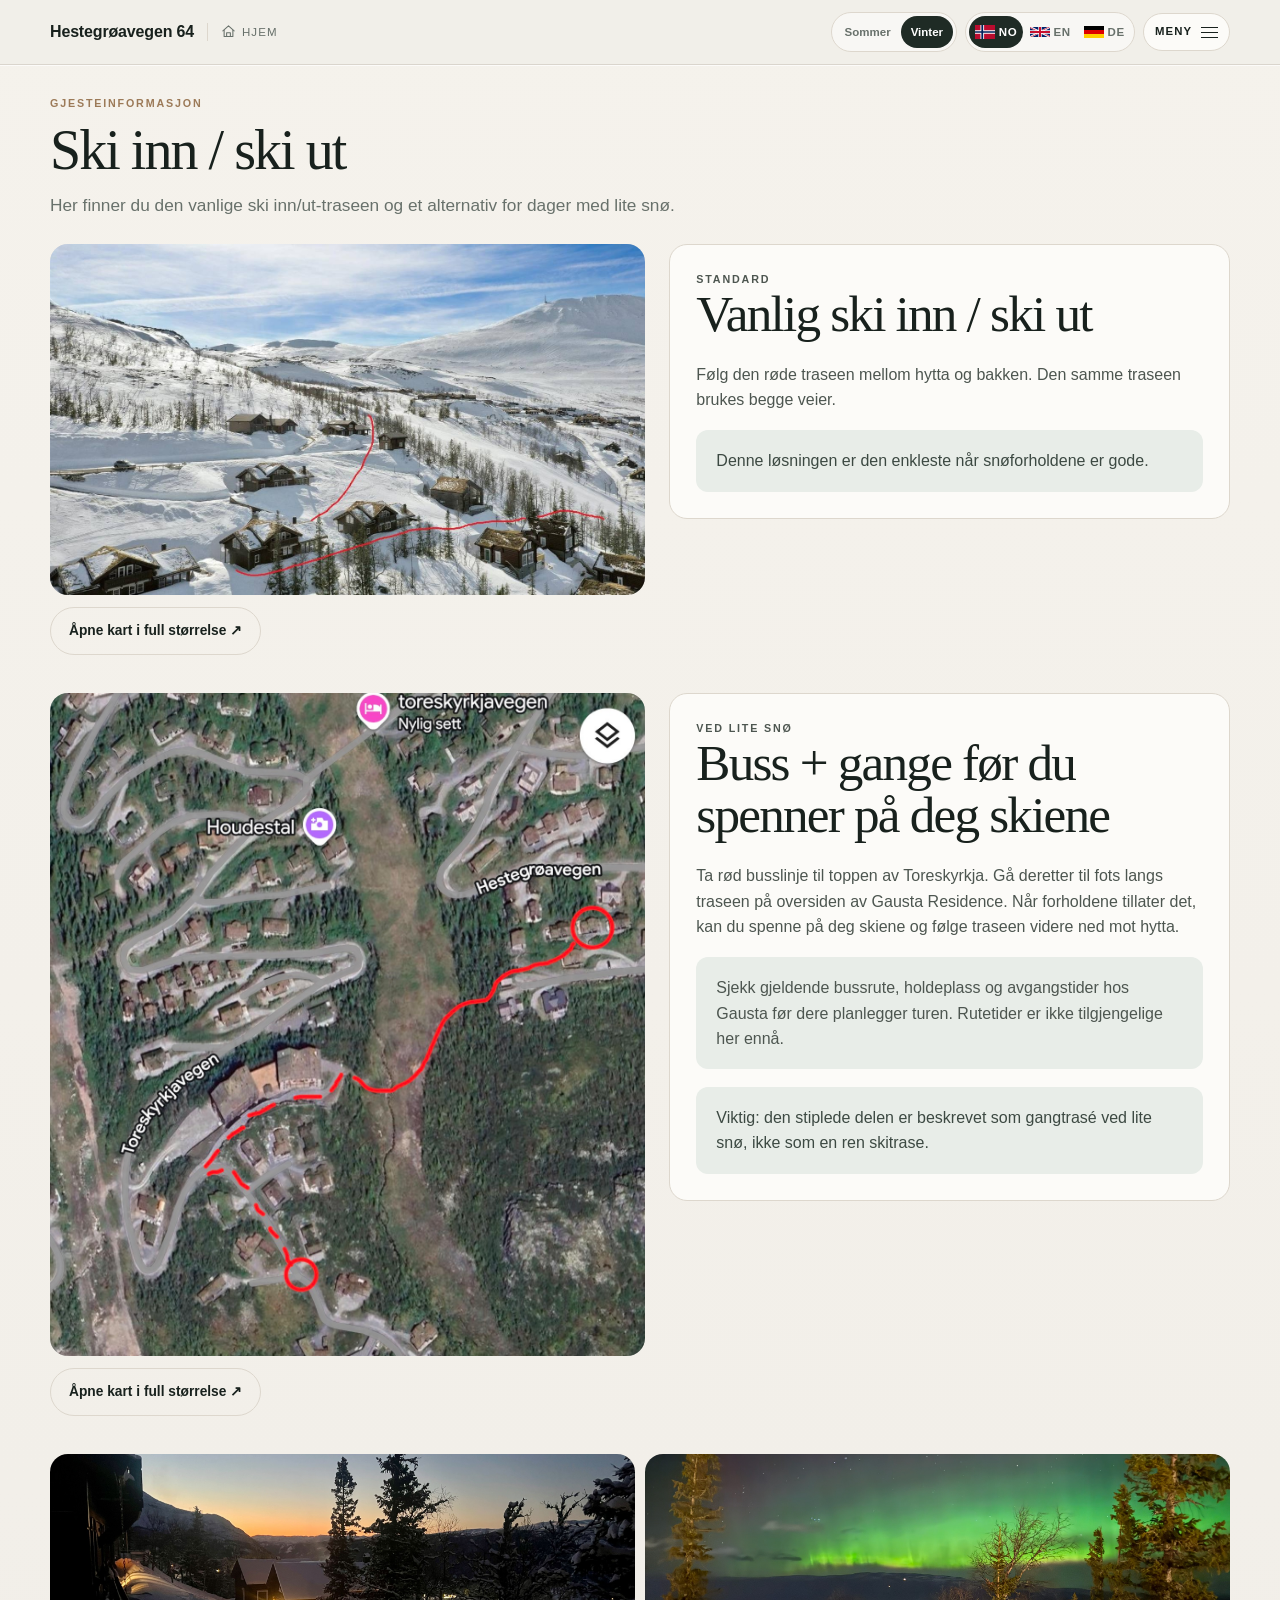
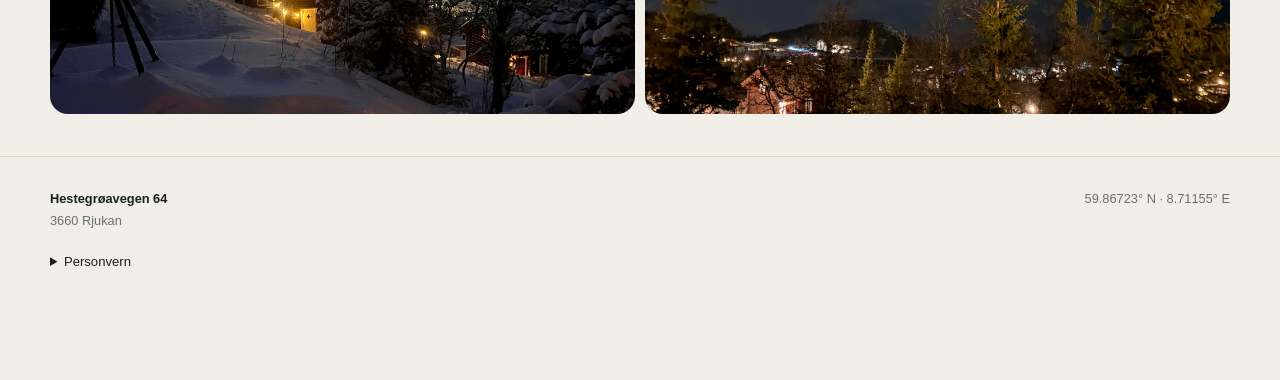
<file: ski.html>
<!doctype html>
<html lang="no"><head>
<meta charset="utf-8"><meta name="viewport" content="width=device-width,initial-scale=1">
<meta name="theme-color" content="#1d2a24">
<title>Ski inn / ski ut · Hestegrøavegen 64</title>
<meta name="description" content="Direkte og enkelt mellom hytta og bakken.">
<link rel="stylesheet" href="site.css?v=24">
</head><body>

<header class="topbar">
<div class="wrap topbar-inner">
  <div class="brand-group"><a class="brand" href="index.html">Hestegrøavegen 64</a><a class="home-shortcut" href="index.html"><svg class="mini-icon" viewbox="0 0 24 24" fill="none" stroke="currentColor" stroke-width="1.7" stroke-linecap="round" stroke-linejoin="round" aria-hidden="true"><path d="m3 11 9-8 9 8"/><path d="M5 10v10h14V10"/><path d="M9 20v-6h6v6"/></svg><span data-no="Hjem" data-en="Home" data-de="Startseite">Hjem</span></a></div>
  <nav class="nav" id="nav"><div class="nav-mobile-title"><span data-no="Alle sider" data-en="All pages" data-de="Alle Seiten">Alle sider</span></div><a href="before.html" data-no="Før turen" data-en="Before your trip" data-de="Vor der Reise">Før turen</a><a href="arrival.html" data-no="Ankomst" data-en="Arrival" data-de="Anreise">Ankomst</a><a href="cabin.html" class="active" data-no="Under oppholdet" data-en="During your stay" data-de="Während des Aufenthalts">Under oppholdet</a><a href="checkout.html" data-no="Utsjekking" data-en="Check-out" data-de="Abreise">Utsjekking</a><a href="area.html" data-no="Gausta" data-en="Gausta" data-de="Gausta">Gausta</a><a href="contact.html" data-no="Kontakt" data-en="Contact" data-de="Kontakt">Kontakt</a></nav>
  <div class="top-actions">
    <div class="season-switch" role="group" aria-label="Sesong" data-aria-no="Sesong" data-aria-en="Season" data-aria-de="Jahreszeit">
      <button class="season-btn" data-season="summer"><span data-no="Sommer" data-en="Summer" data-de="Sommer">Sommer</span></button>
      <button class="season-btn active" data-season="winter"><span data-no="Vinter" data-en="Winter" data-de="Winter">Vinter</span></button>
    </div>
    <div class="lang-switch" role="group" aria-label="Språk" data-aria-no="Språk" data-aria-en="Language" data-aria-de="Sprache"><button type="button" class="lang active" data-lang="no" aria-label="Norsk" lang="no" aria-pressed="true"><img class="lang-flag" src="flag-no.svg" alt="" aria-hidden="true" width="20" height="15"><span>NO</span></button><button type="button" class="lang" data-lang="en" aria-label="English" lang="en" aria-pressed="false"><img class="lang-flag" src="flag-gb.svg" alt="" aria-hidden="true" width="20" height="15"><span>EN</span></button><button type="button" class="lang" data-lang="de" aria-label="Deutsch" lang="de" aria-pressed="false"><img class="lang-flag" src="flag-de.svg" alt="" aria-hidden="true" width="20" height="15"><span>DE</span></button></div>
    <button class="menu-btn" id="menuBtn" aria-expanded="false" aria-controls="nav"><span class="menu-label" data-no="Meny" data-en="Menu" data-de="Menü">Meny</span><span class="hamb"><i></i><i></i><i></i></span></button>
  </div>
</div>
</header>
<nav class="page-quicknav wrap" aria-label="Hurtigmeny" data-aria-no="Hurtigmeny" data-aria-en="Quick navigation" data-aria-de="Schnellnavigation"><a href="before.html" data-no="Før turen" data-en="Before your trip" data-de="Vor der Reise">Før turen</a><a href="arrival.html" data-no="Ankomst" data-en="Arrival" data-de="Anreise">Ankomst</a><a href="cabin.html" class="active" data-no="Under oppholdet" data-en="During your stay" data-de="Während des Aufenthalts">Under oppholdet</a><a href="checkout.html" data-no="Utsjekking" data-en="Check-out" data-de="Abreise">Utsjekking</a><a href="area.html" data-no="Gausta" data-en="Gausta" data-de="Gausta">Gausta</a><a href="contact.html" data-no="Kontakt" data-en="Contact" data-de="Kontakt">Kontakt</a></nav>
<div class="pagehead"><div class="wrap">
  <p class="kicker" data-no="Gjesteinformasjon" data-en="Guest information" data-de="Gästeinformationen">Gjesteinformasjon</p>
  <h1 class="winter-only" data-no="Ski inn / ski ut" data-en="Ski in / ski out" data-de="Ski-in / Ski-out">Ski inn / ski ut</h1>
  <p class="pagelead winter-only" data-no="Her finner du den vanlige ski inn/ut-traseen og et alternativ for dager med lite snø." data-en="Here you will find the regular ski in/out route and an alternative for low-snow days." data-de="Hier finden Sie die reguläre Ski-in/Ski-out-Route und eine Alternative für Tage mit wenig Schnee.">Her finner du den vanlige ski inn/ut-traseen og et alternativ for dager med lite snø.</p>
<h1 class="summer-only" data-no="Sommer på Gausta" data-en="Summer at Gausta" data-de="Sommer in Gausta">Sommer på Gausta</h1></div></div>
<main class="content"><div class="wrap">
  <div class="winter-only">
    <div class="route-grid">
      <div class="map-panel"><a class="photo route-map" href="ski-route.jpg" target="_blank" rel="noopener"><img loading="lazy" decoding="async" src="ski-route.jpg" alt="Kart over vanlig ski inn og ski ut" data-alt-no="Kart over vanlig ski inn og ski ut" data-alt-en="Map of the regular ski-in and ski-out route" data-alt-de="Karte der regulären Ski-in/Ski-out-Route"></a><div class="btnrow"><a class="btn light" href="ski-route.jpg" target="_blank" rel="noopener" data-no="Åpne kart i full størrelse ↗" data-en="Open full-size map ↗" data-de="Karte in voller Größe öffnen ↗">Åpne kart i full størrelse ↗</a></div></div>
      <div class="card route-copy">
        <p class="kicker" data-no="Standard" data-en="Standard" data-de="Standard">Standard</p>
        <h2 class="section-heading" data-no="Vanlig ski inn / ski ut" data-en="Regular ski in / ski out" data-de="Reguläre Ski-in/Ski-out-Route">Vanlig ski inn / ski ut</h2>
        <p data-no="Følg den røde traseen mellom hytta og bakken. Den samme traseen brukes begge veier." data-en="Follow the red route between the cabin and the slopes. The same route is used in both directions." data-de="Folgen Sie der roten Route zwischen der Hütte und der Piste. Dieselbe Route wird in beiden Richtungen genutzt.">Følg den røde traseen mellom hytta og bakken. Den samme traseen brukes begge veier.</p>
        <div class="note" data-no="Denne løsningen er den enkleste når snøforholdene er gode." data-en="This is the easiest option when snow conditions are good." data-de="Bei guten Schneeverhältnissen ist dies die einfachste Möglichkeit.">Denne løsningen er den enkleste når snøforholdene er gode.</div>
      </div>
    </div>

    <div class="route-grid section">
      <div class="map-panel"><a class="photo route-map" href="ski-low-snow-map.jpg" target="_blank" rel="noopener"><img loading="lazy" decoding="async" src="ski-low-snow-map.jpg" alt="Kart over alternativ trase ved lite snø" data-alt-no="Kart over alternativ trase ved lite snø" data-alt-en="Map of the alternative route in low-snow conditions" data-alt-de="Karte der alternativen Route bei wenig Schnee"></a><div class="btnrow"><a class="btn light" href="ski-low-snow-map.jpg" target="_blank" rel="noopener" data-no="Åpne kart i full størrelse ↗" data-en="Open full-size map ↗" data-de="Karte in voller Größe öffnen ↗">Åpne kart i full størrelse ↗</a></div></div>
      <div class="card route-copy">
        <p class="kicker" data-no="Ved lite snø" data-en="Low-snow alternative" data-de="Bei wenig Schnee">Ved lite snø</p>
        <h2 class="section-heading" data-no="Buss + gange før du spenner på deg skiene" data-en="Bus + walking before you put on your skis" data-de="Bus und Fußweg, bevor Sie die Ski anschnallen">Buss + gange før du spenner på deg skiene</h2>
        <p data-no="Ta rød busslinje til toppen av Toreskyrkja. Gå deretter til fots langs traseen på oversiden av Gausta Residence. Når forholdene tillater det, kan du spenne på deg skiene og følge traseen videre ned mot hytta." data-en="Take the red bus line to the top of Toreskyrkja. Then walk on foot along the route above Gausta Residence. When the conditions allow it, you can put on your skis and continue the route down toward the cabin." data-de="Nehmen Sie die rote Buslinie bis hinauf nach Toreskyrkja. Gehen Sie anschließend zu Fuß auf der Route oberhalb von Gausta Residence weiter. Sobald es die Bedingungen erlauben, können Sie die Ski anschnallen und der Route hinunter zur Hütte folgen.">Ta rød busslinje til toppen av Toreskyrkja. Gå deretter til fots langs traseen på oversiden av Gausta Residence. Når forholdene tillater det, kan du spenne på deg skiene og følge traseen videre ned mot hytta.</p><p class="note" data-no="Sjekk gjeldende bussrute, holdeplass og avgangstider hos Gausta før dere planlegger turen. Rutetider er ikke tilgjengelige her ennå." data-en="Check the current bus route, stop and departure times with Gausta before planning your trip. Timetables are not available here yet." data-de="Prüfen Sie vor der Tour die aktuelle Buslinie, Haltestelle und Abfahrtszeiten bei Gausta. Fahrpläne sind hier noch nicht verfügbar.">Sjekk gjeldende bussrute, holdeplass og avgangstider hos Gausta før dere planlegger turen. Rutetider er ikke tilgjengelige her ennå.</p>
        <div class="note" data-no="Viktig: den stiplede delen er beskrevet som gangtrasé ved lite snø, ikke som en ren skitrase." data-en="Important: the dotted section is described as a walking route in low-snow conditions, not as a pure ski route." data-de="Wichtig: Der gestrichelte Abschnitt ist bei wenig Schnee als Fußweg beschrieben, nicht als reine Skiroute.">Viktig: den stiplede delen er beskrevet som gangtrasé ved lite snø, ikke som en ren skitrase.</div>
      </div>
    </div>

    <div class="winter-strip section">
      <img loading="lazy" decoding="async" src="winter-view.jpg" alt="Vinterutsikt fra hytta" data-alt-no="Vinterutsikt fra hytta" data-alt-en="Winter view from the cabin" data-alt-de="Winterausblick von der Hütte">
      <img loading="lazy" decoding="async" src="aurora.jpg" alt="Nordlys over Gausta" data-alt-no="Nordlys over Gausta" data-alt-en="Northern lights over Gausta" data-alt-de="Nordlichter über Gausta">
    </div>
  </div>

  <div class="summer-only season-notice"><p class="kicker" data-no="Sommermodus" data-en="Summer mode" data-de="Sommermodus">Sommermodus</p><h2 class="section-heading" data-no="Opplev Gausta om sommeren" data-en="Explore Gausta in summer" data-de="Gausta im Sommer erleben">Opplev Gausta om sommeren</h2><p data-no="Finn turer og aktiviteter på Gausta-siden." data-en="Find hikes and activities on the Gausta page." data-de="Auf der Gausta-Seite finden Sie Wanderungen und Aktivitäten.">Finn turer og aktiviteter på Gausta-siden.</p><div class="btnrow"><a class="btn" href="area.html" data-no="Se sommeraktiviteter" data-en="Explore summer activities" data-de="Sommeraktivitäten ansehen">Se sommeraktiviteter</a></div></div>
</div></main>

<footer>
  <div class="wrap footer-grid">
    <div><strong>Hestegrøavegen 64</strong><span>3660 Rjukan</span></div>
    <div><span>59.86723° N · 8.71155° E</span></div>
  </div>
<details class="wrap analytics-note"><summary><span  data-no="Personvern" data-en="Privacy" data-de="Datenschutz">Personvern</span><span data-analytics-badge></span></summary><p  data-no="Vi bruker GoatCounter til å se hvilke sider som blir brukt. En lenke med ref-kode lar oss knytte registrerte besøk til lenken vi har sendt. Referansen kan inneholde fornavn eller kallenavn og vises i statistikken." data-en="We use GoatCounter to see which pages are used. A link with a ref code lets us associate recorded visits with the link we sent. The reference may include a first name or nickname and appears in the statistics." data-de="Wir verwenden GoatCounter, um zu sehen, welche Seiten genutzt werden. Ein Link mit ref-Code ermöglicht es uns, erfasste Besuche dem versendeten Link zuzuordnen. Die Referenz kann einen Vornamen oder Spitznamen enthalten und erscheint in der Statistik.">Vi bruker GoatCounter til å se hvilke sider som blir brukt. En lenke med ref-kode lar oss knytte registrerte besøk til lenken vi har sendt. Referansen kan inneholde fornavn eller kallenavn og vises i statistikken.</p><button type="button" class="btn light" data-analytics-disable data-no="Ikke mål besøk fra denne nettleseren" data-en="Do not measure visits from this browser" data-de="Besuche dieses Browsers nicht erfassen">Ikke mål besøk fra denne nettleseren</button><p data-analytics-status role="status" aria-live="polite"></p></details></footer>

<script src="site.js?v=25"></script>
<script src="analytics.js?v=23"></script>
</body></html>
</file>
<file: site.css>
:root{
 --bg:#f1efe9;--paper:#fbfaf7;--ink:#18211d;--muted:#68716b;--brand:#1f2b25;--accent:#9c7a58;
 --line:#d8d3ca;--soft:#e9e5de;--danger:#782f2f;--danger-bg:#f5ece9;--max:1180px;
 --shadow:0 18px 50px rgba(26,34,29,.09)
}
*{box-sizing:border-box}html{scroll-behavior:smooth}body{margin:0;background:var(--bg);color:var(--ink);font-family:-apple-system,BlinkMacSystemFont,"Segoe UI",Inter,Arial,sans-serif;line-height:1.58;-webkit-font-smoothing:antialiased}img{max-width:100%;display:block}a{color:inherit}button{font:inherit}.wrap{width:min(var(--max),calc(100% - 44px));margin:auto}
.topbar{position:sticky;top:0;z-index:70;background:rgba(241,239,233,.96);backdrop-filter:blur(18px);border-bottom:1px solid rgba(216,211,202,.9)}
.topbar-inner{height:74px;display:flex;align-items:center;justify-content:space-between;gap:22px}.brand-group{display:flex;align-items:center;gap:13px;min-width:0}.brand{font-weight:690;text-decoration:none;white-space:nowrap;letter-spacing:.002em}.home-shortcut{display:inline-flex;align-items:center;gap:6px;text-decoration:none;color:var(--muted);font-size:.72rem;text-transform:uppercase;letter-spacing:.09em;padding-left:13px;border-left:1px solid var(--line)}.mini-icon{width:15px;height:15px}
.nav{display:flex;align-items:center;gap:2px}.nav-mobile-title{display:none}.nav a{position:relative;text-decoration:none;font-size:.85rem;color:#505952;padding:10px 8px}.nav a:after{content:"";position:absolute;left:8px;right:8px;bottom:4px;height:1px;background:var(--ink);transform:scaleX(0);transform-origin:left;transition:.18s}.nav a:hover:after,.nav a.active:after{transform:scaleX(1)}.nav a.active{font-weight:650;color:var(--ink)}
.top-actions{display:flex;align-items:center;gap:8px}.season-switch,.lang-switch{display:flex;align-items:center;border:1px solid var(--line);background:rgba(255,255,255,.5);padding:3px;height:36px}.season-btn,.lang{border:0;background:transparent;height:28px;display:grid;place-items:center;cursor:pointer;color:var(--muted);font-size:.72rem;font-weight:720}.season-btn{padding:0 10px}.lang{width:35px;letter-spacing:.05em}.season-btn.active,.lang.active{background:var(--brand);color:#fff}
.menu-btn{display:none;align-items:center;gap:9px;height:38px;border:1px solid var(--line);background:var(--paper);padding:0 11px;cursor:pointer;color:var(--ink)}.menu-label{font-size:.71rem;text-transform:uppercase;letter-spacing:.09em;font-weight:760}.hamb{width:17px;display:grid;gap:4px}.hamb i{display:block;height:1px;background:currentColor}
.hero{min-height:82vh;position:relative;display:grid;align-items:end;background:url("hero.jpg") center 46%/cover no-repeat}.hero:before{content:"";position:absolute;inset:0;background:linear-gradient(180deg,rgba(12,18,15,.03) 20%,rgba(12,18,15,.81) 100%)}.hero-inner{position:relative;color:white;padding:128px 0 66px}
.kicker{margin:0 0 14px;text-transform:uppercase;letter-spacing:.17em;font-size:.67rem;font-weight:760;color:var(--accent)}.hero .kicker{color:#e2d1be}
.hero h1,.pagehead h1,.section-title h2,.section-heading,.feature-card h3,.contact-panel h2{font-family:"Iowan Old Style","Palatino Linotype","Book Antiqua",Palatino,Georgia,serif}.hero h1{font-size:clamp(3.5rem,8vw,7.2rem);font-weight:400;letter-spacing:-.045em;line-height:.84;margin:0;max-width:860px}.hero-intro{font-size:clamp(1.02rem,1.8vw,1.22rem);max-width:580px;color:#eef0ed;margin:25px 0 35px}.hero-meta{display:flex;flex-wrap:wrap;gap:16px 34px;padding-top:24px;border-top:1px solid rgba(255,255,255,.27);max-width:810px}.hero-meta div{min-width:150px}.hero-meta span{display:block;font-size:.67rem;text-transform:uppercase;letter-spacing:.11em;color:#d2d7d3;margin-bottom:3px}.hero-meta strong{font-size:.98rem;font-weight:620}
.home-intro{padding:86px 0 28px}.section-title{max-width:760px}.section-title h2{font-weight:400;letter-spacing:-.03em;line-height:1.01;font-size:clamp(2.35rem,5vw,4.1rem);margin:0}.lead,.pagelead{color:var(--muted);max-width:720px}.lead{font-size:1.02rem}
.primary-grid{display:grid;grid-template-columns:1.35fr .9fr .9fr;gap:18px;margin-top:34px}.feature-card{display:flex;min-height:285px;flex-direction:column;justify-content:space-between;background:var(--paper);border:1px solid var(--line);padding:30px;text-decoration:none;transition:.2s}.feature-card:first-child{background:var(--brand);color:#fff;border-color:var(--brand)}.feature-card:hover{transform:translateY(-3px);box-shadow:var(--shadow)}.feature-card .icon-wrap,.info-card .icon-wrap{width:40px;height:40px;display:grid;place-items:center;border:1px solid currentColor;opacity:.82}.icon-svg{width:20px;height:20px}.feature-card h3{font-size:1.95rem;font-weight:400;margin:38px 0 7px}.feature-card p{margin:0;color:var(--muted);font-size:.94rem}.feature-card:first-child p{color:#d8e1dc}.card-arrow{display:flex;align-items:center;justify-content:space-between;margin-top:28px;font-size:.75rem;text-transform:uppercase;letter-spacing:.1em;font-weight:720}
.secondary-grid{display:grid;grid-template-columns:repeat(4,1fr);margin:20px 0 92px;border-top:1px solid var(--line);border-bottom:1px solid var(--line)}.small-card{padding:24px 18px;text-decoration:none;border-right:1px solid var(--line)}.small-card:last-child{border-right:0}.small-card strong{display:block;font-size:.98rem;margin-bottom:5px}.small-card span{font-size:.84rem;color:var(--muted)}
.pagehead{padding:72px 0 40px}.back{display:inline-block;text-decoration:none;font-size:.74rem;text-transform:uppercase;letter-spacing:.12em;color:var(--muted);margin-bottom:36px}.back:before{content:"←";margin-right:8px}.pagehead h1{font-weight:400;letter-spacing:-.035em;font-size:clamp(3rem,6vw,5.4rem);line-height:.98;margin:0 0 18px}.pagelead{font-size:1.04rem;margin:0}.content{padding:0 0 88px}
.card,.info-card,.linkcard,.emergency{background:var(--paper);border:1px solid var(--line);padding:26px}.card h3,.info-card h3{margin:0 0 8px;font-size:1.04rem}.card p,.info-card p{margin:0;color:#4d5650}.info-grid{display:grid;grid-template-columns:repeat(2,1fr);gap:14px}.info-card .icon-wrap{margin-bottom:22px}.badge{display:inline-block;margin-top:15px;padding:5px 8px;border:1px solid var(--line);font-size:.72rem;font-weight:720;letter-spacing:.05em}
.cabin-hub{margin:0 0 34px}.topic-grid{display:grid;grid-template-columns:repeat(5,1fr);border-top:1px solid var(--line);border-bottom:1px solid var(--line)}.topic-grid a{display:grid;grid-template-columns:auto 1fr auto;gap:10px;align-items:center;text-decoration:none;padding:17px 14px;border-right:1px solid var(--line);transition:.18s}.topic-grid a:last-child{border-right:0}.topic-grid a:hover{background:rgba(255,255,255,.45)}.topic-index{font-size:.66rem;color:var(--accent);letter-spacing:.08em}.topic-grid strong{font-size:.9rem;font-weight:650}
.two{display:grid;grid-template-columns:1.08fr .92fr;gap:26px;align-items:start}.section{margin-top:38px}.anchor-section{scroll-margin-top:100px}.photo{overflow:hidden;background:#ddd;min-height:300px}.photo img{width:100%;height:100%;object-fit:cover}.section-heading{font-weight:400;font-size:clamp(2rem,4vw,3.2rem);line-height:1.02;margin:0 0 22px}.steps{display:grid;border-top:1px solid var(--line)}.step{display:grid;grid-template-columns:52px 1fr;gap:14px;padding:18px 0;border-bottom:1px solid var(--line)}.step-num{font-family:"Iowan Old Style",Palatino,Georgia,serif;font-size:1.28rem;color:var(--accent)}.note{margin-top:20px;padding:18px 20px;background:#e7ebe7;border-left:2px solid #31453a;color:#3c4942}
.gallery{display:grid;grid-template-columns:1.7fr 1fr 1fr;gap:10px;margin-top:24px}.gallery img{width:100%;height:220px;object-fit:cover}.gallery img:first-child{height:450px;grid-row:span 2}.btnrow{display:flex;flex-wrap:wrap;gap:10px;margin-top:20px}.btn{display:inline-flex;align-items:center;gap:9px;text-decoration:none;padding:12px 16px;border:1px solid var(--brand);background:var(--brand);color:white;font-size:.86rem;font-weight:650}.btn.light{background:transparent;color:var(--ink);border-color:var(--line)}.btn svg{width:17px;height:17px}
.checklist{display:grid;border-top:1px solid var(--line)}.check{display:flex;gap:14px;align-items:flex-start;padding:17px 0;border-bottom:1px solid var(--line)}.check input{margin-top:3px;width:19px;height:19px;accent-color:var(--brand)}
.links{display:grid;grid-template-columns:repeat(2,1fr);gap:14px}.linkcard{text-decoration:none;display:flex;justify-content:space-between;gap:18px;transition:.2s}.linkcard:hover{transform:translateY(-2px);box-shadow:var(--shadow)}.linkcard strong{display:block;margin-bottom:5px}.linkcard span{color:var(--muted);font-size:.88rem}.linkcard svg{width:18px;height:18px;flex:0 0 auto}
.contact-panel{background:var(--brand);color:#fff;padding:38px}.contact-panel h2{font-weight:400;font-size:2.45rem;margin:0 0 8px}.contact-panel p{color:#dce4df;max-width:650px}.contact-actions{display:grid;grid-template-columns:repeat(3,1fr);gap:10px;margin-top:26px}.contact-action{display:flex;gap:12px;align-items:center;text-decoration:none;border:1px solid rgba(255,255,255,.22);padding:16px;color:white}.contact-action svg{width:19px;height:19px}.emergency{margin-top:20px;background:var(--danger-bg);border-color:#e1c9c3}.emergency-head{display:flex;align-items:center;gap:12px}.emergency-head svg{width:21px;height:21px;color:var(--danger)}.emergency h3{margin:0}.emergency p{color:#66504d}.emergency-grid{display:grid;grid-template-columns:repeat(4,1fr);gap:8px;margin-top:18px}.emergency-grid a{text-decoration:none;background:white;border:1px solid #e0ccc7;padding:14px}.emergency-grid strong{display:block;font-size:1.42rem;color:var(--danger)}.emergency-grid span{font-size:.79rem;color:#66504d}.sauna-placeholder{border-style:dashed;background:#f7f5f0}
.winter-only{display:block}.summer-only{display:none!important}html[data-season="summer"] .winter-only{display:none!important}html[data-season="summer"] .summer-only{display:flex!important}
footer{border-top:1px solid var(--line);padding:32px 0 96px}.footer-grid{display:flex;justify-content:space-between;gap:20px;color:var(--muted);font-size:.8rem}.footer-grid div{display:grid;gap:2px}.footer-grid strong{color:var(--ink)}.bottomnav{display:none}
@media(max-width:980px){
 .topbar-inner{height:64px}.nav{display:none;position:absolute;top:64px;left:0;right:0;background:var(--paper);border-bottom:1px solid var(--line);padding:16px 20px 22px;box-shadow:var(--shadow);grid-template-columns:1fr 1fr;gap:0}.nav.open{display:grid}.nav-mobile-title{display:block;grid-column:1/-1;padding:4px 8px 11px;margin-bottom:6px;border-bottom:1px solid var(--line);font-size:.67rem;text-transform:uppercase;letter-spacing:.13em;color:var(--muted)}.nav a{padding:12px 8px;border-bottom:1px solid var(--line)}.nav a:after{display:none}.menu-btn{display:flex}.primary-grid{grid-template-columns:1fr 1fr}.feature-card:first-child{grid-column:span 2}.secondary-grid{grid-template-columns:1fr 1fr}.small-card{border-bottom:1px solid var(--line)}.small-card:nth-child(2){border-right:0}.two{grid-template-columns:1fr}.contact-actions{grid-template-columns:1fr}.topic-grid{grid-template-columns:repeat(3,1fr)}
}
@media(max-width:680px){
 .wrap{width:min(var(--max),calc(100% - 24px))}.topbar-inner{height:104px;display:grid;grid-template-columns:1fr auto;grid-template-rows:56px 48px;gap:0 12px}.brand-group{grid-column:1;grid-row:1}.brand{font-size:.88rem}.home-shortcut{padding-left:9px}.home-shortcut span{display:none}.menu-btn{grid-column:2;grid-row:1;height:36px;align-self:center}.top-actions{display:contents}.season-switch{grid-column:1;grid-row:2;justify-self:start;height:34px}.lang-switch{grid-column:2;grid-row:2;justify-self:end;height:34px}.season-btn{height:26px;padding:0 11px}.lang{height:26px}.nav{top:104px;grid-template-columns:1fr}.nav-mobile-title{grid-column:1}
 .hero{min-height:72vh}.hero-inner{padding:88px 0 34px}.hero h1{font-size:3.5rem}.hero-meta{display:grid;grid-template-columns:1fr 1fr;gap:14px}.home-intro{padding:50px 0 20px}.primary-grid{grid-template-columns:1fr}.feature-card:first-child{grid-column:auto}.feature-card{min-height:225px;padding:24px}.secondary-grid{grid-template-columns:1fr 1fr;margin-bottom:94px}.small-card{padding:18px 14px}.pagehead{padding:42px 0 26px}.back{margin-bottom:24px}.pagehead h1{font-size:3rem}.content{padding-bottom:90px}.info-grid{grid-template-columns:1fr}.topic-grid{grid-template-columns:1fr 1fr}.topic-grid a:nth-child(even){border-right:0}.topic-grid a:last-child{grid-column:1/-1;border-top:1px solid var(--line)}.anchor-section{scroll-margin-top:120px}.gallery{grid-template-columns:1fr 1fr}.gallery img:first-child{height:250px;grid-column:span 2;grid-row:auto}.gallery img{height:170px}.links{grid-template-columns:1fr}.emergency-grid{grid-template-columns:1fr 1fr}.contact-panel{padding:26px}.footer-grid{display:grid}
 .bottomnav{display:grid;grid-template-columns:repeat(5,1fr);position:fixed;bottom:0;left:0;right:0;z-index:60;background:rgba(251,250,247,.97);backdrop-filter:blur(14px);border-top:1px solid var(--line);padding:7px 6px max(8px,env(safe-area-inset-bottom))}.bottomnav a{text-decoration:none;text-align:center;color:#6a726c;font-size:.63rem;padding:2px}.bottomnav a.active{color:var(--brand);font-weight:700}.bottom-icon{width:18px;height:18px;margin:0 auto 3px}
}

/* v6 image-led updates */
.hero{background-position:center;background-size:cover;background-repeat:no-repeat}
html[data-season="winter"] .hero{background-image:linear-gradient(180deg,rgba(13,24,22,.18),rgba(13,24,22,.58)),url('hero-winter.jpg')}
html[data-season="summer"] .hero{background-image:linear-gradient(180deg,rgba(15,25,24,.18),rgba(15,25,24,.52)),url('hero-summer.jpg')}

html[data-season="winter"] .feature-card.winter-only{display:flex!important}
html[data-season="summer"] .feature-card.summer-only{display:flex!important}
html[data-season="summer"] .season-notice.summer-only{display:block!important}

.season-overview{padding:44px 0 0}
.season-showcase{display:none;margin-bottom:28px}
html[data-season="winter"] .season-showcase[data-season-panel="winter"]{display:block}
html[data-season="summer"] .season-showcase[data-season-panel="summer"]{display:block}
.showcase-grid{display:grid;grid-template-columns:1.18fr .82fr;gap:26px;align-items:start}
.showcase-media{display:grid;grid-template-columns:1.35fr 1fr;gap:12px}
.media-card{overflow:hidden;background:#ddd;min-height:220px}
.media-card img{display:block;width:100%;height:100%;object-fit:cover}
.media-card.large{min-height:470px}
.stack{display:grid;gap:12px}
.stack .media-card{min-height:229px}
.showcase-copy{background:var(--paper);border:1px solid var(--line);padding:28px}
.showcase-copy .lead{margin:0 0 18px}
.showcase-list{margin:18px 0 0;padding-left:18px;display:grid;gap:10px;color:#4d5650}
.showcase-list li{padding-left:4px}
.showcase-copy .btnrow{margin-top:22px}
.compact{margin-bottom:24px}
.compact-grid{grid-template-columns:1fr 1fr;align-items:stretch}
.compact-media{display:block}
.compact-copy{display:flex;flex-direction:column;justify-content:center}

.section-zero{margin:0 0 30px}
.cabin-gallery{display:grid;grid-template-columns:1.25fr 1fr 1fr;gap:10px}
.cabin-gallery img{width:100%;height:210px;object-fit:cover;display:block}
.cabin-gallery img:first-child{grid-row:span 2;height:430px}

.route-grid{display:grid;grid-template-columns:1.03fr .97fr;gap:24px;align-items:start}
.route-map img{width:100%;height:100%;object-fit:cover;display:block}
.route-copy p{margin-top:0}
.route-copy .note{margin-top:18px}
.winter-strip{display:grid;grid-template-columns:1fr 1fr;gap:10px}
.winter-strip img{width:100%;height:260px;display:block;object-fit:cover}
.season-notice{background:var(--paper);border:1px solid var(--line);padding:26px}
.season-notice p:last-of-type{margin-bottom:0}

@media(max-width:980px){
  .showcase-grid,.compact-grid,.route-grid{grid-template-columns:1fr}
  .showcase-copy,.compact-copy{padding:24px}
}
@media(max-width:680px){
  .season-overview{padding-top:30px}
  .showcase-media{grid-template-columns:1fr}
  .media-card.large{min-height:300px}
  .stack{grid-template-columns:1fr 1fr;gap:10px}
  .stack .media-card{min-height:160px}
  .compact .stack{grid-template-columns:1fr}
  .cabin-gallery{grid-template-columns:1fr 1fr}
  .cabin-gallery img:first-child{grid-column:span 2;grid-row:auto;height:260px}
  .cabin-gallery img{height:170px}
  .winter-strip{grid-template-columns:1fr}
  .winter-strip img{height:220px}
}

/* v6 final polish */
:root{
  --paper:#fcfbf8;
  --bg:#f3f0ea;
  --line:#ddd7cd;
  --shadow:0 20px 60px rgba(26,34,29,.075);
  --radius:18px;
}
body{background:linear-gradient(180deg,#f5f2ec 0,#f1eee8 100%)}
.topbar{box-shadow:0 1px 0 rgba(255,255,255,.7)}
.brand{letter-spacing:-.01em}
.hero:before{content:"";position:absolute;inset:0;background:linear-gradient(180deg,rgba(10,17,14,.05) 12%,rgba(10,17,14,.36) 54%,rgba(10,17,14,.75) 100%)}
html[data-season="summer"] .hero:before{background:linear-gradient(180deg,rgba(12,20,16,.02) 10%,rgba(12,20,16,.22) 52%,rgba(12,20,16,.66) 100%)}
.hero-inner{padding-bottom:72px}
.hero-meta{max-width:880px}
.feature-card,.info-card,.card,.linkcard,.showcase-copy,.season-notice,.contact-panel,.emergency{border-radius:var(--radius)}
.feature-card,.linkcard,.showcase-copy,.contact-panel{box-shadow:0 12px 36px rgba(25,34,29,.045)}
.photo,.media-card,.cabin-gallery img,.winter-strip img{border-radius:var(--radius)}
.btn{border-radius:999px;padding:12px 18px;transition:.18s}.btn:hover{transform:translateY(-1px)}
.lang-switch,.season-switch,.menu-btn{border-radius:999px}
.season-btn.active,.lang.active{border-radius:999px}
.topic-grid{border:1px solid var(--line);border-radius:var(--radius);overflow:hidden;background:rgba(255,255,255,.32)}
.topic-grid a{border-right:1px solid var(--line)}
.cabin-hub{margin-top:8px}
.section-title h2,.pagehead h1,.section-heading{letter-spacing:-.035em}
.pagehead{padding-top:70px}
.pagelead{font-size:1.08rem}
.info-card{box-shadow:0 10px 28px rgba(25,34,29,.035)}
.note{border-radius:12px;border-left:0;padding:18px 20px;background:#e8ede8}

.sauna-section{display:grid;grid-template-columns:1.06fr .94fr;gap:28px;background:var(--paper);border:1px solid var(--line);border-radius:var(--radius);padding:30px;box-shadow:var(--shadow)}
.sauna-copy .lead{margin:0 0 24px}.sauna-steps{border-top:1px solid var(--line)}
.sauna-step{display:grid;grid-template-columns:42px 1fr;gap:14px;padding:17px 0;border-bottom:1px solid var(--line)}
.sauna-step>span{font-family:"Iowan Old Style",Palatino,Georgia,serif;color:var(--accent);font-size:1.15rem}
.sauna-step strong{display:block;margin-bottom:4px}.sauna-step p{margin:0;color:#515a54}
.sauna-rules{margin-top:24px;padding:22px;border-radius:14px;background:#eff1ed}.sauna-rules h3{margin:0 0 12px;font-size:1rem}.sauna-rules ul{margin:0;padding-left:19px;display:grid;gap:8px;color:#465049}
.sauna-photos{display:grid;grid-template-columns:1fr;gap:14px}.sauna-photos figure{margin:0;background:#f5f2ec;border:1px solid var(--line);border-radius:16px;overflow:hidden}.sauna-photos img{width:100%;height:350px;object-fit:cover;display:block}.sauna-photos figcaption{display:grid;gap:3px;padding:14px 16px}.sauna-photos figcaption strong{font-size:.9rem}.sauna-photos figcaption span{font-size:.82rem;color:var(--muted)}

@media(max-width:980px){
  .sauna-section{grid-template-columns:1fr}
  .sauna-photos{grid-template-columns:1fr 1fr}
  .sauna-photos img{height:300px}
}
@media(max-width:680px){
  .hero-inner{padding-bottom:38px}
  .feature-card,.info-card,.card,.linkcard,.showcase-copy,.contact-panel,.emergency,.season-notice{border-radius:15px}
  .topic-grid{border-radius:15px}
  .sauna-section{padding:20px;border-radius:15px}
  .sauna-photos{grid-template-columns:1fr}
  .sauna-photos img{height:300px}
}

/* Guest guide: fast access before photographs. */
.quick-start{padding:24px 0;background:var(--paper);border-bottom:1px solid var(--line)}
.quick-start .kicker{margin-bottom:12px}
.quick-links{display:grid;grid-template-columns:repeat(5,minmax(0,1fr));gap:10px}
.quick-link{display:flex;align-items:center;justify-content:center;text-align:center;min-height:48px;padding:10px 12px;background:var(--brand);color:white;border:1px solid var(--brand);border-radius:12px;text-decoration:none;font-size:.9rem;font-weight:650}

.quick-link:hover{background:#344a3c;color:white}
.hero{min-height:48vh}.hero-inner{padding-top:72px}.hero h1{font-size:clamp(3rem,7vw,6rem)}
.home-intro{padding-top:48px}.secondary-grid{margin-bottom:28px}.season-overview{padding-bottom:48px}
.pretrip-grid{display:grid;grid-template-columns:repeat(2,minmax(0,1fr));gap:20px}
.info-card h2{font-family:"Iowan Old Style",Palatino,Georgia,serif;font-size:1.8rem;font-weight:400;line-height:1.15;margin:0 0 16px}
.lock-guide{display:grid;grid-template-columns:1.2fr .8fr;gap:32px;background:var(--paper);padding:30px;border:1px solid var(--line);border-radius:var(--radius)}
.lock-guide h3{margin:0 0 8px}.lock-guide .step p{margin:0}.lock-photo{margin:0;display:flex;justify-content:center}.lock-photo img{width:auto;max-width:100%;height:auto;max-height:570px;object-fit:contain;border-radius:12px}
.map-panel{min-width:0}.route-map{display:block;min-height:0}.route-map img{height:auto;object-fit:contain}.map-panel .btnrow{margin-top:12px}
.cabin-gallery{margin-top:40px}.check:has(input:checked) span{color:var(--muted)}
a:focus-visible,button:focus-visible,input:focus-visible{outline:3px solid #976528;outline-offset:4px}
button{cursor:pointer}.lang,.season-btn{min-height:32px}.lang-switch,.season-switch{height:40px}
@media(min-width:681px) and (max-width:1250px){
 .topbar-inner{height:64px}.nav{display:none;position:absolute;top:64px;left:0;right:0;background:var(--paper);border-bottom:1px solid var(--line);padding:16px 20px 22px;box-shadow:var(--shadow);grid-template-columns:1fr 1fr;gap:0}.nav.open{display:grid}.nav-mobile-title{display:block;grid-column:1/-1;padding:4px 8px 11px;margin-bottom:6px;border-bottom:1px solid var(--line);font-size:.67rem;text-transform:uppercase;letter-spacing:.13em;color:var(--muted)}.nav a{padding:12px 8px;border-bottom:1px solid var(--line)}.nav a:after{display:none}.menu-btn{display:flex}
}
@media(max-width:680px){
 .quick-start{padding:18px 0}.quick-links{grid-template-columns:repeat(3,minmax(0,1fr));gap:8px}.quick-link{font-size:.83rem;padding:9px 6px}
 .hero{min-height:0}.hero-inner{padding-top:52px;padding-bottom:32px}.hero h1{font-size:2.9rem;line-height:.98}.hero-meta{gap:12px}.hero-meta div{min-width:0}
 .pretrip-grid,.lock-guide{grid-template-columns:1fr}.lock-guide{padding:20px;gap:24px}.lock-photo img{max-height:520px}
 .season-switch,.lang-switch{height:38px}.season-btn,.lang{height:30px;min-height:30px}.home-intro{padding-top:34px}
 .nav{max-height:calc(100dvh - 180px);overflow-y:auto}.season-overview{padding-bottom:20px}
}
@media(prefers-reduced-motion:reduce){html{scroll-behavior:auto}*{transition:none!important}}


/* Three languages with flags; keep the existing mobile header compact. */
.lang{display:flex;align-items:center;justify-content:center;gap:4px;width:54px;min-width:54px;padding:0 3px}
.lang-flag{display:block;width:20px;height:15px;object-fit:contain;flex-shrink:0;border-radius:0;box-shadow:none;margin:0}
@media(max-width:680px){.lang{width:50px;min-width:50px}.topbar-inner{column-gap:8px}.season-btn{padding:0 8px}.lang-switch{min-width:0}}
@media(min-width:681px) and (max-width:1350px){
 .topbar-inner{height:64px}.nav{display:none;position:absolute;top:64px;left:0;right:0;background:var(--paper);border-bottom:1px solid var(--line);padding:16px 20px 22px;box-shadow:var(--shadow);grid-template-columns:1fr 1fr;gap:0}.nav.open{display:grid}.nav-mobile-title{display:block;grid-column:1/-1;padding:4px 8px 11px;margin-bottom:6px;border-bottom:1px solid var(--line);font-size:.67rem;text-transform:uppercase;letter-spacing:.13em;color:var(--muted)}.nav a{padding:12px 8px;border-bottom:1px solid var(--line)}.nav a:after{display:none}.menu-btn{display:flex}
}
html[lang="de"] .nav a{font-size:.8rem}
@media(max-width:360px){.season-btn{padding:0 5px}.lang{width:48px;min-width:48px}}

/* Five equally styled shortcuts: three plus two on narrow screens. */
html[data-season="winter"] .linkcard.winter-only{display:flex}
@media(max-width:680px){
 .quick-links{grid-template-columns:repeat(6,minmax(0,1fr))}
 .quick-link{grid-column:span 2;overflow-wrap:anywhere}
 .quick-link:nth-last-child(-n+2){grid-column:span 3}
}

/* Bed widths for guests bringing their own sheets. */
.bed-info{margin-top:24px}
.bed-sizes{width:100%;border-collapse:collapse;margin-top:18px;font-size:.9rem;line-height:1.5}
.bed-sizes caption{text-align:left;font-weight:700;margin-bottom:10px;font-size:1rem}
.bed-sizes th,.bed-sizes td{text-align:left;vertical-align:top;padding:12px 8px;border-bottom:1px solid var(--line);overflow-wrap:anywhere}
.bed-sizes th:first-child{padding-left:0;width:38%}
.bed-sizes thead th{font-size:.8rem;color:var(--muted)}
.bed-sizes tbody th{font-weight:600}
.bed-info .note strong{display:block;margin-bottom:6px}

/* Arrival and in-stay guidance, version 3. */
.parking-important{margin:18px 0;padding:18px 20px;border:2px solid #8d5427;border-radius:12px;background:#fbf0df}
.parking-important strong{display:block;font-size:1.05rem;margin-bottom:7px;color:#653b1b}
.stay-links{display:flex;flex-wrap:wrap;gap:10px;margin:0 0 28px}
html[data-season="winter"] .stay-links .winter-only{display:inline-flex}
.coffee-guide{display:grid;grid-template-columns:1fr 1fr;gap:24px;padding:26px;border:1px solid var(--line);border-radius:var(--radius);background:var(--paper);align-items:start}
.coffee-guide .info-card{padding:0;border:0;box-shadow:none;background:transparent}
.coffee-guide .photo{min-height:0}
.coffee-guide .photo img{width:100%;height:auto;max-height:380px;object-fit:contain}
@media(max-width:980px){.coffee-guide{grid-template-columns:1fr;gap:18px}.coffee-guide .photo{max-width:480px}}
@media(max-width:680px){.coffee-guide{padding:20px}}

/* Compact home: six destinations, one welcome image, essential arrival times. */
.home-page .quick-links{grid-template-columns:repeat(6,minmax(0,1fr))}
.home-page .quick-link,.home-page .quick-link:nth-last-child(-n+2){grid-column:auto;overflow-wrap:normal}
.home-page .hero{min-height:0}
.home-page .hero-inner{padding:40px 0 28px}
.home-page .hero h1{font-size:clamp(2.1rem,5vw,4rem);line-height:1.05}
.home-page .hero-meta{margin-top:22px;padding-top:18px}
.home-page footer{padding:18px 0 24px}
@media(max-width:680px){
 .home-page .quick-links{grid-template-columns:repeat(3,minmax(0,1fr))}
 .home-page .quick-link{min-height:52px;padding:8px 5px;font-size:.8rem}
 .home-page .hero-inner{padding:28px 0 24px}
 .home-page .hero h1{font-size:2.15rem}
 .home-page .hero-meta{margin-top:18px;gap:10px}
 .home-page footer{padding-bottom:84px}
}

/* Matching six-item mobile navigation, with room for translated labels. */
@media(max-width:680px){
 .bottomnav{grid-template-columns:repeat(3,minmax(0,1fr));gap:4px;padding:6px 8px max(8px,env(safe-area-inset-bottom))}
 .bottomnav a{display:flex;align-items:center;justify-content:center;min-height:40px;padding:5px 7px;font-size:.72rem;line-height:1.25;border-radius:8px}
 .bottomnav a.active{background:var(--soft)}
 footer,.home-page footer{padding-bottom:130px}
 .nav{max-height:calc(100dvh - 224px)}
}

/* Version 6: practical answers first, with a single topic overview. */
.pagehead{padding:30px 0 24px}.pagehead .kicker{margin-bottom:8px}
.pagehead h1{font-size:clamp(2.2rem,4.5vw,3.5rem);margin-bottom:12px;line-height:1.08}
.pagehead .btnrow{margin-top:16px}.content{padding-bottom:42px}
.cabin-hub .topic-grid{display:grid;grid-template-columns:repeat(3,minmax(0,1fr));gap:8px;border:0;background:none;overflow:visible}
.cabin-hub .topic-grid a,.cabin-hub .topic-grid a:last-child{display:flex;align-items:center;justify-content:space-between;gap:10px;grid-column:auto;border:1px solid var(--line);border-radius:10px;padding:14px;min-height:48px;background:var(--paper)}
.cabin-hub .topic-grid strong{font-size:.92rem;overflow-wrap:anywhere}
.linen-details summary{cursor:pointer;min-height:44px;padding:10px 0;font-weight:600}
.linen-details[open] summary{margin-bottom:12px}
.linen-details summary:focus-visible{outline:3px solid #976528;outline-offset:4px}
.info-grid{align-items:start}
.season-showcase{margin-top:30px}.section-zero:has(> .info-card){margin-top:24px}
#safety .info-grid{margin:18px 0}#safety .btn{margin-top:8px}
@media(max-width:680px){
 .topbar{position:relative}
 .topbar-inner{height:92px;grid-template-rows:48px 44px}
 .nav{top:92px;max-height:calc(100dvh - 206px)}
 .pagehead{padding:22px 0 20px}.pagehead h1{font-size:2.25rem}
 .pagehead .kicker{display:none}.pagelead{font-size:.96rem}
 .cabin-hub .topic-grid{grid-template-columns:repeat(2,minmax(0,1fr))}
 .anchor-section{scroll-margin-top:16px}
 .bottomnav{grid-template-columns:repeat(3,minmax(0,1fr))}
 .bottomnav a{min-height:44px}
 footer,.home-page footer{padding-bottom:calc(130px + env(safe-area-inset-bottom))}
}

/* Short seasonal introduction above the Gausta links; photos stay below. */
.gausta-intro{margin-bottom:22px}.gausta-intro .kicker{margin-bottom:6px}
.gausta-intro .section-heading{font-size:clamp(1.5rem,3vw,2rem);margin-bottom:10px}
html[data-season="summer"] .gausta-intro.summer-only{display:block!important}
.gausta-photo img{display:block;width:100%;max-height:340px;object-fit:cover}

/* Version 8: no bottom navigation on home; compact navigation elsewhere. */
@media(max-width:680px){
 .bottomnav{gap:2px;padding:4px 8px max(4px,env(safe-area-inset-bottom))}
 .bottomnav a{min-height:36px;padding:3px 6px;font-size:.72rem;line-height:1.2}
 footer{padding-bottom:calc(108px + env(safe-area-inset-bottom))}
 .home-page footer{padding-bottom:24px}
}

/* Version 9: compact mobile shortcuts above the page title. */
.page-quicknav{display:none}
@media(max-width:680px){
 .page-quicknav{display:grid;grid-template-columns:repeat(3,minmax(0,1fr));gap:2px;margin-top:8px;padding:4px 0;border-bottom:1px solid var(--line)}
 .page-quicknav a{display:flex;align-items:center;justify-content:center;min-width:0;min-height:36px;padding:3px 6px;text-align:center;text-decoration:none;color:var(--muted);font-size:.72rem;line-height:1.2;border-radius:8px;overflow-wrap:anywhere}
 .page-quicknav a.active{background:var(--soft);color:var(--brand);font-weight:700}
 footer,.home-page footer{padding-bottom:max(24px,env(safe-area-inset-bottom))}
}

/* Illustrated guest instructions. */
.appliance-guide{padding:26px;border:1px solid var(--line);border-radius:var(--radius);background:var(--paper)}
.guest-steps{padding-left:24px}.guest-steps li{padding:8px 0 12px 6px}.guest-steps p{margin:6px 0 0}
.guide-photos{display:grid;grid-template-columns:1fr 1fr;gap:18px;margin-top:24px}
.guide-photos.single{grid-template-columns:minmax(0,440px)}
.guide-photos figure{margin:0;min-width:0}.guide-photos img{display:block;width:100%;max-height:480px;object-fit:contain;border-radius:10px;background:var(--soft)}
.guide-photos figcaption{font-size:.85rem;color:var(--muted);padding-top:8px}
@media(max-width:680px){.appliance-guide{padding:18px}.guide-photos{grid-template-columns:1fr}.guide-photos img{max-height:400px}}

/* Version 11: grouped topics and accessible native disclosures. */
.hub-group + .hub-group{margin-top:28px}
.hub-group h2{font-size:1.1rem;font-weight:600;line-height:1.4;margin:0 0 12px}
.guide-group-heading{font-size:1.6rem;margin:34px 0 16px}
.guest-guide{margin:12px 0;border:1px solid var(--line);border-radius:16px;background:var(--paper);overflow:hidden}
.guest-guide>summary{cursor:pointer;padding:20px 24px;font-weight:600;font-size:1.05rem;min-height:56px}
.guest-guide>summary::marker{color:var(--brand)}
.guest-guide>summary:focus-visible,.back-to-topics:focus-visible{outline:3px solid #976528;outline-offset:-4px}
.guest-guide[open]>summary{border-bottom:1px solid var(--line)}
.guest-guide .guide-content{margin:0;padding:24px;border:0;border-radius:0;box-shadow:none;background:transparent}
.guest-guide .section-heading{font-size:1.6rem}
.guest-guide p{max-width:75ch}
.back-to-topics{display:inline-block;margin:0 24px 22px;color:var(--brand);font-size:.9rem}
.important-step{background:#fbefdc;border-left:3px solid #956436;border-radius:8px;padding:16px!important;margin:12px 0}
.guest-steps .guide-photos{margin-top:14px}
#stove .guide-photos{margin:18px 0}
.guest-guide .photo{min-height:0}
.guest-guide .photo img{height:auto;object-fit:contain}
@media(max-width:680px){.guest-guide>summary{padding:17px 16px}.guest-guide .guide-content{padding:18px 16px}.back-to-topics{margin-left:16px}.hub-group .topic-grid a:last-child{grid-column:auto;border-top:1px solid var(--line)}.guest-guide{scroll-margin-top:16px}}

/* Fire alarm instructions, shared by both seasons. */
.fire-alarm-layout{display:grid;grid-template-columns:1.2fr 1fr;gap:24px;align-items:start;margin-top:24px}
.fire-alarm-layout figure{margin:0}.fire-alarm-layout img{display:block;width:100%;max-height:520px;object-fit:contain;border-radius:12px}
.fire-alarm-layout figcaption{font-size:.85rem;color:var(--muted);margin-top:8px}
.fire-alarm-guide>h2{font-size:1.7rem}.fire-alarm-guide .important-step p{margin-bottom:0}
@media(max-width:680px){.fire-alarm-layout{grid-template-columns:1fr}.fire-alarm-layout img{max-height:420px}}

.analytics-note{margin-top:20px;font-size:.82rem}.analytics-note summary{cursor:pointer;min-height:32px}.analytics-note p{max-width:70ch}.analytics-note button{font-size:.82rem}

.analytics-note [role="switch"]{border:2px solid currentColor;min-height:44px;white-space:normal;text-align:left}
.analytics-note [role="switch"][aria-checked="false"]{background:#e6eee8;color:#23412d}
.analytics-note [data-analytics-badge]{font-size:.75rem}
.analytics-note [data-analytics-status]:empty{display:none}

#measurement-toggle{min-height:44px;white-space:normal}#measurement-toggle[aria-checked="false"]{background:#e6eee8;color:#23412d;border:2px solid #23412d}
</file>
